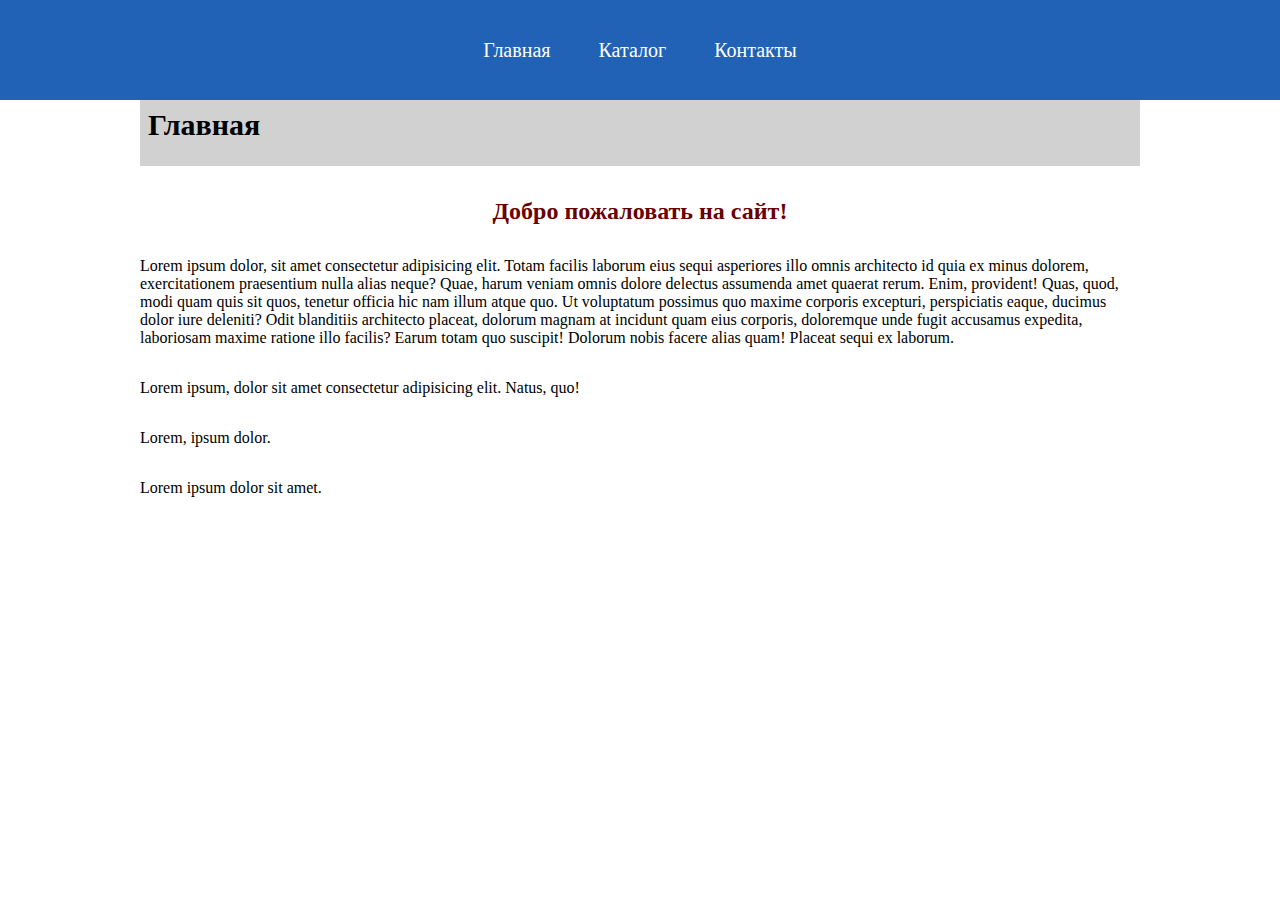
<file: Homework1/index.html>
<!DOCTYPE html>
<html lang="en">

<head>
    <meta charset="UTF-8">
    <meta name="viewport" content="width=device-width, initial-scale=1.0">
    <link rel="stylesheet" href="style.css">
    <title>Index</title>
</head>

<body>
    <ul class="menu">
        <li><a class="menu__head" href="index.html">Главная</a></li>
        <li><a class="menu__head" href="catalog/catalog.html">Каталог</a></li>
        <li><a class="menu__head" href="contacts.html">Контакты</a></li>
    </ul>
    <div class="content center">
        <h1 class="content__head">Главная</h1>
        <h2 class="content__heading">Добро пожаловать на сайт!</h2>
        <p class="content__text">Lorem ipsum dolor, sit amet consectetur adipisicing elit. Totam facilis laborum eius sequi
            asperiores illo omnis architecto id quia ex minus dolorem, exercitationem praesentium nulla alias neque?
            Quae, harum veniam omnis dolore delectus assumenda amet quaerat rerum. Enim, provident! Quas, quod, modi
            quam quis sit quos, tenetur officia hic nam illum atque quo. Ut voluptatum possimus quo maxime corporis
            excepturi, perspiciatis eaque, ducimus dolor iure deleniti? Odit blanditiis architecto placeat, dolorum
            magnam at incidunt quam eius corporis, doloremque unde fugit accusamus expedita, laboriosam maxime ratione
            illo facilis? Earum totam quo suscipit! Dolorum nobis facere alias quam! Placeat sequi ex laborum.</p>
        <p>Lorem ipsum, dolor sit amet consectetur adipisicing elit. Natus, quo!</p>
        <p>Lorem, ipsum dolor.</p>
        <p>Lorem ipsum dolor sit amet.</p>
    </div>
</body>

</html>
</file>
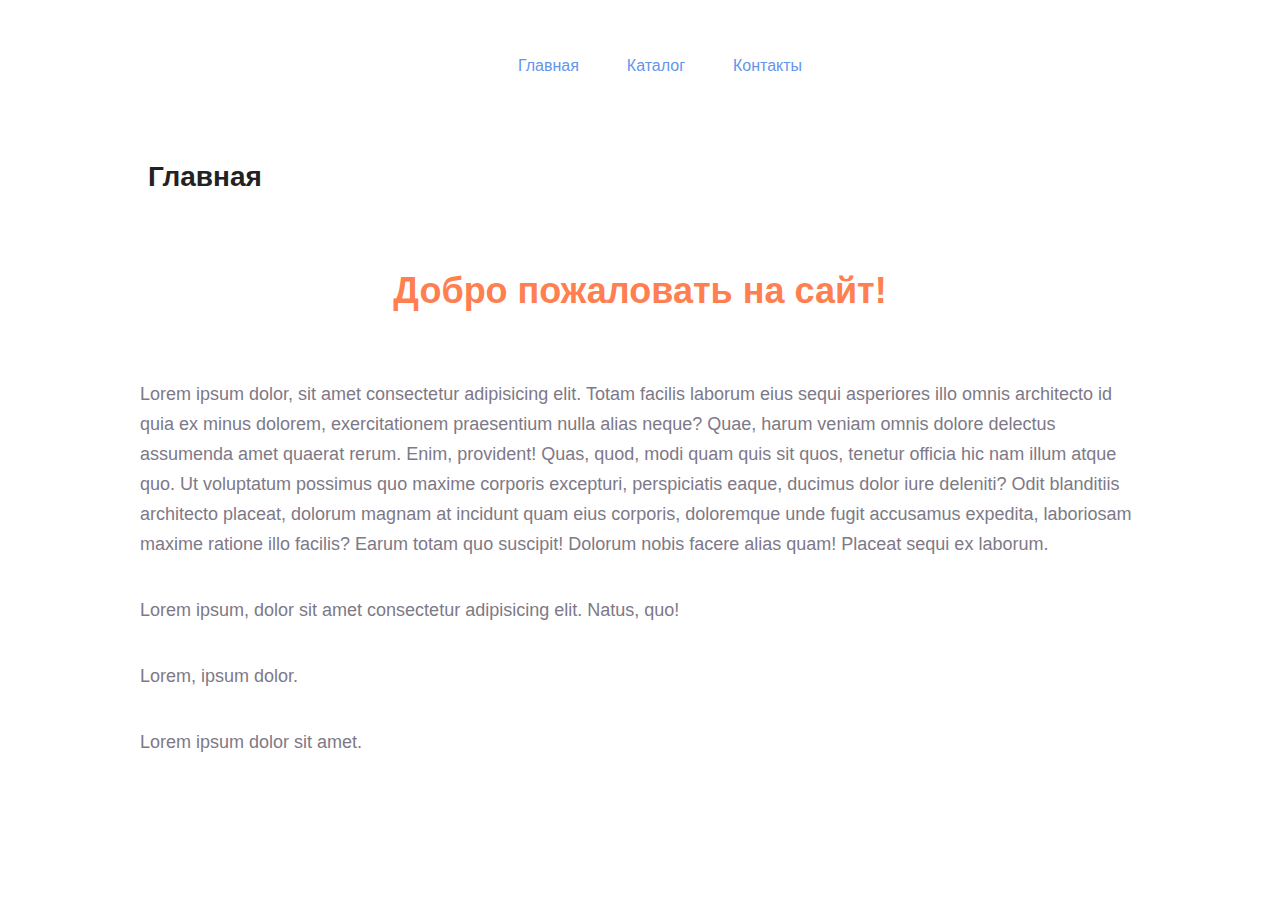
<file: Homework2/index.html>
<!DOCTYPE html>
<html lang="en">

<head>
    <meta charset="UTF-8">
    <meta name="viewport" content="width=device-width, initial-scale=1.0">
    <link rel="stylesheet" href="style.css">
    <title>Index</title>
</head>

<body>
    <ul class="menu">
        <li><a class="menu__head" href="index.html">Главная</a></li>
        <li><a class="menu__head" href="catalog/catalog.html">Каталог</a></li>
        <li><a class="menu__head" href="contacts.html">Контакты</a></li>
    </ul>
    <div class="content center">
        <h1 class="content__head">Главная</h1>
        <h2 class="content__heading">Добро пожаловать на сайт!</h2>
        <p class="content__text">Lorem ipsum dolor, sit amet consectetur adipisicing elit. Totam facilis laborum eius sequi
            asperiores illo omnis architecto id quia ex minus dolorem, exercitationem praesentium nulla alias neque?
            Quae, harum veniam omnis dolore delectus assumenda amet quaerat rerum. Enim, provident! Quas, quod, modi
            quam quis sit quos, tenetur officia hic nam illum atque quo. Ut voluptatum possimus quo maxime corporis
            excepturi, perspiciatis eaque, ducimus dolor iure deleniti? Odit blanditiis architecto placeat, dolorum
            magnam at incidunt quam eius corporis, doloremque unde fugit accusamus expedita, laboriosam maxime ratione
            illo facilis? Earum totam quo suscipit! Dolorum nobis facere alias quam! Placeat sequi ex laborum.</p>
        <p class="content__text">Lorem ipsum, dolor sit amet consectetur adipisicing elit. Natus, quo!</p>
        <p class="content__text">Lorem, ipsum dolor.</p>
        <p class="content__text">Lorem ipsum dolor sit amet.</p>
    </div>
</body>

</html>
</file>
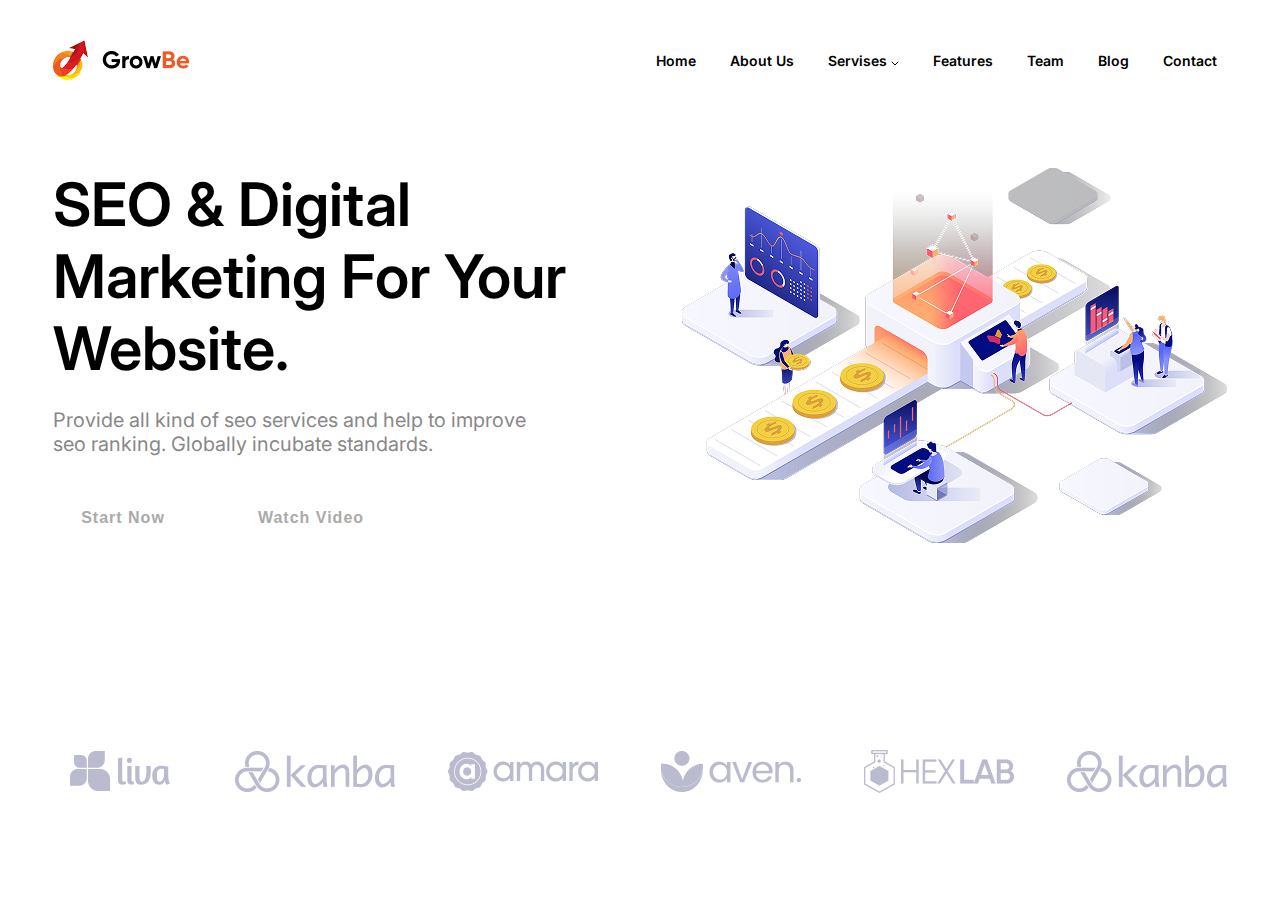
<file: Homework3/index.html>
<!DOCTYPE html>
<html lang="en">

<head>
    <meta charset="UTF-8">
    <meta name="viewport" content="width=device-width, initial-scale=1.0">
    <link rel="stylesheet" href="style.css">
    <link rel="preconnect" href="https://fonts.googleapis.com">
    <link rel="preconnect" href="https://fonts.gstatic.com" crossorigin>
    <link
        href="https://fonts.googleapis.com/css2?family=Inter:ital,opsz,wght@0,14..32,100..900;1,14..32,100..900&display=swap"
        rel="stylesheet">
    <title>Index</title>
</head>

<body>
    <header class="header center">
        <div class="header__menu">
            <a href="#" class="header__logo"><img src="img/Logo.png"></a>
            <ul class="header__box">
                <li><a class="header__text" href="#">Home</a></li>
                <li><a class="header__text" href="#">About Us</a></li>
                <li><a class="header__text" href="#">Servises
                        <svg width="8" height="5" viewBox="0 0 8 5" fill="none" xmlns="http://www.w3.org/2000/svg">
                            <path d="M1 1L4 4L7 1" stroke="black" stroke-linecap="round" stroke-linejoin="round" />
                        </svg>
                    </a>
                </li>
                <li><a class="header__text" href="#">Features</a></li>
                <li><a class="header__text" href="#">Team</a></li>
                <li><a class="header__text" href="#">Blog</a></li>
                <li><a class="header__text" href="#">Contact</a></li>
            </ul>
        </div>
    </header>
    <div class="content center">
        <div class="content__lean">
            <h1 class="content__head">SEO & Digital
                Marketing For Your
                Website.</h1>
            <p class="content__text">Provide all kind of seo services and help to improve
                <br>seo ranking. Globally incubate standards.
            </p>
            <div class="content__button">
                <button class="content__button_start">Start Now</button>
                <button class="content__button_watch">Watch Video</button>
            </div>
        </div>
        <div class="content_img">
            <img src="img/koncept.png">
        </div>
    </div>
    <footer class="footer center">
        <a href="#" class="footer_link"><svg  width="134" height="50" viewBox="0 0 134 50" fill="none"
                xmlns="http://www.w3.org/2000/svg" xmlns:xlink="http://www.w3.org/1999/xlink">
                <rect width="134" height="50" fill="url(#pattern0_16_3487)" />
                <defs>
                    <pattern id="pattern0_16_3487" patternContentUnits="objectBoundingBox" width="1" height="1">
                        <use xlink:href="#image0_16_3487" transform="matrix(0.00746269 0 0 0.02 -0.0970149 0)" />
                    </pattern>
                    <image id="image0_16_3487" width="160" height="50" preserveAspectRatio="none"
                        xlink:href="[data-uri]" />
                </defs>
            </svg>
        </a>
        <a href="#" class="footer_link"><svg width="160" height="50" viewBox="0 0 160 50" fill="none"
                xmlns="http://www.w3.org/2000/svg" xmlns:xlink="http://www.w3.org/1999/xlink">
                <rect width="160" height="50" fill="url(#pattern0_16_3492)" />
                <defs>
                    <pattern id="pattern0_16_3492" patternContentUnits="objectBoundingBox" width="1" height="1">
                        <use xlink:href="#image0_16_3492" transform="scale(0.00625 0.02)" />
                    </pattern>
                    <image id="image0_16_3492" width="160" height="50" preserveAspectRatio="none"
                        xlink:href="[data-uri]" />
                </defs>
            </svg>
        </a>
        <a href="#" class="footer_link"><svg width="160" height="50" viewBox="0 0 160 50" fill="none"
                xmlns="http://www.w3.org/2000/svg" xmlns:xlink="http://www.w3.org/1999/xlink">
                <rect width="160" height="50" fill="url(#pattern0_16_3489)" />
                <defs>
                    <pattern id="pattern0_16_3489" patternContentUnits="objectBoundingBox" width="1" height="1">
                        <use xlink:href="#image0_16_3489" transform="scale(0.00625 0.02)" />
                    </pattern>
                    <image id="image0_16_3489" width="160" height="50" preserveAspectRatio="none"
                        xlink:href="[data-uri]" />
                </defs>
            </svg>
        </a>
        <a href="#" class="footer_link">
            <svg width="160" height="50" viewBox="0 0 160 50" fill="none" xmlns="http://www.w3.org/2000/svg"
                xmlns:xlink="http://www.w3.org/1999/xlink">
                <rect width="160" height="50" fill="url(#pattern0_16_3490)" />
                <defs>
                    <pattern id="pattern0_16_3490" patternContentUnits="objectBoundingBox" width="1" height="1">
                        <use xlink:href="#image0_16_3490" transform="scale(0.00625 0.02)" />
                    </pattern>
                    <image id="image0_16_3490" width="160" height="50" preserveAspectRatio="none"
                        xlink:href="[data-uri]" />
                </defs>
            </svg>
        </a>
        <a href="#" class="footer_link"><svg width="160" height="50" viewBox="0 0 160 50" fill="none"
                xmlns="http://www.w3.org/2000/svg" xmlns:xlink="http://www.w3.org/1999/xlink">
                <rect width="160" height="50" fill="url(#pattern0_16_3491)" />
                <defs>
                    <pattern id="pattern0_16_3491" patternContentUnits="objectBoundingBox" width="1" height="1">
                        <use xlink:href="#image0_16_3491" transform="scale(0.00625 0.02)" />
                    </pattern>
                    <image id="image0_16_3491" width="160" height="50" preserveAspectRatio="none"
                        xlink:href="[data-uri]" />
                </defs>
            </svg>
        </a>
        <a href="#" class="footer_link"><svg width="160" height="50" viewBox="0 0 160 50" fill="none"
                xmlns="http://www.w3.org/2000/svg" xmlns:xlink="http://www.w3.org/1999/xlink">
                <rect width="160" height="50" fill="url(#pattern0_16_3492)" />
                <defs>
                    <pattern id="pattern0_16_3492" patternContentUnits="objectBoundingBox" width="1" height="1">
                        <use xlink:href="#image0_16_3492" transform="scale(0.00625 0.02)" />
                    </pattern>
                    <image id="image0_16_3492" width="160" height="50" preserveAspectRatio="none"
                        xlink:href="[data-uri]" />
                </defs>
            </svg>
        </a>
    </footer>
</body>

</html>
</file>
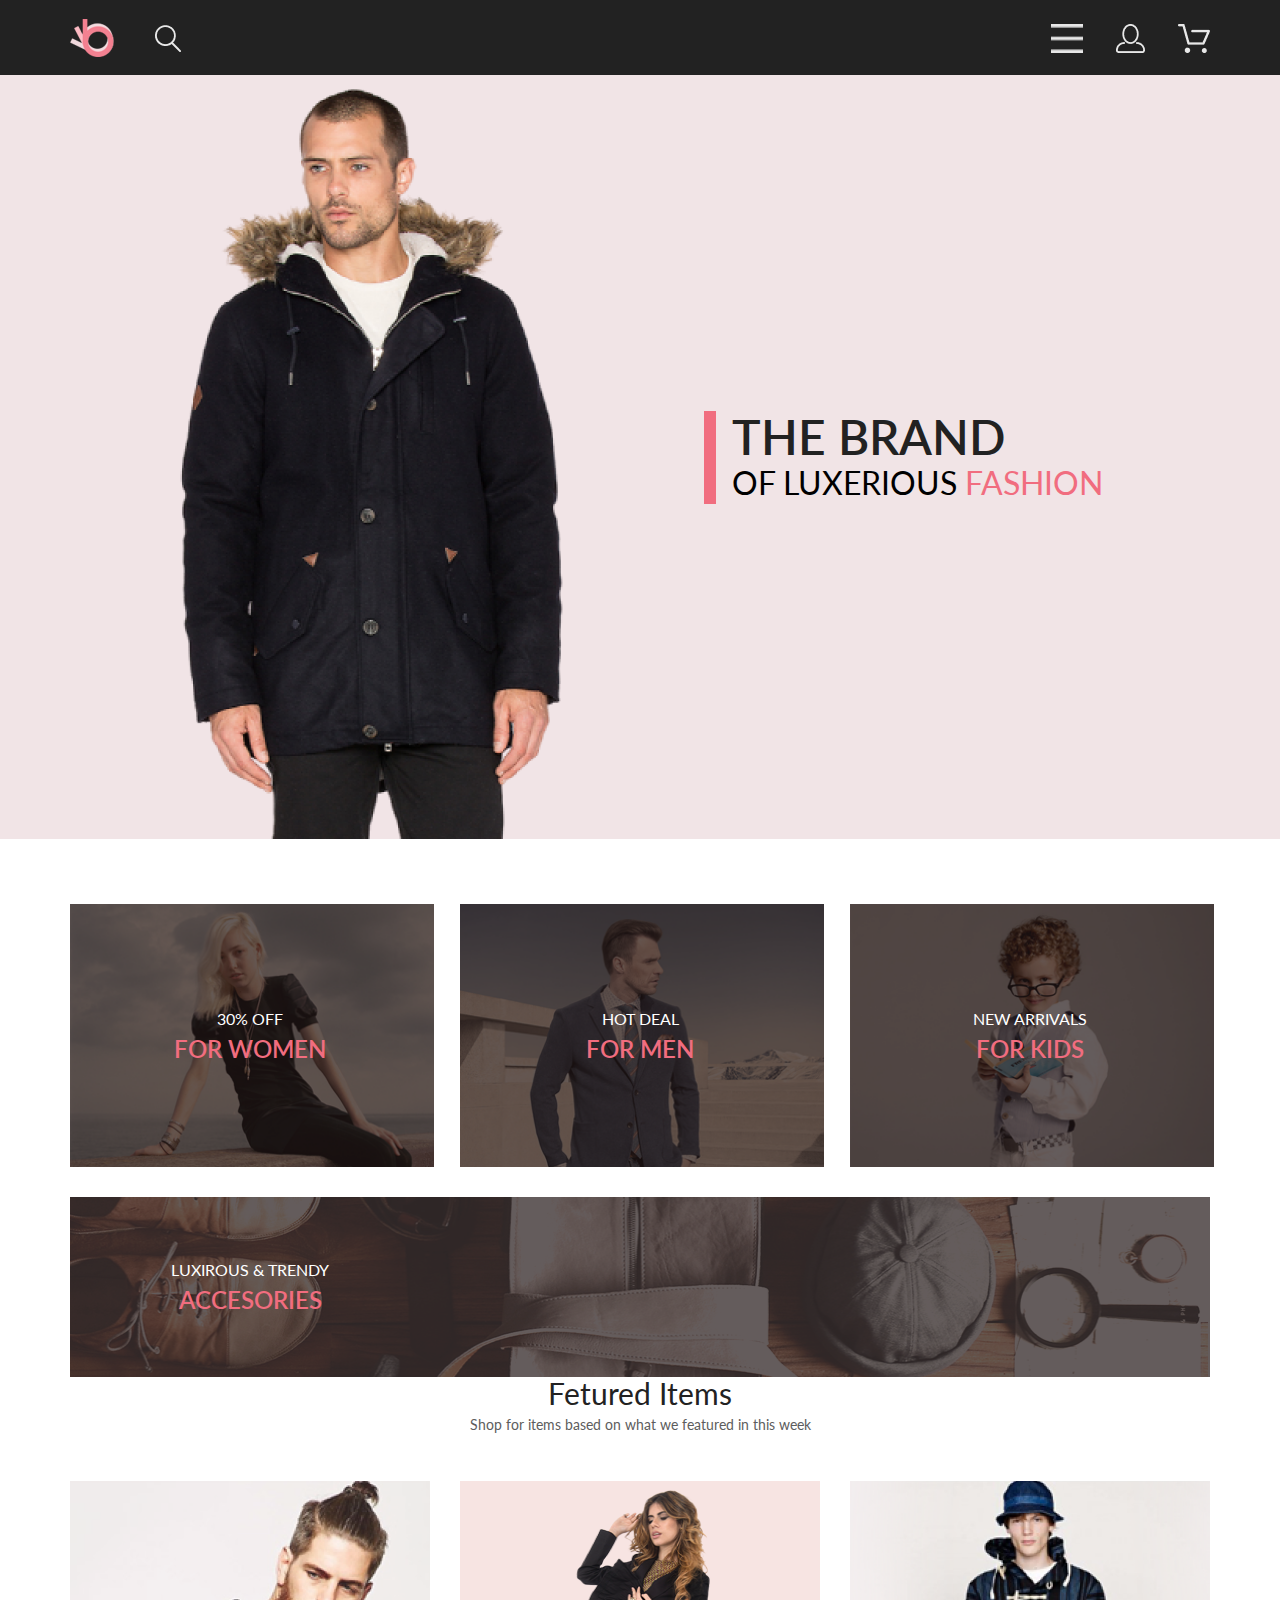
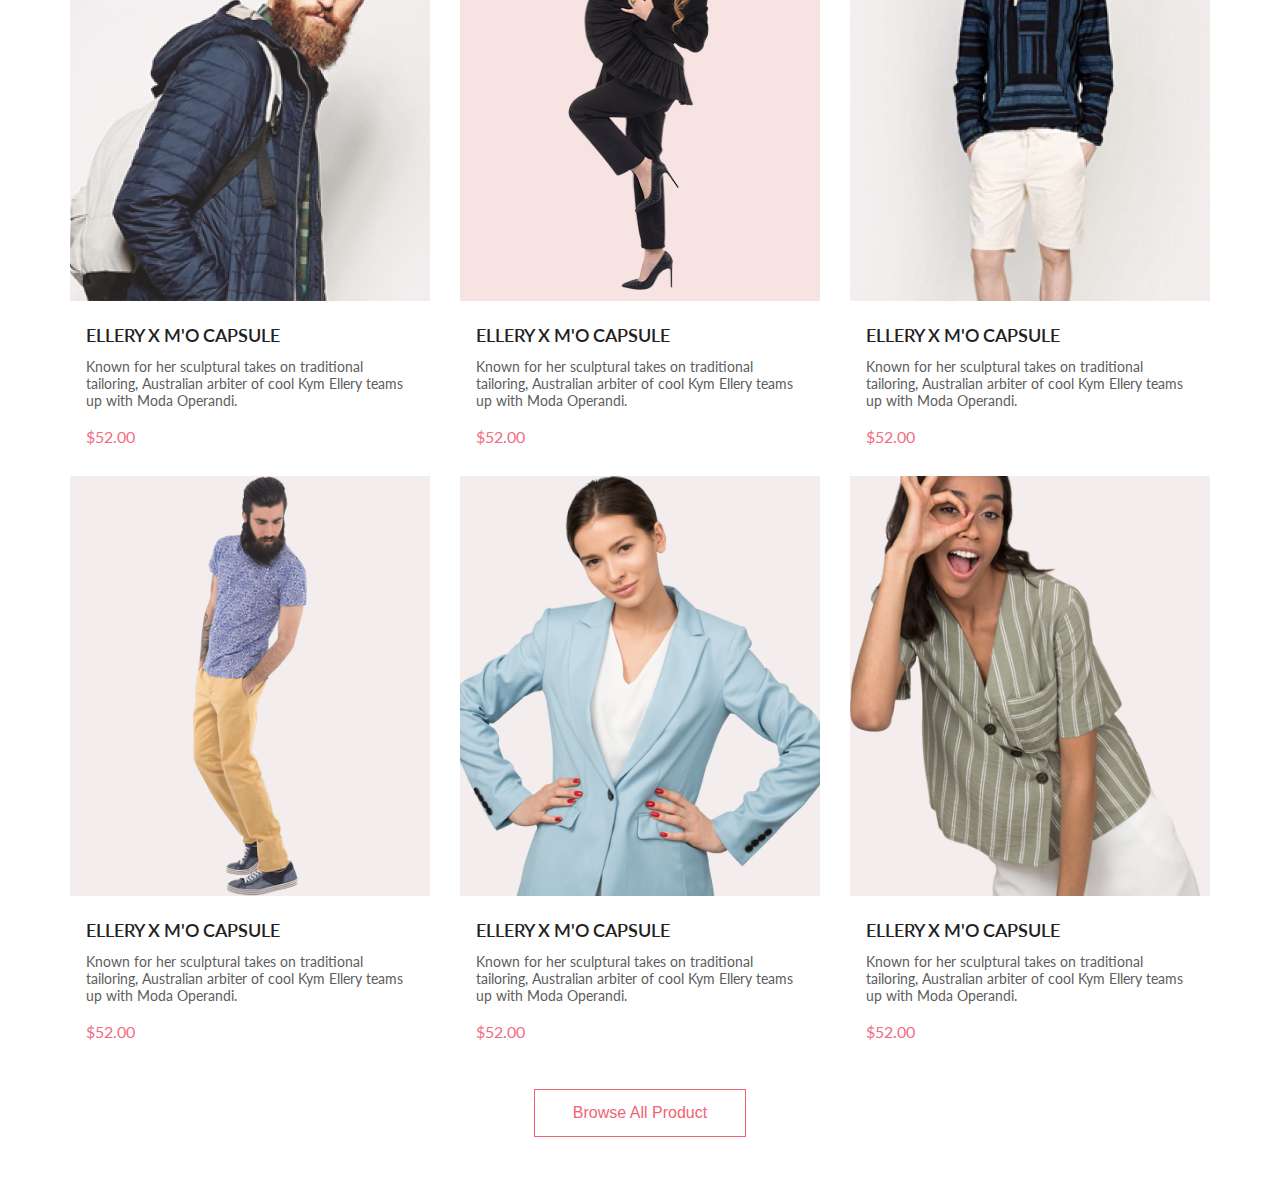
<file: Homework6/index.html>
<!DOCTYPE html>
<html lang="en">

<head>
    <meta charset="UTF-8">
    <meta name="viewport" content="width=device-width, initial-scale=1.0">
    <link rel="stylesheet" href="css/style.css">
    <link rel="preconnect" href="https://fonts.googleapis.com">
    <link rel="preconnect" href="https://fonts.gstatic.com" crossorigin>
    <link
        href="https://fonts.googleapis.com/css2?family=Lato:ital,wght@0,100;0,300;0,400;0,700;0,900;1,100;1,300;1,400;1,700;1,900&display=swap"
        rel="stylesheet">
    <title>Index</title>
</head>

<body>
    <div class="header">
        <div class="header__box center">
            <div class="header__logo">
                <img src="img/logo.svg" alt="logo">
                <img src="img/Forma 1.png" alt="">
            </div>
            <div class="header__menu">
                <img src="img/Forma 2.png" alt="">
                <img src="img/Forma 3.png" alt="">
                <img src="img/Forma 4.png" alt="">
            </div>
        </div>

    </div>
    <div class="brand">
        <div class="brand__head center">
            <img src="img/preview1.png" alt="">
            <div class="brand__box-head">
                <p class="brand__text">THE BRAND</p>
                <p class="brand__text_mini">OF LUXERIOUS <span class="brand__text_color">FASHION</span> </p>
            </div>
        </div>
    </div>
    <div class="menu center">
        <div class="menu__category">
            <div class="menu__box-content">
                <p class="menu__category_head">30% OFF</p>
                <c class="menu__category_text">FOR WOMEN</c>  
            </div>
            <img src="img/offer1.png" alt="">
        </div>
        <div class="menu__category">
            <div class="menu__box-content">
            <p class="menu__category_head">HOT DEAL</p>
            <a href="#" class="menu__category_text">FOR MEN</a>
            </div>
            <img src="img/offer2.png" alt="">

        </div>
        <div class="menu__category">
            <div class="menu__box-content">
            <p class="menu__category_head">NEW ARRIVALS</p>
            <a href="#" class="menu__category_text">FOR KIDS</a>
            </div>
            <img src="img/offer3.png" alt="">

        </div>
        <div class="menu__category menu__category_down">
            <div class="menu__box-content">
            <p class="menu__category_head">LUXIROUS & TRENDY</p>
            <a href="#" class="menu__category_text">ACCESORIES</a>
            </div>
            <img src="img/offer4.png" alt="">

        </div>
    </div>
    <h1 class="content__head center">Fetured Items</h1>
    <p class="content__text center">Shop for items based on what we featured in this week</p>
    <div class="content center">
        <div class="product">
            <img src="img/product/product1.png" alt="">
            <a href="#" class="product__head">ELLERY X M'O CAPSULE</a>
            <p class="product__text">Known for her sculptural takes on traditional tailoring, Australian arbiter of
                cool
                Kym Ellery teams up with Moda Operandi.</p>
            <p class="product__text_price">$52.00</p>
        </div>
        <div class="product">
            <img src="img/product/product10.png" alt="">
            <a href="#" class="product__head">ELLERY X M'O CAPSULE</a>
            <p class="product__text">Known for her sculptural takes on traditional tailoring, Australian arbiter of
                cool
                Kym Ellery teams up with Moda Operandi.</p>
            <p class="product__text_price">$52.00</p>
        </div>
        <div class="product">
            <img src="img/product/product3.png" alt="">
            <a href="#" class="product__head">ELLERY X M'O CAPSULE</a>
            <p class="product__text">Known for her sculptural takes on traditional tailoring, Australian arbiter of
                cool
                Kym Ellery teams up with Moda Operandi.</p>
            <p class="product__text_price">$52.00</p>
        </div>
        <div class="product">
            <img src="img/product/product4.png" alt="">
            <a href="#" class="product__head">ELLERY X M'O CAPSULE</a>
            <p class="product__text">Known for her sculptural takes on traditional tailoring, Australian arbiter of
                cool
                Kym Ellery teams up with Moda Operandi.</p>
            <p class="product__text_price">$52.00</p>
        </div>
        <div class="product">
            <img src="img/product/product11.png" alt="">
            <a href="#" class="product__head">ELLERY X M'O CAPSULE</a>
            <p class="product__text">Known for her sculptural takes on traditional tailoring, Australian arbiter of
                cool
                Kym Ellery teams up with Moda Operandi.</p>
            <p class="product__text_price">$52.00</p>
        </div>
        <div class="product">
            <img src="img/product/product12.png" alt="">
            <a href="#" class="product__head">ELLERY X M'O CAPSULE</a>
            <p class="product__text">Known for her sculptural takes on traditional tailoring, Australian arbiter of
                cool
                Kym Ellery teams up with Moda Operandi.</p>
            <p class="product__text_price">$52.00</p>
        </div>  
      <button class="content__btn">Browse All Product</button></div>
  
</body>

</html>
</file>
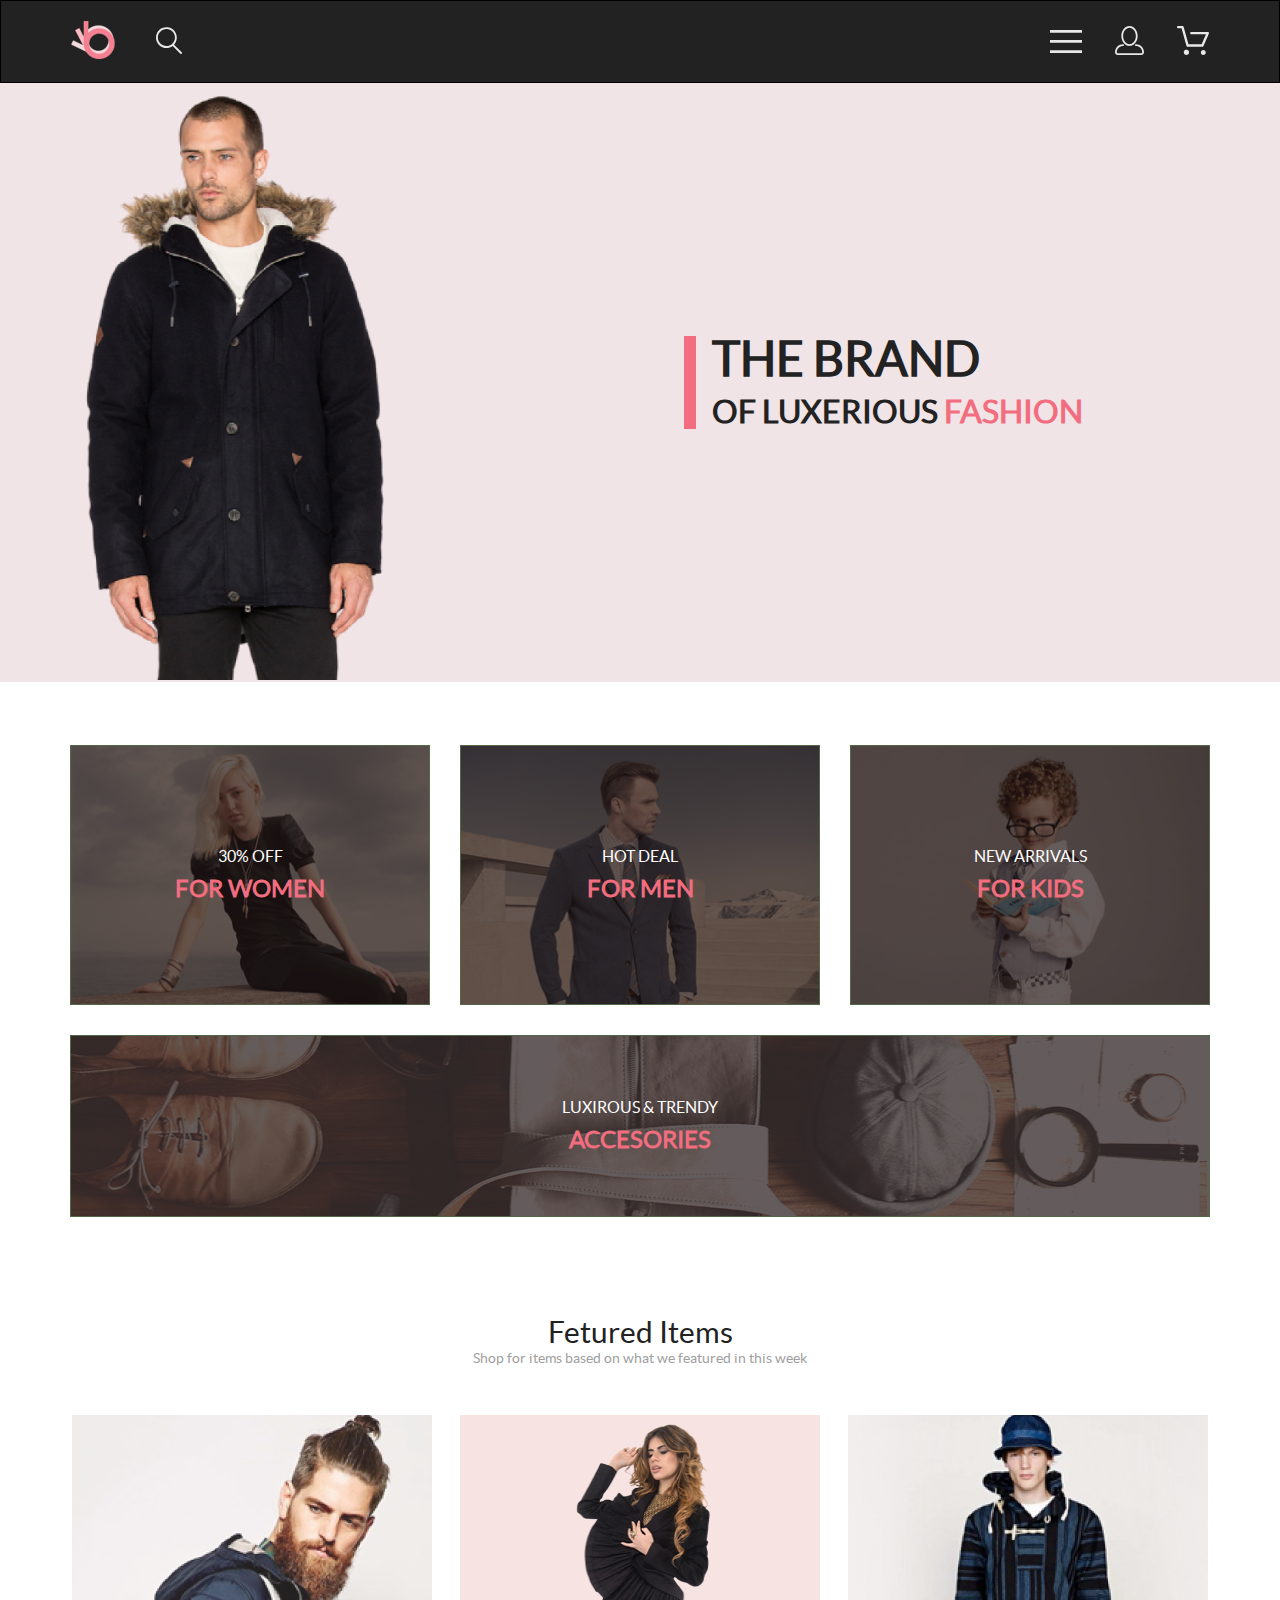
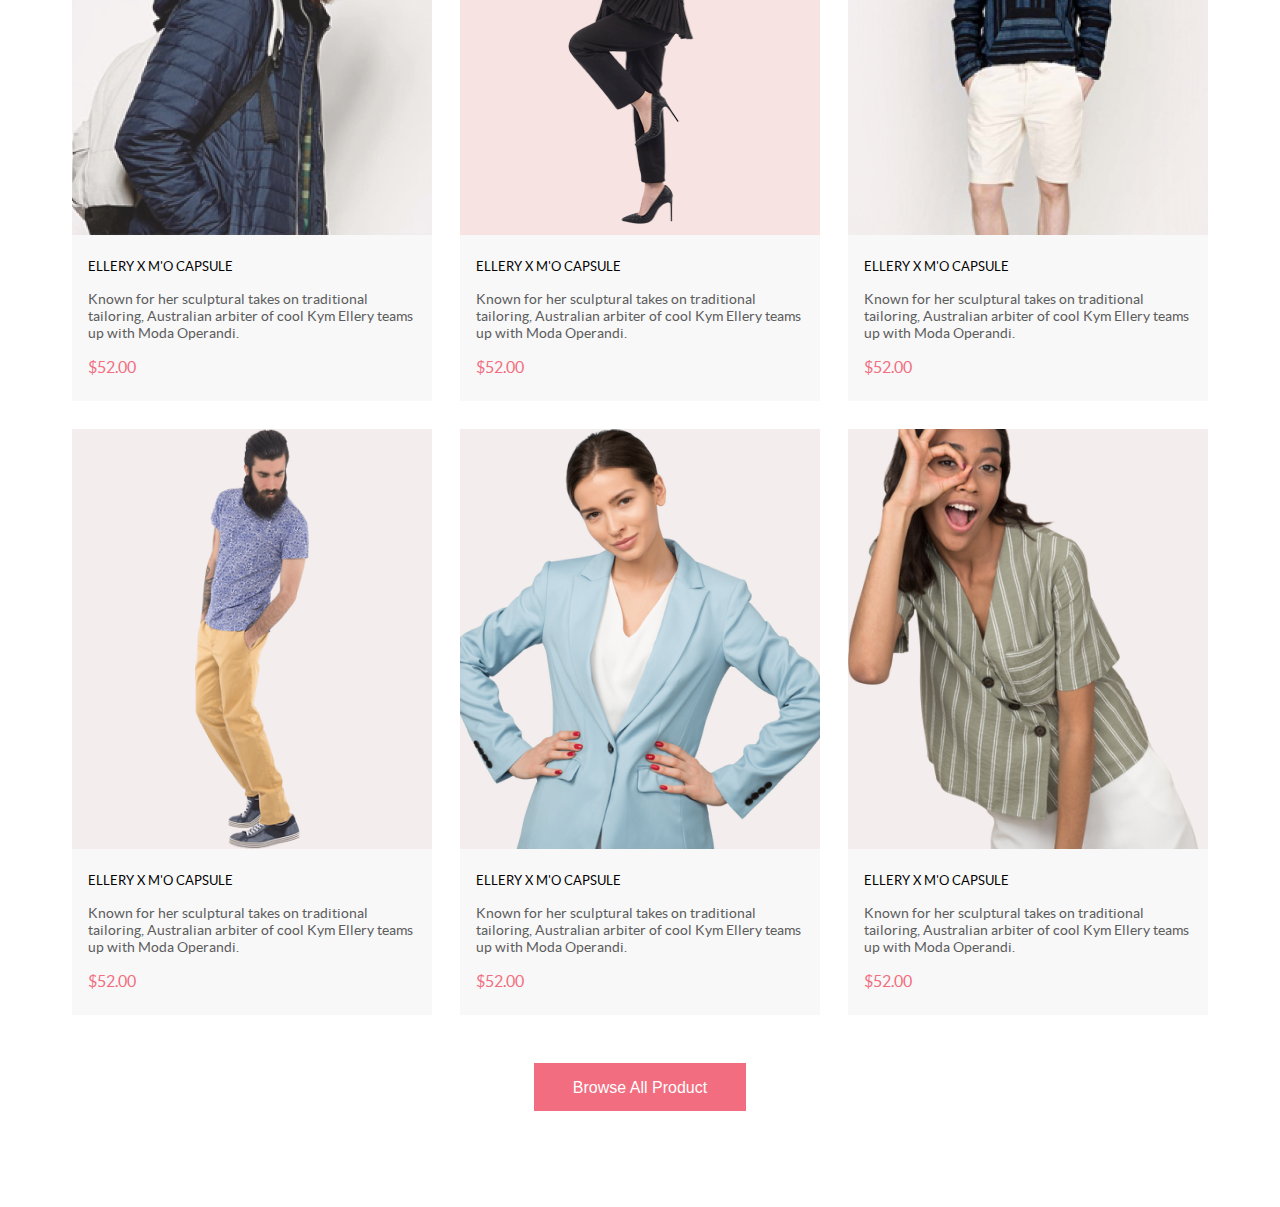
<file: Homework7/index.html>
<!DOCTYPE html>
<html lang="en">

<head>
    <meta charset="UTF-8">
    <meta name="viewport" content="width=device-width, initial-scale=1.0">
    <title>Index
    </title>
    <link rel="stylesheet" href="css/style.css">
    <link rel="preconnect" href="https://fonts.googleapis.com">
    <link rel="preconnect" href="https://fonts.gstatic.com" crossorigin>
    <link href="fonts/stylesheet.css" rel="stylesheet">
    <link href="https://fonts.googleapis.com/css2?family=Roboto:ital,wght@0,100..900;1,100..900&display=swap"
        rel="stylesheet">
</head>

<body>
    <div class="top">
        <header class="header center">
            <div class="header__left">
                <a href="index.html" class="logo"><img src="img/logo.svg" alt=""></a>
                <a href="#">
                    <svg width="26" height="27" viewBox="0 0 26 27" fill="none" xmlns="http://www.w3.org/2000/svg">
                        <path
                            d="M18.0589 17.6251C19.6705 15.865 20.6275 13.6039 20.769 11.2216C20.9106 8.83932 20.2281 6.48088 18.8362 4.54232C17.4443 2.60377 15.4278 1.20318 13.1252 0.575765C10.8227 -0.0516554 8.37437 0.132305 6.19143 1.09675C4.0085 2.0612 2.22389 3.74739 1.1373 5.87217C0.0507149 7.99695 -0.271678 10.4309 0.224264 12.7653C0.720206 15.0997 2.00428 17.1923 3.86085 18.6919C5.71741 20.1914 8.0334 21.0064 10.4199 21.0001C12.6723 21.0031 14.8638 20.2691 16.6599 18.9101L24.4079 26.7171C24.4934 26.8061 24.5958 26.8772 24.7091 26.9261C24.8225 26.9751 24.9444 27.0009 25.0679 27.0021C25.1916 27.0024 25.314 26.9773 25.4276 26.9283C25.5411 26.8793 25.6434 26.8074 25.7279 26.7171C25.9018 26.5362 25.999 26.295 25.999 26.0441C25.999 25.7931 25.9018 25.5519 25.7279 25.371L18.0589 17.6251ZM1.88589 10.5001C1.89873 8.81477 2.41021 7.17101 3.35586 5.776C4.30151 4.38098 5.63899 3.29715 7.1997 2.66114C8.76042 2.02513 10.4745 1.86542 12.1258 2.20213C13.7772 2.53884 15.2919 3.3569 16.479 4.55319C17.6661 5.74948 18.4725 7.27044 18.7965 8.92433C19.1204 10.5782 18.9475 12.291 18.2995 13.8468C17.6515 15.4026 16.5574 16.7316 15.1551 17.6665C13.7529 18.6014 12.1052 19.1002 10.4199 19.1C8.14843 19.0892 5.97409 18.1775 4.3741 16.5652C2.77412 14.9528 1.87924 12.7715 1.88589 10.5001Z"
                            fill="#E8E8E8" />
                    </svg>
                </a>
            </div>
            <div class="header__right">

                    <svg width="32" height="23" viewBox="0 0 32 23" fill="none" xmlns="http://www.w3.org/2000/svg">
                        <path d="M0 23V20.31H32V23H0ZM0 12.76V10.07H32V12.76H0ZM0 2.69V0H32V2.69H0Z" fill="#E8E8E8" />
                    </svg>
                <a class="header__right_registration" href="#">
                    <svg width="29" height="29" viewBox="0 0 29 29" fill="none" xmlns="http://www.w3.org/2000/svg">
                        <path
                            d="M14.5 19.937C19 19.937 22.656 15.464 22.656 9.968C22.656 4.472 19 0 14.5 0C13.3631 0.0217413 12.2463 0.303398 11.2351 0.823397C10.2239 1.34339 9.34507 2.08794 8.66602 3C7.12663 4.99573 6.30819 7.45381 6.34399 9.974C6.34399 15.465 10 19.937 14.5 19.937ZM14.5 1.813C18 1.813 20.844 5.472 20.844 9.969C20.844 14.466 17.998 18.125 14.5 18.125C11.002 18.125 8.15603 14.465 8.15503 9.969C8.15403 5.473 11 1.813 14.5 1.813ZM20.844 18.125C20.6036 18.125 20.373 18.2205 20.203 18.3905C20.033 18.5605 19.9375 18.7911 19.9375 19.0315C19.9375 19.2719 20.033 19.5025 20.203 19.6725C20.373 19.8425 20.6036 19.938 20.844 19.938C22.526 19.9399 24.1386 20.6088 25.3279 21.7982C26.5172 22.9875 27.1861 24.6 27.188 26.282C27.1875 26.5221 27.0918 26.7523 26.922 26.9221C26.7522 27.0918 26.5221 27.1875 26.282 27.188H2.71997C2.47985 27.1875 2.24975 27.0918 2.07996 26.9221C1.91016 26.7523 1.81449 26.5221 1.81396 26.282C1.81608 24.6001 2.48517 22.9877 3.67444 21.7985C4.86371 20.6092 6.47608 19.9401 8.15796 19.938C8.39824 19.938 8.62868 19.8425 8.79858 19.6726C8.96849 19.5027 9.06396 19.2723 9.06396 19.032C9.06396 18.7917 8.96849 18.5613 8.79858 18.3914C8.62868 18.2215 8.39824 18.126 8.15796 18.126C5.99541 18.1279 3.92201 18.9875 2.39258 20.5164C0.863144 22.0453 0.00264777 24.1185 0 26.281C0.000794067 27.0019 0.287502 27.693 0.797241 28.2027C1.30698 28.7125 1.99811 28.9992 2.71899 29H26.282C27.0027 28.9989 27.6936 28.7121 28.2031 28.2024C28.7126 27.6927 28.9992 27.0017 29 26.281C28.9974 24.1187 28.1372 22.0457 26.6083 20.5168C25.0793 18.9878 23.0063 18.1276 20.844 18.125Z"
                            fill="#E8E8E8" />
                    </svg>
                </a>
                <a class="header__right_shop" href="#">
                    <svg width="32" height="29" viewBox="0 0 32 29" fill="none" xmlns="http://www.w3.org/2000/svg">
                        <path
                            d="M26.1998 29C25.5521 28.9738 24.9404 28.6948 24.4961 28.2227C24.0518 27.7506 23.8103 27.1232 23.8234 26.475C23.8365 25.8269 24.1032 25.2097 24.5662 24.7559C25.0292 24.3022 25.6516 24.048 26.2999 24.048C26.9482 24.048 27.5706 24.3022 28.0336 24.7559C28.4966 25.2097 28.7633 25.8269 28.7764 26.475C28.7895 27.1232 28.5479 27.7506 28.1036 28.2227C27.6593 28.6948 27.0477 28.9738 26.3999 29H26.1998ZM6.75183 26.32C6.75183 25.79 6.90901 25.2718 7.20349 24.8311C7.49797 24.3904 7.91654 24.0469 8.40625 23.844C8.89596 23.6412 9.43484 23.5881 9.95471 23.6915C10.4746 23.7949 10.9521 24.0502 11.3269 24.425C11.7017 24.7998 11.957 25.2773 12.0604 25.7972C12.1638 26.317 12.1107 26.8559 11.9078 27.3456C11.705 27.8353 11.3615 28.2539 10.9208 28.5483C10.4801 28.8428 9.96194 29 9.43188 29C9.07977 29.0003 8.73102 28.9311 8.40564 28.7966C8.08026 28.662 7.7846 28.4646 7.53552 28.2158C7.28645 27.9669 7.08891 27.6713 6.9541 27.3461C6.81929 27.0208 6.74988 26.6721 6.74988 26.32H6.75183ZM10.5519 20.686C10.2924 20.6868 10.0398 20.6024 9.83301 20.4457C9.62617 20.2891 9.47648 20.0689 9.40686 19.819L4.57385 2.36401H1.18091C0.867422 2.36401 0.566761 2.23947 0.345093 2.01781C0.123425 1.79614 -0.00109863 1.49549 -0.00109863 1.18201C-0.00109863 0.868519 0.123425 0.567873 0.345093 0.346205C0.566761 0.124537 0.867422 5.81268e-06 1.18091 5.81268e-06H5.46191C5.7214 -0.00080736 5.97394 0.0837201 6.18066 0.240568C6.38739 0.397416 6.53674 0.617884 6.60583 0.868006L11.4388 18.323H24.6168L28.9999 8.27501H14.3999C14.2417 8.27961 14.0843 8.25242 13.9368 8.19507C13.7893 8.13771 13.6548 8.05134 13.5413 7.94108C13.4277 7.83082 13.3375 7.69891 13.2759 7.55315C13.2143 7.40739 13.1825 7.25075 13.1825 7.0925C13.1825 6.93426 13.2143 6.77762 13.2759 6.63186C13.3375 6.4861 13.4277 6.35419 13.5413 6.24393C13.6548 6.13367 13.7893 6.0473 13.9368 5.98994C14.0843 5.93259 14.2417 5.90541 14.3999 5.91001H30.8129C31.0086 5.90996 31.2011 5.95866 31.3733 6.05172C31.5454 6.14478 31.6917 6.27926 31.7988 6.44301C31.9067 6.60729 31.9723 6.79569 31.9897 6.99145C32.0072 7.18721 31.976 7.38424 31.8989 7.565L26.4939 19.977C26.4015 20.1876 26.2499 20.3668 26.0574 20.4927C25.8649 20.6186 25.6399 20.6858 25.4099 20.686H10.5519Z"
                            fill="#E8E8E8" />
                    </svg>
                </a>
            </div>
        </header>
        <div class="box">
            <div class="box__left">
                <div class="brand__preview"><img src="img/preview1.png"></div>
            </div>
            <div class="box__right">
                <div class="brand__head">
                    <a href="#" class="brand__link">THE BRAND<br>
                        <snap class="brand__link_black">OF LUXERIOUS
                            <snap class="brand__link_pink">FASHION</snap>
                        </snap>
                    </a>
                </div>
            </div>
        </div>
    </div>
    <div class="offer center">
        <div class="offer__box">
            <img src="img/offer1.png">
            <a href="#" class="offer__text">30% OFF
                <p class="offer__group">FOR WOMEN</p>
            </a>
        </div>
        <div class="offer__box">
            <img src="img/offer2.png">
            <a href="#" class="offer__text">HOT DEAL
                <p class="offer__group">FOR MEN</p>
            </a>
        </div>
        <div class="offer__box">
            <img src="img/offer3.png">
            <a href="#" class="offer__text">NEW ARRIVALS
                <p class="offer__group">FOR KIDS</p>
            </a>
        </div>
        <div class="offer__box offer__box_long">
            <img src="img/offer4.png">
            <a href="#" class="offer__text">LUXIROUS & TRENDY
                <p class="offer__group">ACCESORIES</p>
            </a>
        </div>
    </div>
    <div class="product-head center">
        <div>
            <p class="product-head__name">Fetured Items</p>
            <p class="product-head__text">Shop for items based on what we featured in this week</p>
        </div>

    </div>
    <div class="product-box center">
        <div class="product">
            <img src="img/product/product1.png" alt="product">
            <div class="product__content">
                <a href="#" class="product__name">ELLERY X M'O CAPSULE</a>
                <p class="product__text">
                    Known for her sculptural takes on traditional tailoring,
                    Australian arbiter of cool Kym Ellery teams up with Moda Operandi.
                </p>
                <p class="product__price">$52.00</p>
            </div>
        </div>
        <div class="product">
            <img src="img/product/product10.png" alt="product">
            <div class="product__content">
                <a href="#" class="product__name">ELLERY X M'O CAPSULE</a>
                <p class="product__text">
                    Known for her sculptural takes on traditional tailoring,
                    Australian arbiter of cool Kym Ellery teams up with Moda Operandi.
                </p>
                <p class="product__price">$52.00</p>
            </div>
        </div>
        <div class="product">
            <img src="img/product/product3.png" alt="product">
            <div class="product__content">

                <a href="#" class="product__name">ELLERY X M'O CAPSULE</a>
                <p class="product__text">
                    Known for her sculptural takes on traditional tailoring,
                    Australian arbiter of cool Kym Ellery teams up with Moda Operandi.
                </p>
                <p class="product__price">$52.00</p>
            </div>
        </div>
        <div class="product">
            <img src="img/product/product4.png" alt="product">
            <div class="product__content">
                <a href="#" class="product__name">ELLERY X M'O CAPSULE</a>
                <p class="product__text">
                    Known for her sculptural takes on traditional tailoring,
                    Australian arbiter of cool Kym Ellery teams up with Moda Operandi.
                </p>
                <p class="product__price">$52.00</p>
            </div>
        </div>
        <div class="product">
            <img src="img/product/product11.png" alt="product">
            <div class="product__content">
                <a href="#" class="product__name">ELLERY X M'O CAPSULE</a>
                <p class="product__text">
                    Known for her sculptural takes on traditional tailoring,
                    Australian arbiter of cool Kym Ellery teams up with Moda Operandi.
                </p>
                <p class="product__price">$52.00</p>
            </div>
        </div>
        <div class="product">
            <img src="img/product/product12.png" alt="product">
            <div class="product__content">
                <a href="#" class="product__name">ELLERY X M'O CAPSULE</a>
                <p class="product__text">
                    Known for her sculptural takes on traditional tailoring,
                    Australian arbiter of cool Kym Ellery teams up with Moda Operandi.
                </p>
                <p class="product__price">$52.00</p>
            </div>
        </div>
    </div>
    <div class="product-button">
        <button class="product-button__button">Browse All Product</button>
    </div>
    </div>
</body>

</html>
</file>
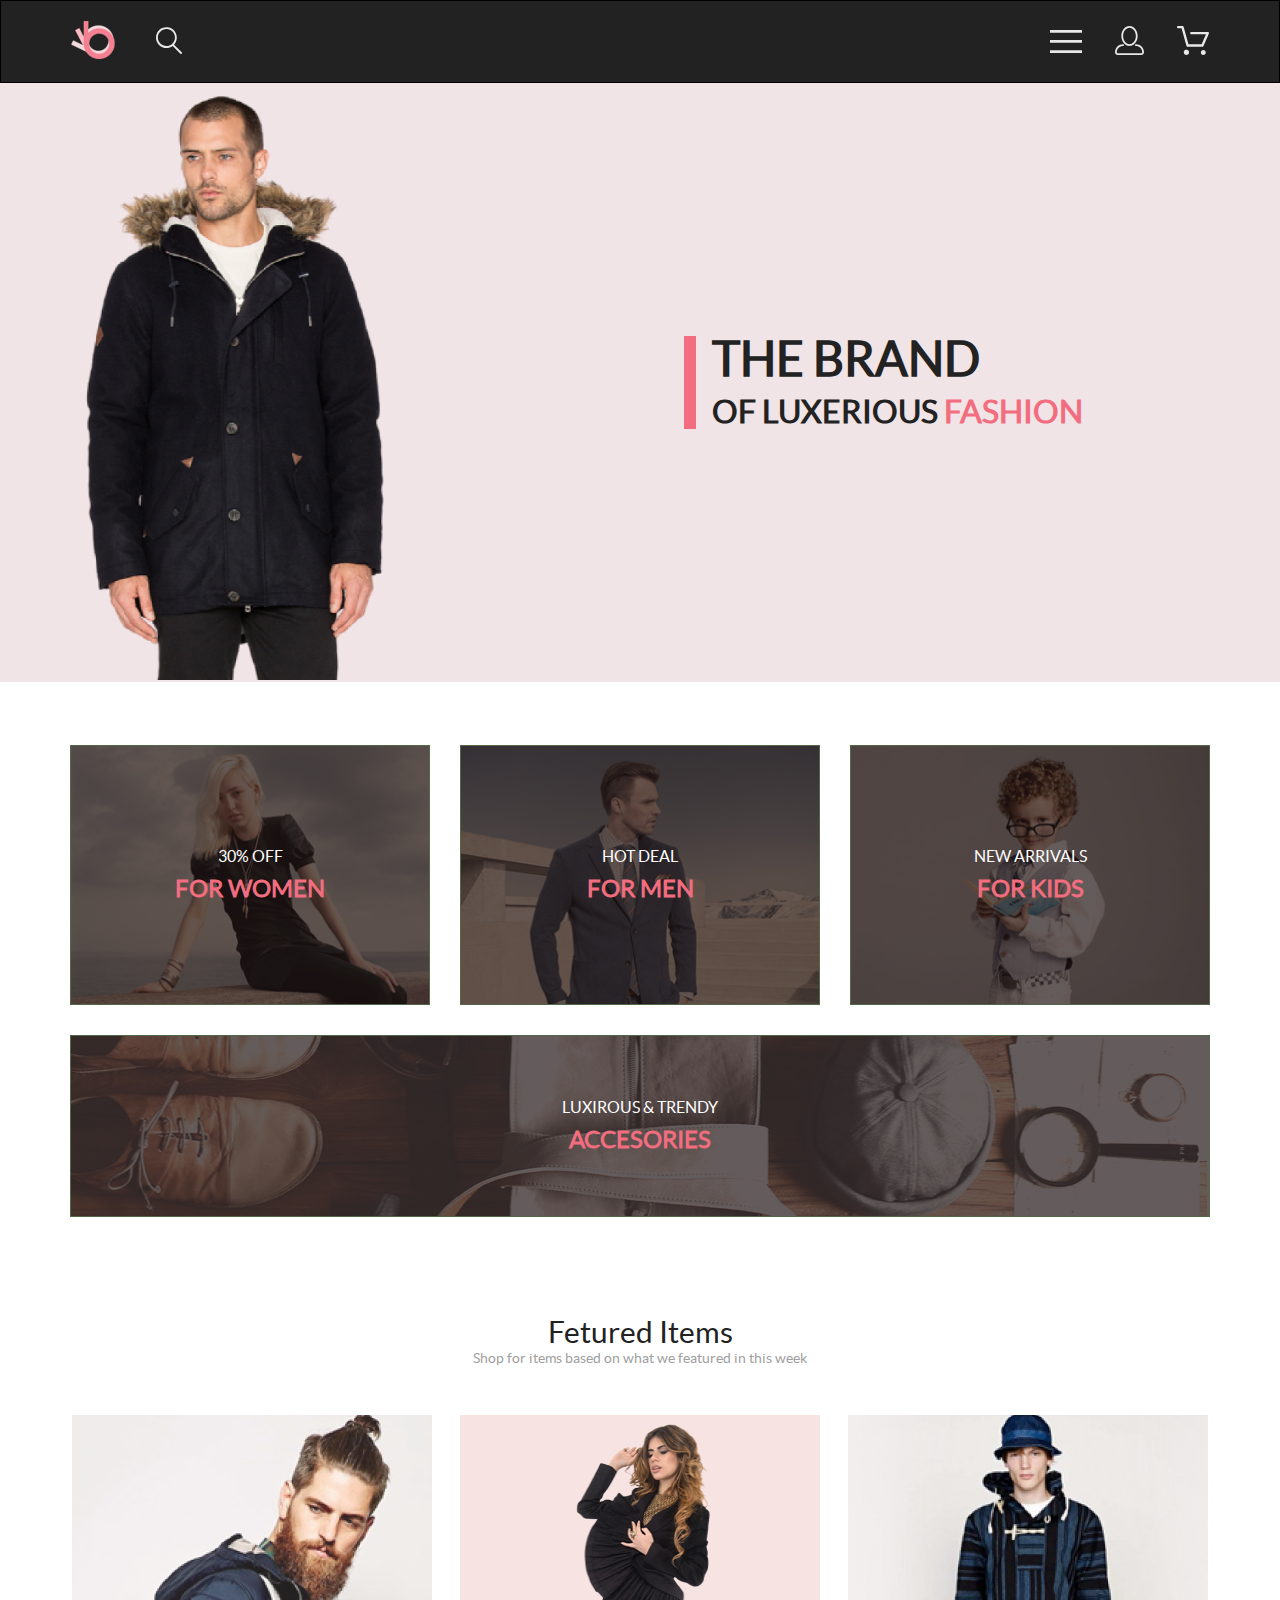
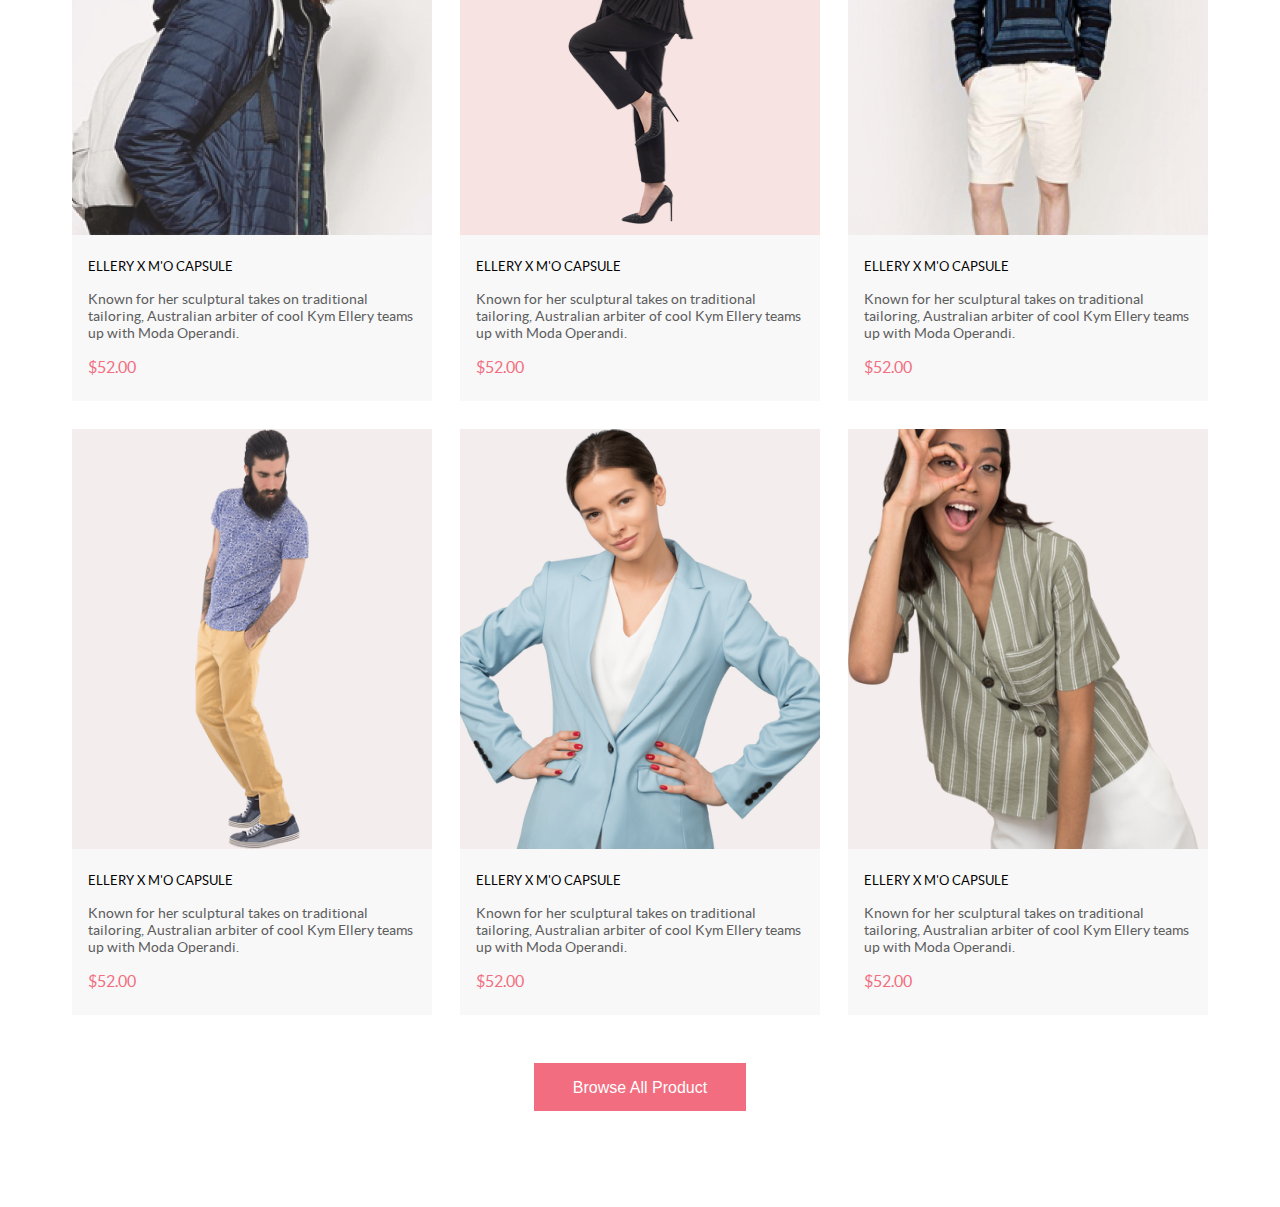
<file: Homework8/index.html>
<!DOCTYPE html>
<html lang="en">

<head>
    <meta charset="UTF-8">
    <meta name="viewport" content="width=device-width, initial-scale=1.0">
    <title>Index
    </title>
    <link rel="stylesheet" href="css/style.css">
    <link rel="preconnect" href="https://fonts.googleapis.com">
    <link rel="preconnect" href="https://fonts.gstatic.com" crossorigin>
    <link href="fonts/stylesheet.css" rel="stylesheet">
    <link href="https://fonts.googleapis.com/css2?family=Roboto:ital,wght@0,100..900;1,100..900&display=swap"
        rel="stylesheet">
</head>

<body>
    <div class="top">
        <header class="header center">
            <div class="header__left">
                <a href="index.html" class="logo"><img src="img/logo.svg" alt=""></a>
                <a href="#">
                    <svg width="26" height="27" viewBox="0 0 26 27" fill="none" xmlns="http://www.w3.org/2000/svg">
                        <path
                            d="M18.0589 17.6251C19.6705 15.865 20.6275 13.6039 20.769 11.2216C20.9106 8.83932 20.2281 6.48088 18.8362 4.54232C17.4443 2.60377 15.4278 1.20318 13.1252 0.575765C10.8227 -0.0516554 8.37437 0.132305 6.19143 1.09675C4.0085 2.0612 2.22389 3.74739 1.1373 5.87217C0.0507149 7.99695 -0.271678 10.4309 0.224264 12.7653C0.720206 15.0997 2.00428 17.1923 3.86085 18.6919C5.71741 20.1914 8.0334 21.0064 10.4199 21.0001C12.6723 21.0031 14.8638 20.2691 16.6599 18.9101L24.4079 26.7171C24.4934 26.8061 24.5958 26.8772 24.7091 26.9261C24.8225 26.9751 24.9444 27.0009 25.0679 27.0021C25.1916 27.0024 25.314 26.9773 25.4276 26.9283C25.5411 26.8793 25.6434 26.8074 25.7279 26.7171C25.9018 26.5362 25.999 26.295 25.999 26.0441C25.999 25.7931 25.9018 25.5519 25.7279 25.371L18.0589 17.6251ZM1.88589 10.5001C1.89873 8.81477 2.41021 7.17101 3.35586 5.776C4.30151 4.38098 5.63899 3.29715 7.1997 2.66114C8.76042 2.02513 10.4745 1.86542 12.1258 2.20213C13.7772 2.53884 15.2919 3.3569 16.479 4.55319C17.6661 5.74948 18.4725 7.27044 18.7965 8.92433C19.1204 10.5782 18.9475 12.291 18.2995 13.8468C17.6515 15.4026 16.5574 16.7316 15.1551 17.6665C13.7529 18.6014 12.1052 19.1002 10.4199 19.1C8.14843 19.0892 5.97409 18.1775 4.3741 16.5652C2.77412 14.9528 1.87924 12.7715 1.88589 10.5001Z"
                            fill="#E8E8E8" />
                    </svg>
                </a>
            </div>
            <div class="header__right">
                    <svg width="32" height="23" viewBox="0 0 32 23" fill="none" xmlns="http://www.w3.org/2000/svg">
                        <path d="M0 23V20.31H32V23H0ZM0 12.76V10.07H32V12.76H0ZM0 2.69V0H32V2.69H0Z" fill="#E8E8E8" />
                    </svg>
                <a class="header__right_registration" href="#">
                    <svg width="29" height="29" viewBox="0 0 29 29" fill="none" xmlns="http://www.w3.org/2000/svg">
                        <path
                            d="M14.5 19.937C19 19.937 22.656 15.464 22.656 9.968C22.656 4.472 19 0 14.5 0C13.3631 0.0217413 12.2463 0.303398 11.2351 0.823397C10.2239 1.34339 9.34507 2.08794 8.66602 3C7.12663 4.99573 6.30819 7.45381 6.34399 9.974C6.34399 15.465 10 19.937 14.5 19.937ZM14.5 1.813C18 1.813 20.844 5.472 20.844 9.969C20.844 14.466 17.998 18.125 14.5 18.125C11.002 18.125 8.15603 14.465 8.15503 9.969C8.15403 5.473 11 1.813 14.5 1.813ZM20.844 18.125C20.6036 18.125 20.373 18.2205 20.203 18.3905C20.033 18.5605 19.9375 18.7911 19.9375 19.0315C19.9375 19.2719 20.033 19.5025 20.203 19.6725C20.373 19.8425 20.6036 19.938 20.844 19.938C22.526 19.9399 24.1386 20.6088 25.3279 21.7982C26.5172 22.9875 27.1861 24.6 27.188 26.282C27.1875 26.5221 27.0918 26.7523 26.922 26.9221C26.7522 27.0918 26.5221 27.1875 26.282 27.188H2.71997C2.47985 27.1875 2.24975 27.0918 2.07996 26.9221C1.91016 26.7523 1.81449 26.5221 1.81396 26.282C1.81608 24.6001 2.48517 22.9877 3.67444 21.7985C4.86371 20.6092 6.47608 19.9401 8.15796 19.938C8.39824 19.938 8.62868 19.8425 8.79858 19.6726C8.96849 19.5027 9.06396 19.2723 9.06396 19.032C9.06396 18.7917 8.96849 18.5613 8.79858 18.3914C8.62868 18.2215 8.39824 18.126 8.15796 18.126C5.99541 18.1279 3.92201 18.9875 2.39258 20.5164C0.863144 22.0453 0.00264777 24.1185 0 26.281C0.000794067 27.0019 0.287502 27.693 0.797241 28.2027C1.30698 28.7125 1.99811 28.9992 2.71899 29H26.282C27.0027 28.9989 27.6936 28.7121 28.2031 28.2024C28.7126 27.6927 28.9992 27.0017 29 26.281C28.9974 24.1187 28.1372 22.0457 26.6083 20.5168C25.0793 18.9878 23.0063 18.1276 20.844 18.125Z"
                            fill="#E8E8E8" />
                    </svg>
                </a>
                <a class="header__right_shop" href="#">
                    <svg width="32" height="29" viewBox="0 0 32 29" fill="none" xmlns="http://www.w3.org/2000/svg">
                        <path
                            d="M26.1998 29C25.5521 28.9738 24.9404 28.6948 24.4961 28.2227C24.0518 27.7506 23.8103 27.1232 23.8234 26.475C23.8365 25.8269 24.1032 25.2097 24.5662 24.7559C25.0292 24.3022 25.6516 24.048 26.2999 24.048C26.9482 24.048 27.5706 24.3022 28.0336 24.7559C28.4966 25.2097 28.7633 25.8269 28.7764 26.475C28.7895 27.1232 28.5479 27.7506 28.1036 28.2227C27.6593 28.6948 27.0477 28.9738 26.3999 29H26.1998ZM6.75183 26.32C6.75183 25.79 6.90901 25.2718 7.20349 24.8311C7.49797 24.3904 7.91654 24.0469 8.40625 23.844C8.89596 23.6412 9.43484 23.5881 9.95471 23.6915C10.4746 23.7949 10.9521 24.0502 11.3269 24.425C11.7017 24.7998 11.957 25.2773 12.0604 25.7972C12.1638 26.317 12.1107 26.8559 11.9078 27.3456C11.705 27.8353 11.3615 28.2539 10.9208 28.5483C10.4801 28.8428 9.96194 29 9.43188 29C9.07977 29.0003 8.73102 28.9311 8.40564 28.7966C8.08026 28.662 7.7846 28.4646 7.53552 28.2158C7.28645 27.9669 7.08891 27.6713 6.9541 27.3461C6.81929 27.0208 6.74988 26.6721 6.74988 26.32H6.75183ZM10.5519 20.686C10.2924 20.6868 10.0398 20.6024 9.83301 20.4457C9.62617 20.2891 9.47648 20.0689 9.40686 19.819L4.57385 2.36401H1.18091C0.867422 2.36401 0.566761 2.23947 0.345093 2.01781C0.123425 1.79614 -0.00109863 1.49549 -0.00109863 1.18201C-0.00109863 0.868519 0.123425 0.567873 0.345093 0.346205C0.566761 0.124537 0.867422 5.81268e-06 1.18091 5.81268e-06H5.46191C5.7214 -0.00080736 5.97394 0.0837201 6.18066 0.240568C6.38739 0.397416 6.53674 0.617884 6.60583 0.868006L11.4388 18.323H24.6168L28.9999 8.27501H14.3999C14.2417 8.27961 14.0843 8.25242 13.9368 8.19507C13.7893 8.13771 13.6548 8.05134 13.5413 7.94108C13.4277 7.83082 13.3375 7.69891 13.2759 7.55315C13.2143 7.40739 13.1825 7.25075 13.1825 7.0925C13.1825 6.93426 13.2143 6.77762 13.2759 6.63186C13.3375 6.4861 13.4277 6.35419 13.5413 6.24393C13.6548 6.13367 13.7893 6.0473 13.9368 5.98994C14.0843 5.93259 14.2417 5.90541 14.3999 5.91001H30.8129C31.0086 5.90996 31.2011 5.95866 31.3733 6.05172C31.5454 6.14478 31.6917 6.27926 31.7988 6.44301C31.9067 6.60729 31.9723 6.79569 31.9897 6.99145C32.0072 7.18721 31.976 7.38424 31.8989 7.565L26.4939 19.977C26.4015 20.1876 26.2499 20.3668 26.0574 20.4927C25.8649 20.6186 25.6399 20.6858 25.4099 20.686H10.5519Z"
                            fill="#E8E8E8" />
                    </svg>
                </a>
            </div>
        </header>
        <div class="box">
            <div class="box__left">
                <div class="brand__preview"><img src="img/preview1.png"></div>
            </div>
            <div class="box__right">
                <div class="brand__head">
                    <a href="#" class="brand__link">THE BRAND<br>
                        <snap class="brand__link_black">OF LUXERIOUS
                            <snap class="brand__link_pink">FASHION</snap>
                        </snap>
                    </a>
                </div>
            </div>
        </div>
    </div>
    <div class="offer center">
        <div class="offer__box">
            <img src="img/offer1.png">
            <a href="#" class="offer__text">30% OFF
                <p class="offer__group">FOR WOMEN</p>
            </a>
        </div>
        <div class="offer__box">
            <img src="img/offer2.png">
            <a href="#" class="offer__text">HOT DEAL
                <p class="offer__group">FOR MEN</p>
            </a>
        </div>
        <div class="offer__box">
            <img src="img/offer3.png">
            <a href="#" class="offer__text">NEW ARRIVALS
                <p class="offer__group">FOR KIDS</p>
            </a>
        </div>
        <div class="offer__box offer__box_long">
            <img src="img/offer4.png">
            <a href="#" class="offer__text">LUXIROUS & TRENDY
                <p class="offer__group">ACCESORIES</p>
            </a>
        </div>
    </div>
    <div class="product-head center">
        <div>
            <p class="product-head__name">Fetured Items</p>
            <p class="product-head__text">Shop for items based on what we featured in this week</p>
        </div>

    </div>
    <div class="product-box center">
        <div class="product">
            <img src="img/product/product1.png" alt="product">
            <div class="product__content">
                <a href="#" class="product__name">ELLERY X M'O CAPSULE</a>
                <p class="product__text">
                    Known for her sculptural takes on traditional tailoring,
                    Australian arbiter of cool Kym Ellery teams up with Moda Operandi.
                </p>
                <p class="product__price">$52.00</p>
            </div>
        </div>
        <div class="product">
            <img src="img/product/product10.png" alt="product">
            <div class="product__content">
                <a href="#" class="product__name">ELLERY X M'O CAPSULE</a>
                <p class="product__text">
                    Known for her sculptural takes on traditional tailoring,
                    Australian arbiter of cool Kym Ellery teams up with Moda Operandi.
                </p>
                <p class="product__price">$52.00</p>
            </div>
        </div>
        <div class="product">
            <img src="img/product/product3.png" alt="product">
            <div class="product__content">

                <a href="#" class="product__name">ELLERY X M'O CAPSULE</a>
                <p class="product__text">
                    Known for her sculptural takes on traditional tailoring,
                    Australian arbiter of cool Kym Ellery teams up with Moda Operandi.
                </p>
                <p class="product__price">$52.00</p>
            </div>
        </div>
        <div class="product">
            <img src="img/product/product4.png" alt="product">
            <div class="product__content">
                <a href="#" class="product__name">ELLERY X M'O CAPSULE</a>
                <p class="product__text">
                    Known for her sculptural takes on traditional tailoring,
                    Australian arbiter of cool Kym Ellery teams up with Moda Operandi.
                </p>
                <p class="product__price">$52.00</p>
            </div>
        </div>
        <div class="product">
            <img src="img/product/product11.png" alt="product">
            <div class="product__content">
                <a href="#" class="product__name">ELLERY X M'O CAPSULE</a>
                <p class="product__text">
                    Known for her sculptural takes on traditional tailoring,
                    Australian arbiter of cool Kym Ellery teams up with Moda Operandi.
                </p>
                <p class="product__price">$52.00</p>
            </div>
        </div>
        <div class="product">
            <img src="img/product/product12.png" alt="product">
            <div class="product__content">
                <a href="#" class="product__name">ELLERY X M'O CAPSULE</a>
                <p class="product__text">
                    Known for her sculptural takes on traditional tailoring,
                    Australian arbiter of cool Kym Ellery teams up with Moda Operandi.
                </p>
                <p class="product__price">$52.00</p>
            </div>
        </div>
    </div>
    <div class="product-button">
        <button class="product-button__button">Browse All Product</button>
    </div>
    </div>
</body>

</html>
</file>
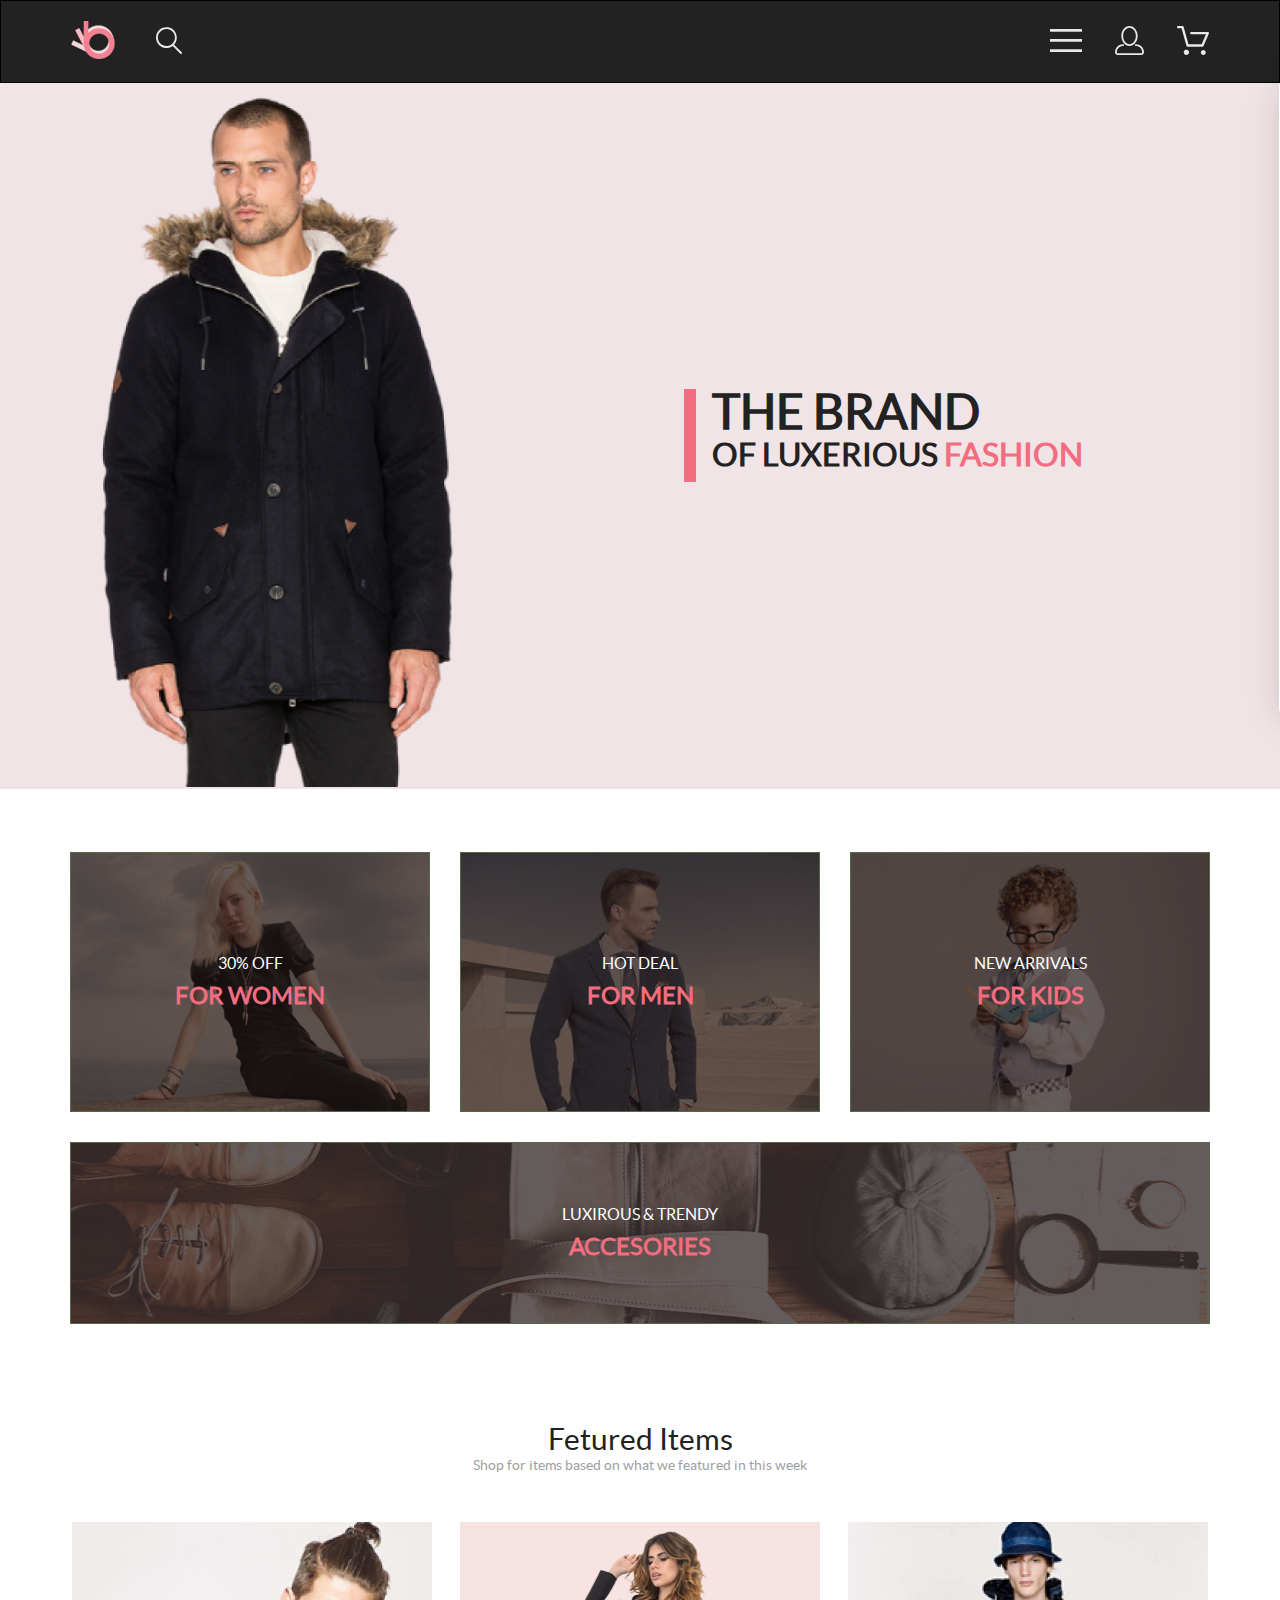
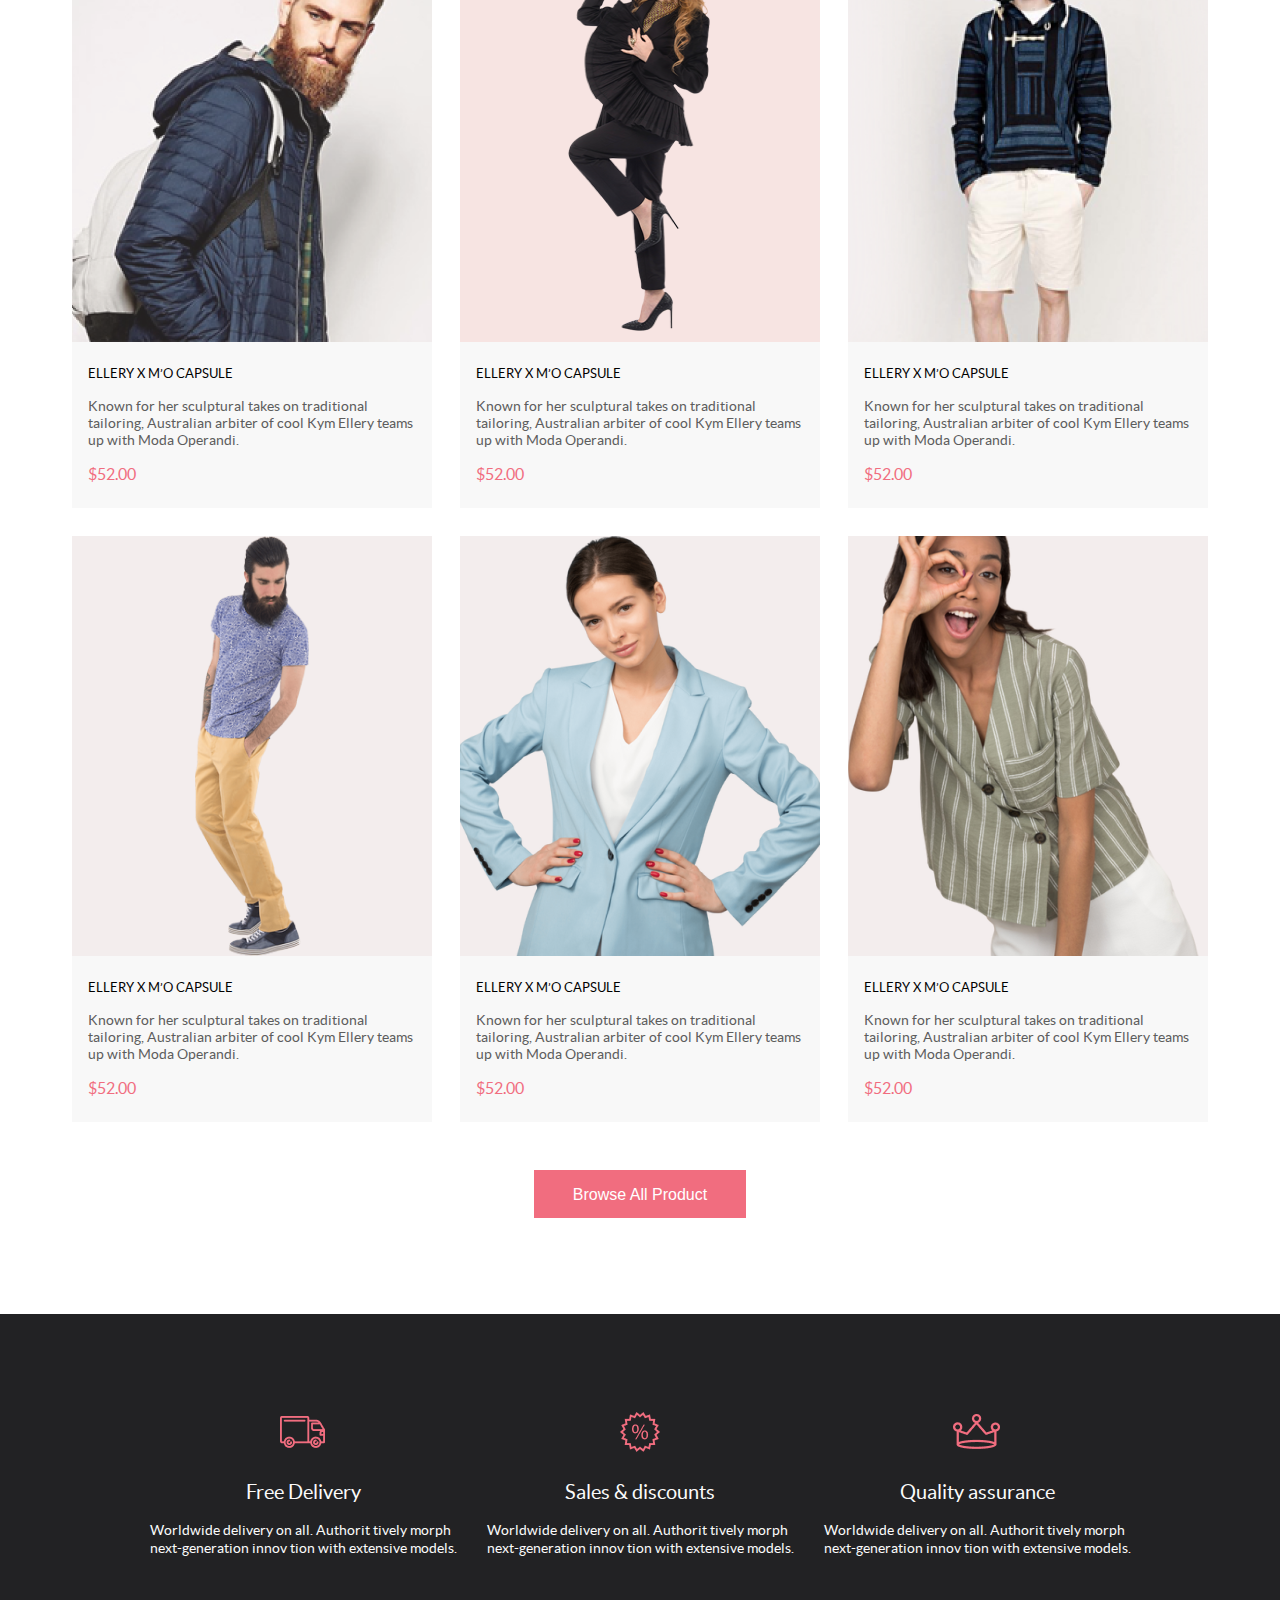
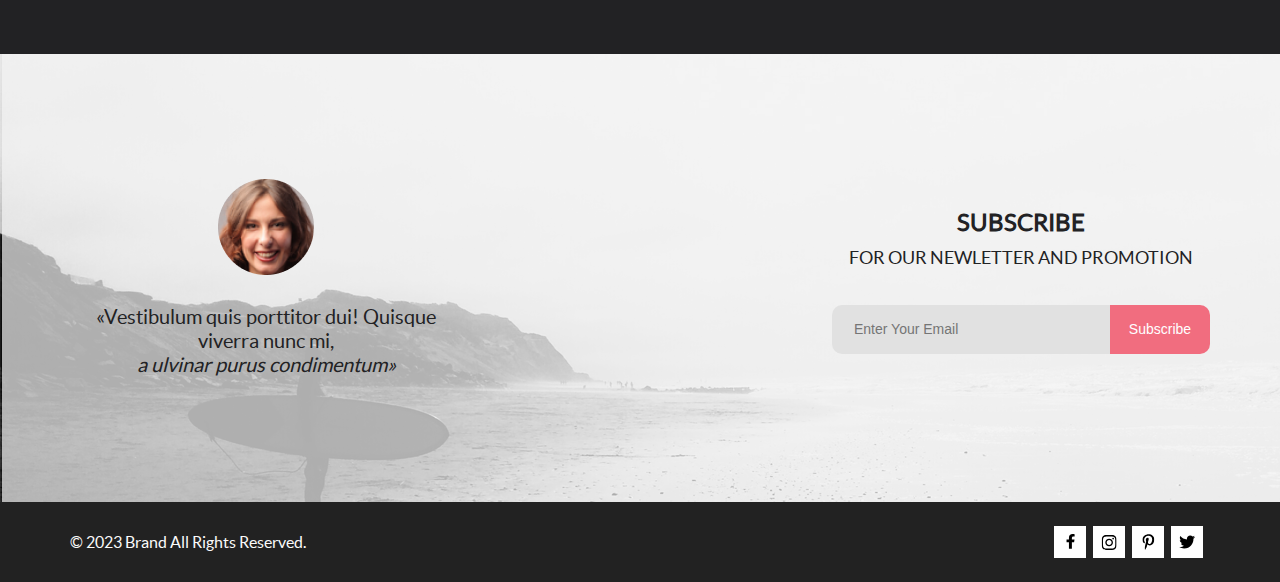
<file: Homework9/index.html>
<!DOCTYPE html>
<html lang="en">

<head>
    <meta charset="UTF-8">
    <meta name="viewport" content="width=device-width, initial-scale=1.0">
    <title>Index
    </title>
    <link rel="stylesheet" href="css/style.css">
    <link rel="preconnect" href="https://fonts.googleapis.com">
    <link rel="preconnect" href="https://fonts.gstatic.com" crossorigin>
    <link href="fonts/stylesheet.css" rel="stylesheet">
    <link href="https://fonts.googleapis.com/css2?family=Roboto:ital,wght@0,100..900;1,100..900&display=swap"
        rel="stylesheet">
</head>

<body>
    <div class="top">
        <header class="header center">
            <div class="header__left">
                <a href="index.html" class="logo"><img src="img/logo.svg" alt=""></a>
                <a href="#">
                    <svg width="26" height="27" viewBox="0 0 26 27" fill="none" xmlns="http://www.w3.org/2000/svg">
                        <path
                            d="M18.0589 17.6251C19.6705 15.865 20.6275 13.6039 20.769 11.2216C20.9106 8.83932 20.2281 6.48088 18.8362 4.54232C17.4443 2.60377 15.4278 1.20318 13.1252 0.575765C10.8227 -0.0516554 8.37437 0.132305 6.19143 1.09675C4.0085 2.0612 2.22389 3.74739 1.1373 5.87217C0.0507149 7.99695 -0.271678 10.4309 0.224264 12.7653C0.720206 15.0997 2.00428 17.1923 3.86085 18.6919C5.71741 20.1914 8.0334 21.0064 10.4199 21.0001C12.6723 21.0031 14.8638 20.2691 16.6599 18.9101L24.4079 26.7171C24.4934 26.8061 24.5958 26.8772 24.7091 26.9261C24.8225 26.9751 24.9444 27.0009 25.0679 27.0021C25.1916 27.0024 25.314 26.9773 25.4276 26.9283C25.5411 26.8793 25.6434 26.8074 25.7279 26.7171C25.9018 26.5362 25.999 26.295 25.999 26.0441C25.999 25.7931 25.9018 25.5519 25.7279 25.371L18.0589 17.6251ZM1.88589 10.5001C1.89873 8.81477 2.41021 7.17101 3.35586 5.776C4.30151 4.38098 5.63899 3.29715 7.1997 2.66114C8.76042 2.02513 10.4745 1.86542 12.1258 2.20213C13.7772 2.53884 15.2919 3.3569 16.479 4.55319C17.6661 5.74948 18.4725 7.27044 18.7965 8.92433C19.1204 10.5782 18.9475 12.291 18.2995 13.8468C17.6515 15.4026 16.5574 16.7316 15.1551 17.6665C13.7529 18.6014 12.1052 19.1002 10.4199 19.1C8.14843 19.0892 5.97409 18.1775 4.3741 16.5652C2.77412 14.9528 1.87924 12.7715 1.88589 10.5001Z"
                            fill="#E8E8E8" />
                    </svg>
                </a>
            </div>
            <div class="header__right">
                <input id="check" type="checkbox">
                <label for="check">
                    <svg width="32" height="23" viewBox="0 0 32 23" fill="none" xmlns="http://www.w3.org/2000/svg">
                        <path d="M0 23V20.31H32V23H0ZM0 12.76V10.07H32V12.76H0ZM0 2.69V0H32V2.69H0Z" fill="#E8E8E8" />
                    </svg>
                </label>
                <div class="menu">
                    <p class="menu__heading">MENU</p>
                    <p class="menu__subheading">MAN</p>

                    <ul class="menu__ul">
                        <li><a href="#" class="menu__link">Accessories</a></li>
                        <li><a href="#" class="menu__link">Bags</a></li>
                        <li><a href="#" class="menu__link">Denim</a></li>
                        <li><a href="#" class="menu__link">T-Shirts</a></li>
                    </ul>
                    <p class="menu__subheading">WOMAN</p>
                    <ul class="menu__ul">
                        <li><a href="#" class="menu__link">Accessories</a></li>
                        <li><a href="#" class="menu__link">Jackets &amp;&nbsp;Coats</a></li>
                        <li><a href="#" class="menu__link">Polos</a></li>
                        <li><a href="#" class="menu__link">T-Shirts</a></li>
                        <li><a href="#" class="menu__link">Shirts</a></li>
                    </ul>
                    <p class="menu__subheading">KIDS</p>
                    <ul class="menu__ul">
                        <li><a href="#" class="menu__link">Accessories</a></li>
                        <li><a href="#" class="menu__link">Jackets &amp;&nbsp;Coats</a></li>
                        <li><a href="#" class="menu__link">Polos</a></li>
                        <li><a href="#" class="menu__link">Shirts</a></li>
                        <li><a href="#" class="menu__link">Bags</a></li>
                    </ul>
                </div>
                <a class="header__right_registration" href="#">
                    <svg width="29" height="29" viewBox="0 0 29 29" fill="none" xmlns="http://www.w3.org/2000/svg">
                        <path
                            d="M14.5 19.937C19 19.937 22.656 15.464 22.656 9.968C22.656 4.472 19 0 14.5 0C13.3631 0.0217413 12.2463 0.303398 11.2351 0.823397C10.2239 1.34339 9.34507 2.08794 8.66602 3C7.12663 4.99573 6.30819 7.45381 6.34399 9.974C6.34399 15.465 10 19.937 14.5 19.937ZM14.5 1.813C18 1.813 20.844 5.472 20.844 9.969C20.844 14.466 17.998 18.125 14.5 18.125C11.002 18.125 8.15603 14.465 8.15503 9.969C8.15403 5.473 11 1.813 14.5 1.813ZM20.844 18.125C20.6036 18.125 20.373 18.2205 20.203 18.3905C20.033 18.5605 19.9375 18.7911 19.9375 19.0315C19.9375 19.2719 20.033 19.5025 20.203 19.6725C20.373 19.8425 20.6036 19.938 20.844 19.938C22.526 19.9399 24.1386 20.6088 25.3279 21.7982C26.5172 22.9875 27.1861 24.6 27.188 26.282C27.1875 26.5221 27.0918 26.7523 26.922 26.9221C26.7522 27.0918 26.5221 27.1875 26.282 27.188H2.71997C2.47985 27.1875 2.24975 27.0918 2.07996 26.9221C1.91016 26.7523 1.81449 26.5221 1.81396 26.282C1.81608 24.6001 2.48517 22.9877 3.67444 21.7985C4.86371 20.6092 6.47608 19.9401 8.15796 19.938C8.39824 19.938 8.62868 19.8425 8.79858 19.6726C8.96849 19.5027 9.06396 19.2723 9.06396 19.032C9.06396 18.7917 8.96849 18.5613 8.79858 18.3914C8.62868 18.2215 8.39824 18.126 8.15796 18.126C5.99541 18.1279 3.92201 18.9875 2.39258 20.5164C0.863144 22.0453 0.00264777 24.1185 0 26.281C0.000794067 27.0019 0.287502 27.693 0.797241 28.2027C1.30698 28.7125 1.99811 28.9992 2.71899 29H26.282C27.0027 28.9989 27.6936 28.7121 28.2031 28.2024C28.7126 27.6927 28.9992 27.0017 29 26.281C28.9974 24.1187 28.1372 22.0457 26.6083 20.5168C25.0793 18.9878 23.0063 18.1276 20.844 18.125Z"
                            fill="#E8E8E8" />
                    </svg>
                </a>
                <a class="header__right_shop" href="#">
                    <svg width="32" height="29" viewBox="0 0 32 29" fill="none" xmlns="http://www.w3.org/2000/svg">
                        <path
                            d="M26.1998 29C25.5521 28.9738 24.9404 28.6948 24.4961 28.2227C24.0518 27.7506 23.8103 27.1232 23.8234 26.475C23.8365 25.8269 24.1032 25.2097 24.5662 24.7559C25.0292 24.3022 25.6516 24.048 26.2999 24.048C26.9482 24.048 27.5706 24.3022 28.0336 24.7559C28.4966 25.2097 28.7633 25.8269 28.7764 26.475C28.7895 27.1232 28.5479 27.7506 28.1036 28.2227C27.6593 28.6948 27.0477 28.9738 26.3999 29H26.1998ZM6.75183 26.32C6.75183 25.79 6.90901 25.2718 7.20349 24.8311C7.49797 24.3904 7.91654 24.0469 8.40625 23.844C8.89596 23.6412 9.43484 23.5881 9.95471 23.6915C10.4746 23.7949 10.9521 24.0502 11.3269 24.425C11.7017 24.7998 11.957 25.2773 12.0604 25.7972C12.1638 26.317 12.1107 26.8559 11.9078 27.3456C11.705 27.8353 11.3615 28.2539 10.9208 28.5483C10.4801 28.8428 9.96194 29 9.43188 29C9.07977 29.0003 8.73102 28.9311 8.40564 28.7966C8.08026 28.662 7.7846 28.4646 7.53552 28.2158C7.28645 27.9669 7.08891 27.6713 6.9541 27.3461C6.81929 27.0208 6.74988 26.6721 6.74988 26.32H6.75183ZM10.5519 20.686C10.2924 20.6868 10.0398 20.6024 9.83301 20.4457C9.62617 20.2891 9.47648 20.0689 9.40686 19.819L4.57385 2.36401H1.18091C0.867422 2.36401 0.566761 2.23947 0.345093 2.01781C0.123425 1.79614 -0.00109863 1.49549 -0.00109863 1.18201C-0.00109863 0.868519 0.123425 0.567873 0.345093 0.346205C0.566761 0.124537 0.867422 5.81268e-06 1.18091 5.81268e-06H5.46191C5.7214 -0.00080736 5.97394 0.0837201 6.18066 0.240568C6.38739 0.397416 6.53674 0.617884 6.60583 0.868006L11.4388 18.323H24.6168L28.9999 8.27501H14.3999C14.2417 8.27961 14.0843 8.25242 13.9368 8.19507C13.7893 8.13771 13.6548 8.05134 13.5413 7.94108C13.4277 7.83082 13.3375 7.69891 13.2759 7.55315C13.2143 7.40739 13.1825 7.25075 13.1825 7.0925C13.1825 6.93426 13.2143 6.77762 13.2759 6.63186C13.3375 6.4861 13.4277 6.35419 13.5413 6.24393C13.6548 6.13367 13.7893 6.0473 13.9368 5.98994C14.0843 5.93259 14.2417 5.90541 14.3999 5.91001H30.8129C31.0086 5.90996 31.2011 5.95866 31.3733 6.05172C31.5454 6.14478 31.6917 6.27926 31.7988 6.44301C31.9067 6.60729 31.9723 6.79569 31.9897 6.99145C32.0072 7.18721 31.976 7.38424 31.8989 7.565L26.4939 19.977C26.4015 20.1876 26.2499 20.3668 26.0574 20.4927C25.8649 20.6186 25.6399 20.6858 25.4099 20.686H10.5519Z"
                            fill="#E8E8E8" />
                    </svg>
                </a>
            </div>
        </header>
        <div class="box">
            <div class="box__left">
                <div class="brand__preview"><img src="img/preview1.png" alt=""></div>
            </div>
            <div class="box__right">
                <div class="brand__head">
                    <a href="#" class="brand__link">THE BRAND
                        <p class="brand__link_black">OF&nbsp;LUXERIOUS
                            <span class="brand__link_pink">FASHION</span></p>
                    </a>
                </div>
            </div>
        </div>

        <div class="offer center">
            <div class="offer__box">
                <img src="img/offer1.png" alt="">
                <a href="#" class="offer__text">30% OFF
                    <p class="offer__group">FOR WOMEN</p>
                </a>
            </div>
            <div class="offer__box">
                <img src="img/offer2.png" alt="">
                <a href="#" class="offer__text">HOT DEAL
                    <p class="offer__group">FOR MEN</p>
                </a>
            </div>
            <div class="offer__box">
                <img src="img/offer3.png" alt="">
                <a href="#" class="offer__text">NEW ARRIVALS
                    <p class="offer__group">FOR KIDS</p>
                </a>
            </div>
            <div class="offer__box offer__box_long">
                <img src="img/offer4.png" alt="">
                <a href="#" class="offer__text">LUXIROUS &amp;&nbsp;TRENDY
                    <p class="offer__group">ACCESORIES</p>
                </a>
            </div>
        </div>
        <div class="product-head center">
            <div>
                <p class="product-head__name">Fetured Items</p>
                <p class="product-head__text">Shop for items based on&nbsp;what we&nbsp;featured in&nbsp;this week</p>
            </div>

        </div>
        <div class="product-box center">
            <div class="product">
                <img src="img/product/product1.png" alt="product">
                <div class="product__add">

                    <button class="product__button"> <svg width="27" height="25" viewBox="0 0 27 25" fill="none"
                            xmlns="http://www.w3.org/2000/svg">
                            <path
                                d="M21.9521 23.2662H21.8398C21.2307 23.2662 20.7189 22.7666 20.6747 22.1289C20.6302 21.4602 21.1187 20.8781 21.7638 20.8341C21.7892 20.8324 21.8157 20.8315 21.8417 20.8315C22.4587 20.8315 22.9755 21.3214 23.0214 21.9482C23.0331 22.1967 22.9926 22.5509 22.7372 22.8434L22.7313 22.8502L22.7255 22.8571C22.5287 23.0907 22.262 23.2316 21.9521 23.2662ZM8.22009 23.2599C7.56952 23.2599 7.04028 22.7169 7.04028 22.0496C7.04028 21.3827 7.56952 20.8401 8.22009 20.8401C8.87067 20.8401 9.3999 21.3827 9.3999 22.0496C9.3999 22.7169 8.87067 23.2599 8.22009 23.2599Z"
                                fill="white" />
                            <path
                                d="M21.8765 22.2662C21.9215 22.2549 21.9428 22.2339 21.9605 22.2129C21.9683 22.2037 21.9761 22.1946 21.9839 22.1855C22.0204 22.1438 22.0237 22.0553 22.0229 22.0105C22.0097 21.9044 21.9189 21.8315 21.8417 21.8315C21.838 21.8315 21.8341 21.8317 21.8317 21.8318C21.7536 21.8372 21.6658 21.9409 21.6724 22.0625C21.6818 22.1793 21.7679 22.2662 21.8397 22.2662H21.8765ZM8.22003 22.2599C8.31921 22.2599 8.39984 22.1655 8.39984 22.0496C8.39984 21.9341 8.31921 21.8401 8.22003 21.8401C8.12091 21.8401 8.04022 21.9341 8.04022 22.0496C8.04022 22.1655 8.12091 22.2599 8.22003 22.2599ZM21.9999 24.2662C21.9522 24.2662 21.8883 24.2662 21.8397 24.2662C20.7021 24.2662 19.7571 23.3545 19.677 22.198C19.5969 20.9929 20.4942 19.9183 21.6957 19.8364C21.7446 19.8331 21.7933 19.8315 21.8417 19.8315C22.9804 19.8315 23.9418 20.7324 24.0195 21.8884C24.051 22.4915 23.8746 23.0612 23.4903 23.5012C23.106 23.9575 22.5768 24.2177 21.9999 24.2662ZM8.22003 24.2599C7.01581 24.2599 6.04022 23.2709 6.04022 22.0496C6.04022 20.8291 7.01581 19.8401 8.22003 19.8401C9.42419 19.8401 10.3998 20.8291 10.3998 22.0496C10.3998 23.2709 9.42419 24.2599 8.22003 24.2599ZM21.1989 17.3938H9.13354C8.70062 17.3938 8.31635 17.1005 8.2038 16.6775L4.27802 2.24768H1.52222C0.993896 2.24768 0.561035 1.80859 0.561035 1.27039C0.561035 0.733032 0.993896 0.292969 1.52222 0.292969H4.99982C5.43182 0.292969 5.8161 0.586304 5.92859 1.01025L9.85443 15.4391H20.5581L24.1149 7.13379H12.2583C11.7291 7.13379 11.2962 6.69373 11.2962 6.15649C11.2962 5.61914 11.7291 5.17908 12.2583 5.17908H25.5891C25.9095 5.17908 26.2146 5.34192 26.3901 5.61914C26.5665 5.89539 26.5989 6.23743 26.4702 6.547L22.08 16.807C21.9198 17.1653 21.5832 17.3938 21.1989 17.3938Z"
                                fill="white" />
                            <path
                                d="M21.8765 22.2662C21.9215 22.2549 21.9428 22.2339 21.9605 22.2129C21.9683 22.2037 21.9761 22.1946 21.9839 22.1855C22.0204 22.1438 22.0237 22.0553 22.0229 22.0105C22.0097 21.9044 21.9189 21.8315 21.8417 21.8315C21.838 21.8315 21.8341 21.8317 21.8317 21.8318C21.7536 21.8372 21.6658 21.9409 21.6724 22.0625C21.6818 22.1793 21.7679 22.2662 21.8397 22.2662H21.8765ZM8.22003 22.2599C8.31921 22.2599 8.39984 22.1655 8.39984 22.0496C8.39984 21.9341 8.31921 21.8401 8.22003 21.8401C8.12091 21.8401 8.04022 21.9341 8.04022 22.0496C8.04022 22.1655 8.12091 22.2599 8.22003 22.2599ZM21.9999 24.2662C21.9522 24.2662 21.8883 24.2662 21.8397 24.2662C20.7021 24.2662 19.7571 23.3545 19.677 22.198C19.5969 20.9929 20.4942 19.9183 21.6957 19.8364C21.7446 19.8331 21.7933 19.8315 21.8417 19.8315C22.9804 19.8315 23.9418 20.7324 24.0195 21.8884C24.051 22.4915 23.8746 23.0612 23.4903 23.5012C23.106 23.9575 22.5768 24.2177 21.9999 24.2662ZM8.22003 24.2599C7.01581 24.2599 6.04022 23.2709 6.04022 22.0496C6.04022 20.8291 7.01581 19.8401 8.22003 19.8401C9.42419 19.8401 10.3998 20.8291 10.3998 22.0496C10.3998 23.2709 9.42419 24.2599 8.22003 24.2599ZM21.1989 17.3938H9.13354C8.70062 17.3938 8.31635 17.1005 8.2038 16.6775L4.27802 2.24768H1.52222C0.993896 2.24768 0.561035 1.80859 0.561035 1.27039C0.561035 0.733032 0.993896 0.292969 1.52222 0.292969H4.99982C5.43182 0.292969 5.8161 0.586304 5.92859 1.01025L9.85443 15.4391H20.5581L24.1149 7.13379H12.2583C11.7291 7.13379 11.2962 6.69373 11.2962 6.15649C11.2962 5.61914 11.7291 5.17908 12.2583 5.17908H25.5891C25.9095 5.17908 26.2146 5.34192 26.3901 5.61914C26.5665 5.89539 26.5989 6.23743 26.4702 6.547L22.08 16.807C21.9198 17.1653 21.5832 17.3938 21.1989 17.3938Z"
                                fill="white" />
                        </svg>
                        Add to&nbsp;Cart</button>
                </div>
                <div class="product__content">
                    <a href="#" class="product__name">ELLERY X&nbsp;M&rsquo;O CAPSULE</a>
                    <p class="product__text">
                        Known for her sculptural takes on&nbsp;traditional tailoring,
                        Australian arbiter of&nbsp;cool Kym Ellery teams up&nbsp;with Moda Operandi.
                    </p>
                    <p class="product__price">$52.00</p>
                </div>
            </div>
            <div class="product">
                <img src="img/product/product10.png" alt="product">
                <div class="product__add">
                    <button class="product__button"><svg width="27" height="25" viewBox="0 0 27 25" fill="none"
                            xmlns="http://www.w3.org/2000/svg">
                            <path
                                d="M21.9521 23.2662H21.8398C21.2307 23.2662 20.7189 22.7666 20.6747 22.1289C20.6302 21.4602 21.1187 20.8781 21.7638 20.8341C21.7892 20.8324 21.8157 20.8315 21.8417 20.8315C22.4587 20.8315 22.9755 21.3214 23.0214 21.9482C23.0331 22.1967 22.9926 22.5509 22.7372 22.8434L22.7313 22.8502L22.7255 22.8571C22.5287 23.0907 22.262 23.2316 21.9521 23.2662ZM8.22009 23.2599C7.56952 23.2599 7.04028 22.7169 7.04028 22.0496C7.04028 21.3827 7.56952 20.8401 8.22009 20.8401C8.87067 20.8401 9.3999 21.3827 9.3999 22.0496C9.3999 22.7169 8.87067 23.2599 8.22009 23.2599Z"
                                fill="white" />
                            <path
                                d="M21.8765 22.2662C21.9215 22.2549 21.9428 22.2339 21.9605 22.2129C21.9683 22.2037 21.9761 22.1946 21.9839 22.1855C22.0204 22.1438 22.0237 22.0553 22.0229 22.0105C22.0097 21.9044 21.9189 21.8315 21.8417 21.8315C21.838 21.8315 21.8341 21.8317 21.8317 21.8318C21.7536 21.8372 21.6658 21.9409 21.6724 22.0625C21.6818 22.1793 21.7679 22.2662 21.8397 22.2662H21.8765ZM8.22003 22.2599C8.31921 22.2599 8.39984 22.1655 8.39984 22.0496C8.39984 21.9341 8.31921 21.8401 8.22003 21.8401C8.12091 21.8401 8.04022 21.9341 8.04022 22.0496C8.04022 22.1655 8.12091 22.2599 8.22003 22.2599ZM21.9999 24.2662C21.9522 24.2662 21.8883 24.2662 21.8397 24.2662C20.7021 24.2662 19.7571 23.3545 19.677 22.198C19.5969 20.9929 20.4942 19.9183 21.6957 19.8364C21.7446 19.8331 21.7933 19.8315 21.8417 19.8315C22.9804 19.8315 23.9418 20.7324 24.0195 21.8884C24.051 22.4915 23.8746 23.0612 23.4903 23.5012C23.106 23.9575 22.5768 24.2177 21.9999 24.2662ZM8.22003 24.2599C7.01581 24.2599 6.04022 23.2709 6.04022 22.0496C6.04022 20.8291 7.01581 19.8401 8.22003 19.8401C9.42419 19.8401 10.3998 20.8291 10.3998 22.0496C10.3998 23.2709 9.42419 24.2599 8.22003 24.2599ZM21.1989 17.3938H9.13354C8.70062 17.3938 8.31635 17.1005 8.2038 16.6775L4.27802 2.24768H1.52222C0.993896 2.24768 0.561035 1.80859 0.561035 1.27039C0.561035 0.733032 0.993896 0.292969 1.52222 0.292969H4.99982C5.43182 0.292969 5.8161 0.586304 5.92859 1.01025L9.85443 15.4391H20.5581L24.1149 7.13379H12.2583C11.7291 7.13379 11.2962 6.69373 11.2962 6.15649C11.2962 5.61914 11.7291 5.17908 12.2583 5.17908H25.5891C25.9095 5.17908 26.2146 5.34192 26.3901 5.61914C26.5665 5.89539 26.5989 6.23743 26.4702 6.547L22.08 16.807C21.9198 17.1653 21.5832 17.3938 21.1989 17.3938Z"
                                fill="white" />
                            <path
                                d="M21.8765 22.2662C21.9215 22.2549 21.9428 22.2339 21.9605 22.2129C21.9683 22.2037 21.9761 22.1946 21.9839 22.1855C22.0204 22.1438 22.0237 22.0553 22.0229 22.0105C22.0097 21.9044 21.9189 21.8315 21.8417 21.8315C21.838 21.8315 21.8341 21.8317 21.8317 21.8318C21.7536 21.8372 21.6658 21.9409 21.6724 22.0625C21.6818 22.1793 21.7679 22.2662 21.8397 22.2662H21.8765ZM8.22003 22.2599C8.31921 22.2599 8.39984 22.1655 8.39984 22.0496C8.39984 21.9341 8.31921 21.8401 8.22003 21.8401C8.12091 21.8401 8.04022 21.9341 8.04022 22.0496C8.04022 22.1655 8.12091 22.2599 8.22003 22.2599ZM21.9999 24.2662C21.9522 24.2662 21.8883 24.2662 21.8397 24.2662C20.7021 24.2662 19.7571 23.3545 19.677 22.198C19.5969 20.9929 20.4942 19.9183 21.6957 19.8364C21.7446 19.8331 21.7933 19.8315 21.8417 19.8315C22.9804 19.8315 23.9418 20.7324 24.0195 21.8884C24.051 22.4915 23.8746 23.0612 23.4903 23.5012C23.106 23.9575 22.5768 24.2177 21.9999 24.2662ZM8.22003 24.2599C7.01581 24.2599 6.04022 23.2709 6.04022 22.0496C6.04022 20.8291 7.01581 19.8401 8.22003 19.8401C9.42419 19.8401 10.3998 20.8291 10.3998 22.0496C10.3998 23.2709 9.42419 24.2599 8.22003 24.2599ZM21.1989 17.3938H9.13354C8.70062 17.3938 8.31635 17.1005 8.2038 16.6775L4.27802 2.24768H1.52222C0.993896 2.24768 0.561035 1.80859 0.561035 1.27039C0.561035 0.733032 0.993896 0.292969 1.52222 0.292969H4.99982C5.43182 0.292969 5.8161 0.586304 5.92859 1.01025L9.85443 15.4391H20.5581L24.1149 7.13379H12.2583C11.7291 7.13379 11.2962 6.69373 11.2962 6.15649C11.2962 5.61914 11.7291 5.17908 12.2583 5.17908H25.5891C25.9095 5.17908 26.2146 5.34192 26.3901 5.61914C26.5665 5.89539 26.5989 6.23743 26.4702 6.547L22.08 16.807C21.9198 17.1653 21.5832 17.3938 21.1989 17.3938Z"
                                fill="white" />
                        </svg>
                        Add to&nbsp;Cart</button>
                </div>
                <div class="product__content">
                    <a href="#" class="product__name">ELLERY X&nbsp;M&rsquo;O CAPSULE</a>
                    <p class="product__text">
                        Known for her sculptural takes on&nbsp;traditional tailoring,
                        Australian arbiter of&nbsp;cool Kym Ellery teams up&nbsp;with Moda Operandi.
                    </p>
                    <p class="product__price">$52.00</p>
                </div>
            </div>
            <div class="product">
                <img src="img/product/product3.png" alt="product">
                <div class="product__add">
                    <button class="product__button">
                        <svg width="27" height="25" viewBox="0 0 27 25" fill="none" xmlns="http://www.w3.org/2000/svg">
                            <path
                                d="M21.9521 23.2662H21.8398C21.2307 23.2662 20.7189 22.7666 20.6747 22.1289C20.6302 21.4602 21.1187 20.8781 21.7638 20.8341C21.7892 20.8324 21.8157 20.8315 21.8417 20.8315C22.4587 20.8315 22.9755 21.3214 23.0214 21.9482C23.0331 22.1967 22.9926 22.5509 22.7372 22.8434L22.7313 22.8502L22.7255 22.8571C22.5287 23.0907 22.262 23.2316 21.9521 23.2662ZM8.22009 23.2599C7.56952 23.2599 7.04028 22.7169 7.04028 22.0496C7.04028 21.3827 7.56952 20.8401 8.22009 20.8401C8.87067 20.8401 9.3999 21.3827 9.3999 22.0496C9.3999 22.7169 8.87067 23.2599 8.22009 23.2599Z"
                                fill="white" />
                            <path
                                d="M21.8765 22.2662C21.9215 22.2549 21.9428 22.2339 21.9605 22.2129C21.9683 22.2037 21.9761 22.1946 21.9839 22.1855C22.0204 22.1438 22.0237 22.0553 22.0229 22.0105C22.0097 21.9044 21.9189 21.8315 21.8417 21.8315C21.838 21.8315 21.8341 21.8317 21.8317 21.8318C21.7536 21.8372 21.6658 21.9409 21.6724 22.0625C21.6818 22.1793 21.7679 22.2662 21.8397 22.2662H21.8765ZM8.22003 22.2599C8.31921 22.2599 8.39984 22.1655 8.39984 22.0496C8.39984 21.9341 8.31921 21.8401 8.22003 21.8401C8.12091 21.8401 8.04022 21.9341 8.04022 22.0496C8.04022 22.1655 8.12091 22.2599 8.22003 22.2599ZM21.9999 24.2662C21.9522 24.2662 21.8883 24.2662 21.8397 24.2662C20.7021 24.2662 19.7571 23.3545 19.677 22.198C19.5969 20.9929 20.4942 19.9183 21.6957 19.8364C21.7446 19.8331 21.7933 19.8315 21.8417 19.8315C22.9804 19.8315 23.9418 20.7324 24.0195 21.8884C24.051 22.4915 23.8746 23.0612 23.4903 23.5012C23.106 23.9575 22.5768 24.2177 21.9999 24.2662ZM8.22003 24.2599C7.01581 24.2599 6.04022 23.2709 6.04022 22.0496C6.04022 20.8291 7.01581 19.8401 8.22003 19.8401C9.42419 19.8401 10.3998 20.8291 10.3998 22.0496C10.3998 23.2709 9.42419 24.2599 8.22003 24.2599ZM21.1989 17.3938H9.13354C8.70062 17.3938 8.31635 17.1005 8.2038 16.6775L4.27802 2.24768H1.52222C0.993896 2.24768 0.561035 1.80859 0.561035 1.27039C0.561035 0.733032 0.993896 0.292969 1.52222 0.292969H4.99982C5.43182 0.292969 5.8161 0.586304 5.92859 1.01025L9.85443 15.4391H20.5581L24.1149 7.13379H12.2583C11.7291 7.13379 11.2962 6.69373 11.2962 6.15649C11.2962 5.61914 11.7291 5.17908 12.2583 5.17908H25.5891C25.9095 5.17908 26.2146 5.34192 26.3901 5.61914C26.5665 5.89539 26.5989 6.23743 26.4702 6.547L22.08 16.807C21.9198 17.1653 21.5832 17.3938 21.1989 17.3938Z"
                                fill="white" />
                            <path
                                d="M21.8765 22.2662C21.9215 22.2549 21.9428 22.2339 21.9605 22.2129C21.9683 22.2037 21.9761 22.1946 21.9839 22.1855C22.0204 22.1438 22.0237 22.0553 22.0229 22.0105C22.0097 21.9044 21.9189 21.8315 21.8417 21.8315C21.838 21.8315 21.8341 21.8317 21.8317 21.8318C21.7536 21.8372 21.6658 21.9409 21.6724 22.0625C21.6818 22.1793 21.7679 22.2662 21.8397 22.2662H21.8765ZM8.22003 22.2599C8.31921 22.2599 8.39984 22.1655 8.39984 22.0496C8.39984 21.9341 8.31921 21.8401 8.22003 21.8401C8.12091 21.8401 8.04022 21.9341 8.04022 22.0496C8.04022 22.1655 8.12091 22.2599 8.22003 22.2599ZM21.9999 24.2662C21.9522 24.2662 21.8883 24.2662 21.8397 24.2662C20.7021 24.2662 19.7571 23.3545 19.677 22.198C19.5969 20.9929 20.4942 19.9183 21.6957 19.8364C21.7446 19.8331 21.7933 19.8315 21.8417 19.8315C22.9804 19.8315 23.9418 20.7324 24.0195 21.8884C24.051 22.4915 23.8746 23.0612 23.4903 23.5012C23.106 23.9575 22.5768 24.2177 21.9999 24.2662ZM8.22003 24.2599C7.01581 24.2599 6.04022 23.2709 6.04022 22.0496C6.04022 20.8291 7.01581 19.8401 8.22003 19.8401C9.42419 19.8401 10.3998 20.8291 10.3998 22.0496C10.3998 23.2709 9.42419 24.2599 8.22003 24.2599ZM21.1989 17.3938H9.13354C8.70062 17.3938 8.31635 17.1005 8.2038 16.6775L4.27802 2.24768H1.52222C0.993896 2.24768 0.561035 1.80859 0.561035 1.27039C0.561035 0.733032 0.993896 0.292969 1.52222 0.292969H4.99982C5.43182 0.292969 5.8161 0.586304 5.92859 1.01025L9.85443 15.4391H20.5581L24.1149 7.13379H12.2583C11.7291 7.13379 11.2962 6.69373 11.2962 6.15649C11.2962 5.61914 11.7291 5.17908 12.2583 5.17908H25.5891C25.9095 5.17908 26.2146 5.34192 26.3901 5.61914C26.5665 5.89539 26.5989 6.23743 26.4702 6.547L22.08 16.807C21.9198 17.1653 21.5832 17.3938 21.1989 17.3938Z"
                                fill="white" />
                        </svg>
                        Add to&nbsp;Cart</button>
                </div>
                <div class="product__content">

                    <a href="#" class="product__name">ELLERY X&nbsp;M&rsquo;O CAPSULE</a>
                    <p class="product__text">
                        Known for her sculptural takes on&nbsp;traditional tailoring,
                        Australian arbiter of&nbsp;cool Kym Ellery teams up&nbsp;with Moda Operandi.
                    </p>
                    <p class="product__price">$52.00</p>
                </div>
            </div>
            <div class="product">
                <img src="img/product/product4.png" alt="product">
                <div class="product__add">
                    <button class="product__button">
                        <svg width="27" height="25" viewBox="0 0 27 25" fill="none" xmlns="http://www.w3.org/2000/svg">
                            <path
                                d="M21.9521 23.2662H21.8398C21.2307 23.2662 20.7189 22.7666 20.6747 22.1289C20.6302 21.4602 21.1187 20.8781 21.7638 20.8341C21.7892 20.8324 21.8157 20.8315 21.8417 20.8315C22.4587 20.8315 22.9755 21.3214 23.0214 21.9482C23.0331 22.1967 22.9926 22.5509 22.7372 22.8434L22.7313 22.8502L22.7255 22.8571C22.5287 23.0907 22.262 23.2316 21.9521 23.2662ZM8.22009 23.2599C7.56952 23.2599 7.04028 22.7169 7.04028 22.0496C7.04028 21.3827 7.56952 20.8401 8.22009 20.8401C8.87067 20.8401 9.3999 21.3827 9.3999 22.0496C9.3999 22.7169 8.87067 23.2599 8.22009 23.2599Z"
                                fill="white" />
                            <path
                                d="M21.8765 22.2662C21.9215 22.2549 21.9428 22.2339 21.9605 22.2129C21.9683 22.2037 21.9761 22.1946 21.9839 22.1855C22.0204 22.1438 22.0237 22.0553 22.0229 22.0105C22.0097 21.9044 21.9189 21.8315 21.8417 21.8315C21.838 21.8315 21.8341 21.8317 21.8317 21.8318C21.7536 21.8372 21.6658 21.9409 21.6724 22.0625C21.6818 22.1793 21.7679 22.2662 21.8397 22.2662H21.8765ZM8.22003 22.2599C8.31921 22.2599 8.39984 22.1655 8.39984 22.0496C8.39984 21.9341 8.31921 21.8401 8.22003 21.8401C8.12091 21.8401 8.04022 21.9341 8.04022 22.0496C8.04022 22.1655 8.12091 22.2599 8.22003 22.2599ZM21.9999 24.2662C21.9522 24.2662 21.8883 24.2662 21.8397 24.2662C20.7021 24.2662 19.7571 23.3545 19.677 22.198C19.5969 20.9929 20.4942 19.9183 21.6957 19.8364C21.7446 19.8331 21.7933 19.8315 21.8417 19.8315C22.9804 19.8315 23.9418 20.7324 24.0195 21.8884C24.051 22.4915 23.8746 23.0612 23.4903 23.5012C23.106 23.9575 22.5768 24.2177 21.9999 24.2662ZM8.22003 24.2599C7.01581 24.2599 6.04022 23.2709 6.04022 22.0496C6.04022 20.8291 7.01581 19.8401 8.22003 19.8401C9.42419 19.8401 10.3998 20.8291 10.3998 22.0496C10.3998 23.2709 9.42419 24.2599 8.22003 24.2599ZM21.1989 17.3938H9.13354C8.70062 17.3938 8.31635 17.1005 8.2038 16.6775L4.27802 2.24768H1.52222C0.993896 2.24768 0.561035 1.80859 0.561035 1.27039C0.561035 0.733032 0.993896 0.292969 1.52222 0.292969H4.99982C5.43182 0.292969 5.8161 0.586304 5.92859 1.01025L9.85443 15.4391H20.5581L24.1149 7.13379H12.2583C11.7291 7.13379 11.2962 6.69373 11.2962 6.15649C11.2962 5.61914 11.7291 5.17908 12.2583 5.17908H25.5891C25.9095 5.17908 26.2146 5.34192 26.3901 5.61914C26.5665 5.89539 26.5989 6.23743 26.4702 6.547L22.08 16.807C21.9198 17.1653 21.5832 17.3938 21.1989 17.3938Z"
                                fill="white" />
                            <path
                                d="M21.8765 22.2662C21.9215 22.2549 21.9428 22.2339 21.9605 22.2129C21.9683 22.2037 21.9761 22.1946 21.9839 22.1855C22.0204 22.1438 22.0237 22.0553 22.0229 22.0105C22.0097 21.9044 21.9189 21.8315 21.8417 21.8315C21.838 21.8315 21.8341 21.8317 21.8317 21.8318C21.7536 21.8372 21.6658 21.9409 21.6724 22.0625C21.6818 22.1793 21.7679 22.2662 21.8397 22.2662H21.8765ZM8.22003 22.2599C8.31921 22.2599 8.39984 22.1655 8.39984 22.0496C8.39984 21.9341 8.31921 21.8401 8.22003 21.8401C8.12091 21.8401 8.04022 21.9341 8.04022 22.0496C8.04022 22.1655 8.12091 22.2599 8.22003 22.2599ZM21.9999 24.2662C21.9522 24.2662 21.8883 24.2662 21.8397 24.2662C20.7021 24.2662 19.7571 23.3545 19.677 22.198C19.5969 20.9929 20.4942 19.9183 21.6957 19.8364C21.7446 19.8331 21.7933 19.8315 21.8417 19.8315C22.9804 19.8315 23.9418 20.7324 24.0195 21.8884C24.051 22.4915 23.8746 23.0612 23.4903 23.5012C23.106 23.9575 22.5768 24.2177 21.9999 24.2662ZM8.22003 24.2599C7.01581 24.2599 6.04022 23.2709 6.04022 22.0496C6.04022 20.8291 7.01581 19.8401 8.22003 19.8401C9.42419 19.8401 10.3998 20.8291 10.3998 22.0496C10.3998 23.2709 9.42419 24.2599 8.22003 24.2599ZM21.1989 17.3938H9.13354C8.70062 17.3938 8.31635 17.1005 8.2038 16.6775L4.27802 2.24768H1.52222C0.993896 2.24768 0.561035 1.80859 0.561035 1.27039C0.561035 0.733032 0.993896 0.292969 1.52222 0.292969H4.99982C5.43182 0.292969 5.8161 0.586304 5.92859 1.01025L9.85443 15.4391H20.5581L24.1149 7.13379H12.2583C11.7291 7.13379 11.2962 6.69373 11.2962 6.15649C11.2962 5.61914 11.7291 5.17908 12.2583 5.17908H25.5891C25.9095 5.17908 26.2146 5.34192 26.3901 5.61914C26.5665 5.89539 26.5989 6.23743 26.4702 6.547L22.08 16.807C21.9198 17.1653 21.5832 17.3938 21.1989 17.3938Z"
                                fill="white" />
                        </svg>
                        Add to&nbsp;Cart</button>
                </div>
                <div class="product__content">
                    <a href="#" class="product__name">ELLERY X&nbsp;M&rsquo;O CAPSULE</a>
                    <p class="product__text">
                        Known for her sculptural takes on&nbsp;traditional tailoring,
                        Australian arbiter of&nbsp;cool Kym Ellery teams up&nbsp;with Moda Operandi.
                    </p>
                    <p class="product__price">$52.00</p>
                </div>
            </div>
            <div class="product">
                <img src="img/product/product11.png" alt="product">
                <div class="product__add">
                    <button class="product__button">
                        <svg width="27" height="25" viewBox="0 0 27 25" fill="none" xmlns="http://www.w3.org/2000/svg">
                            <path
                                d="M21.9521 23.2662H21.8398C21.2307 23.2662 20.7189 22.7666 20.6747 22.1289C20.6302 21.4602 21.1187 20.8781 21.7638 20.8341C21.7892 20.8324 21.8157 20.8315 21.8417 20.8315C22.4587 20.8315 22.9755 21.3214 23.0214 21.9482C23.0331 22.1967 22.9926 22.5509 22.7372 22.8434L22.7313 22.8502L22.7255 22.8571C22.5287 23.0907 22.262 23.2316 21.9521 23.2662ZM8.22009 23.2599C7.56952 23.2599 7.04028 22.7169 7.04028 22.0496C7.04028 21.3827 7.56952 20.8401 8.22009 20.8401C8.87067 20.8401 9.3999 21.3827 9.3999 22.0496C9.3999 22.7169 8.87067 23.2599 8.22009 23.2599Z"
                                fill="white" />
                            <path
                                d="M21.8765 22.2662C21.9215 22.2549 21.9428 22.2339 21.9605 22.2129C21.9683 22.2037 21.9761 22.1946 21.9839 22.1855C22.0204 22.1438 22.0237 22.0553 22.0229 22.0105C22.0097 21.9044 21.9189 21.8315 21.8417 21.8315C21.838 21.8315 21.8341 21.8317 21.8317 21.8318C21.7536 21.8372 21.6658 21.9409 21.6724 22.0625C21.6818 22.1793 21.7679 22.2662 21.8397 22.2662H21.8765ZM8.22003 22.2599C8.31921 22.2599 8.39984 22.1655 8.39984 22.0496C8.39984 21.9341 8.31921 21.8401 8.22003 21.8401C8.12091 21.8401 8.04022 21.9341 8.04022 22.0496C8.04022 22.1655 8.12091 22.2599 8.22003 22.2599ZM21.9999 24.2662C21.9522 24.2662 21.8883 24.2662 21.8397 24.2662C20.7021 24.2662 19.7571 23.3545 19.677 22.198C19.5969 20.9929 20.4942 19.9183 21.6957 19.8364C21.7446 19.8331 21.7933 19.8315 21.8417 19.8315C22.9804 19.8315 23.9418 20.7324 24.0195 21.8884C24.051 22.4915 23.8746 23.0612 23.4903 23.5012C23.106 23.9575 22.5768 24.2177 21.9999 24.2662ZM8.22003 24.2599C7.01581 24.2599 6.04022 23.2709 6.04022 22.0496C6.04022 20.8291 7.01581 19.8401 8.22003 19.8401C9.42419 19.8401 10.3998 20.8291 10.3998 22.0496C10.3998 23.2709 9.42419 24.2599 8.22003 24.2599ZM21.1989 17.3938H9.13354C8.70062 17.3938 8.31635 17.1005 8.2038 16.6775L4.27802 2.24768H1.52222C0.993896 2.24768 0.561035 1.80859 0.561035 1.27039C0.561035 0.733032 0.993896 0.292969 1.52222 0.292969H4.99982C5.43182 0.292969 5.8161 0.586304 5.92859 1.01025L9.85443 15.4391H20.5581L24.1149 7.13379H12.2583C11.7291 7.13379 11.2962 6.69373 11.2962 6.15649C11.2962 5.61914 11.7291 5.17908 12.2583 5.17908H25.5891C25.9095 5.17908 26.2146 5.34192 26.3901 5.61914C26.5665 5.89539 26.5989 6.23743 26.4702 6.547L22.08 16.807C21.9198 17.1653 21.5832 17.3938 21.1989 17.3938Z"
                                fill="white" />
                            <path
                                d="M21.8765 22.2662C21.9215 22.2549 21.9428 22.2339 21.9605 22.2129C21.9683 22.2037 21.9761 22.1946 21.9839 22.1855C22.0204 22.1438 22.0237 22.0553 22.0229 22.0105C22.0097 21.9044 21.9189 21.8315 21.8417 21.8315C21.838 21.8315 21.8341 21.8317 21.8317 21.8318C21.7536 21.8372 21.6658 21.9409 21.6724 22.0625C21.6818 22.1793 21.7679 22.2662 21.8397 22.2662H21.8765ZM8.22003 22.2599C8.31921 22.2599 8.39984 22.1655 8.39984 22.0496C8.39984 21.9341 8.31921 21.8401 8.22003 21.8401C8.12091 21.8401 8.04022 21.9341 8.04022 22.0496C8.04022 22.1655 8.12091 22.2599 8.22003 22.2599ZM21.9999 24.2662C21.9522 24.2662 21.8883 24.2662 21.8397 24.2662C20.7021 24.2662 19.7571 23.3545 19.677 22.198C19.5969 20.9929 20.4942 19.9183 21.6957 19.8364C21.7446 19.8331 21.7933 19.8315 21.8417 19.8315C22.9804 19.8315 23.9418 20.7324 24.0195 21.8884C24.051 22.4915 23.8746 23.0612 23.4903 23.5012C23.106 23.9575 22.5768 24.2177 21.9999 24.2662ZM8.22003 24.2599C7.01581 24.2599 6.04022 23.2709 6.04022 22.0496C6.04022 20.8291 7.01581 19.8401 8.22003 19.8401C9.42419 19.8401 10.3998 20.8291 10.3998 22.0496C10.3998 23.2709 9.42419 24.2599 8.22003 24.2599ZM21.1989 17.3938H9.13354C8.70062 17.3938 8.31635 17.1005 8.2038 16.6775L4.27802 2.24768H1.52222C0.993896 2.24768 0.561035 1.80859 0.561035 1.27039C0.561035 0.733032 0.993896 0.292969 1.52222 0.292969H4.99982C5.43182 0.292969 5.8161 0.586304 5.92859 1.01025L9.85443 15.4391H20.5581L24.1149 7.13379H12.2583C11.7291 7.13379 11.2962 6.69373 11.2962 6.15649C11.2962 5.61914 11.7291 5.17908 12.2583 5.17908H25.5891C25.9095 5.17908 26.2146 5.34192 26.3901 5.61914C26.5665 5.89539 26.5989 6.23743 26.4702 6.547L22.08 16.807C21.9198 17.1653 21.5832 17.3938 21.1989 17.3938Z"
                                fill="white" />
                        </svg>
                        Add to&nbsp;Cart</button>
                </div>
                <div class="product__content">
                    <a href="#" class="product__name">ELLERY X&nbsp;M&rsquo;O CAPSULE</a>
                    <p class="product__text">
                        Known for her sculptural takes on&nbsp;traditional tailoring,
                        Australian arbiter of&nbsp;cool Kym Ellery teams up&nbsp;with Moda Operandi.
                    </p>
                    <p class="product__price">$52.00</p>
                </div>
            </div>
            <div class="product">
                <img src="img/product/product12.png" alt="product">
                <div class="product__add">
                    <button class="product__button">
                        <svg width="27" height="25" viewBox="0 0 27 25" fill="none" xmlns="http://www.w3.org/2000/svg">
                            <path
                                d="M21.9521 23.2662H21.8398C21.2307 23.2662 20.7189 22.7666 20.6747 22.1289C20.6302 21.4602 21.1187 20.8781 21.7638 20.8341C21.7892 20.8324 21.8157 20.8315 21.8417 20.8315C22.4587 20.8315 22.9755 21.3214 23.0214 21.9482C23.0331 22.1967 22.9926 22.5509 22.7372 22.8434L22.7313 22.8502L22.7255 22.8571C22.5287 23.0907 22.262 23.2316 21.9521 23.2662ZM8.22009 23.2599C7.56952 23.2599 7.04028 22.7169 7.04028 22.0496C7.04028 21.3827 7.56952 20.8401 8.22009 20.8401C8.87067 20.8401 9.3999 21.3827 9.3999 22.0496C9.3999 22.7169 8.87067 23.2599 8.22009 23.2599Z"
                                fill="white" />
                            <path
                                d="M21.8765 22.2662C21.9215 22.2549 21.9428 22.2339 21.9605 22.2129C21.9683 22.2037 21.9761 22.1946 21.9839 22.1855C22.0204 22.1438 22.0237 22.0553 22.0229 22.0105C22.0097 21.9044 21.9189 21.8315 21.8417 21.8315C21.838 21.8315 21.8341 21.8317 21.8317 21.8318C21.7536 21.8372 21.6658 21.9409 21.6724 22.0625C21.6818 22.1793 21.7679 22.2662 21.8397 22.2662H21.8765ZM8.22003 22.2599C8.31921 22.2599 8.39984 22.1655 8.39984 22.0496C8.39984 21.9341 8.31921 21.8401 8.22003 21.8401C8.12091 21.8401 8.04022 21.9341 8.04022 22.0496C8.04022 22.1655 8.12091 22.2599 8.22003 22.2599ZM21.9999 24.2662C21.9522 24.2662 21.8883 24.2662 21.8397 24.2662C20.7021 24.2662 19.7571 23.3545 19.677 22.198C19.5969 20.9929 20.4942 19.9183 21.6957 19.8364C21.7446 19.8331 21.7933 19.8315 21.8417 19.8315C22.9804 19.8315 23.9418 20.7324 24.0195 21.8884C24.051 22.4915 23.8746 23.0612 23.4903 23.5012C23.106 23.9575 22.5768 24.2177 21.9999 24.2662ZM8.22003 24.2599C7.01581 24.2599 6.04022 23.2709 6.04022 22.0496C6.04022 20.8291 7.01581 19.8401 8.22003 19.8401C9.42419 19.8401 10.3998 20.8291 10.3998 22.0496C10.3998 23.2709 9.42419 24.2599 8.22003 24.2599ZM21.1989 17.3938H9.13354C8.70062 17.3938 8.31635 17.1005 8.2038 16.6775L4.27802 2.24768H1.52222C0.993896 2.24768 0.561035 1.80859 0.561035 1.27039C0.561035 0.733032 0.993896 0.292969 1.52222 0.292969H4.99982C5.43182 0.292969 5.8161 0.586304 5.92859 1.01025L9.85443 15.4391H20.5581L24.1149 7.13379H12.2583C11.7291 7.13379 11.2962 6.69373 11.2962 6.15649C11.2962 5.61914 11.7291 5.17908 12.2583 5.17908H25.5891C25.9095 5.17908 26.2146 5.34192 26.3901 5.61914C26.5665 5.89539 26.5989 6.23743 26.4702 6.547L22.08 16.807C21.9198 17.1653 21.5832 17.3938 21.1989 17.3938Z"
                                fill="white" />
                            <path
                                d="M21.8765 22.2662C21.9215 22.2549 21.9428 22.2339 21.9605 22.2129C21.9683 22.2037 21.9761 22.1946 21.9839 22.1855C22.0204 22.1438 22.0237 22.0553 22.0229 22.0105C22.0097 21.9044 21.9189 21.8315 21.8417 21.8315C21.838 21.8315 21.8341 21.8317 21.8317 21.8318C21.7536 21.8372 21.6658 21.9409 21.6724 22.0625C21.6818 22.1793 21.7679 22.2662 21.8397 22.2662H21.8765ZM8.22003 22.2599C8.31921 22.2599 8.39984 22.1655 8.39984 22.0496C8.39984 21.9341 8.31921 21.8401 8.22003 21.8401C8.12091 21.8401 8.04022 21.9341 8.04022 22.0496C8.04022 22.1655 8.12091 22.2599 8.22003 22.2599ZM21.9999 24.2662C21.9522 24.2662 21.8883 24.2662 21.8397 24.2662C20.7021 24.2662 19.7571 23.3545 19.677 22.198C19.5969 20.9929 20.4942 19.9183 21.6957 19.8364C21.7446 19.8331 21.7933 19.8315 21.8417 19.8315C22.9804 19.8315 23.9418 20.7324 24.0195 21.8884C24.051 22.4915 23.8746 23.0612 23.4903 23.5012C23.106 23.9575 22.5768 24.2177 21.9999 24.2662ZM8.22003 24.2599C7.01581 24.2599 6.04022 23.2709 6.04022 22.0496C6.04022 20.8291 7.01581 19.8401 8.22003 19.8401C9.42419 19.8401 10.3998 20.8291 10.3998 22.0496C10.3998 23.2709 9.42419 24.2599 8.22003 24.2599ZM21.1989 17.3938H9.13354C8.70062 17.3938 8.31635 17.1005 8.2038 16.6775L4.27802 2.24768H1.52222C0.993896 2.24768 0.561035 1.80859 0.561035 1.27039C0.561035 0.733032 0.993896 0.292969 1.52222 0.292969H4.99982C5.43182 0.292969 5.8161 0.586304 5.92859 1.01025L9.85443 15.4391H20.5581L24.1149 7.13379H12.2583C11.7291 7.13379 11.2962 6.69373 11.2962 6.15649C11.2962 5.61914 11.7291 5.17908 12.2583 5.17908H25.5891C25.9095 5.17908 26.2146 5.34192 26.3901 5.61914C26.5665 5.89539 26.5989 6.23743 26.4702 6.547L22.08 16.807C21.9198 17.1653 21.5832 17.3938 21.1989 17.3938Z"
                                fill="white" />
                        </svg>
                        Add to&nbsp;Cart</button>
                </div>
                <div class="product__content">
                    <a href="#" class="product__name">ELLERY X&nbsp;M&rsquo;O CAPSULE</a>
                    <p class="product__text">
                        Known for her sculptural takes on&nbsp;traditional tailoring,
                        Australian arbiter of&nbsp;cool Kym Ellery teams up&nbsp;with Moda Operandi.
                    </p>
                    <p class="product__price">$52.00</p>
                </div>
            </div>
        </div>
        <div class="product-button">
            <button class="product-button__button">Browse All Product</button>
        </div>
        <div class="services center">
            <div class="services__box">
                <a href="#" class="services__text">
                </a><img src="img/services1.png" alt="services">
                <div class="services__content">
                    <p class="services__name">Free Delivery</p>
                    <a href="#" class="services__text">
                        Worldwide delivery on&nbsp;all. Authorit tively
                        morph<br> next-generation innov tion with extensive models.
                    </a>
                </div>
            </div>
            <div class="services__box">
                <img src="img/services2.png" alt="services">
                <div class="services__content">
                    <p class="services__name">Sales &amp;&nbsp;discounts</p>
                    <a href="#" class="services__text">Worldwide delivery on&nbsp;all. Authorit tively
                        morph<br> next-generation innov tion with extensive models.
                    </a>
                </div>
            </div>
            <div class="services__box">
                <img src="img/services3.png" alt="services">
                <div class="services__content">
                    <p class="services__name">Quality assurance</p>
                    <a href="#" class="services__text">
                        Worldwide delivery on&nbsp;all. Authorit tively
                        morph<br> next-generation innov tion with extensive models.
                    </a>
                </div>
            </div>
        </div>
        <div class="subscribe center">
            <div class="subscribe__intersect">
                <img src="img/Intersect.png" alt="subscribe">
                <p class="subscribe__text">
                    &laquo;Vestibulum quis porttitor dui! Quisque viverra nunc&nbsp;mi,<br>
                    <span class="subscribe__text subscribe__text_select">a&nbsp;ulvinar purus condimentum&raquo;</span>
                </p>
            </div>
            <div class="subscribe__form">
                <p class="subscribe__form_name">SUBSCRIBE</p>
                <p class="subscribe__form_text"> FOR OUR NEWLETTER AND PROMOTION</p>
                <div class="subscribe__adress">
                    <form class="center">
                        <input class="subscribe__adress_form" type="text" id="name" placeholder="Enter Your Email">
                    </form>
                    <button class="subscribe__adress_button">Subscribe</button>
                </div>
            </div>
        </div>
    </div>
    <footer class="footer center">
        <div class="footer__info">
            <p class="footer__copyright">&copy;&nbsp;2023 Brand All Rights Reserved.</p>
        </div>
        <div class="footer__connection">
            <a href="#" class="footer__connection footer__connection_box">
                <svg width="11" height="16" viewBox="0 0 11 16" fill="none" xmlns="http://www.w3.org/2000/svg">
                    <path
                        d="M9.08827 8.28L9.50677 5.61602H6.89013V3.88729C6.89013 3.15847 7.25565 2.44806 8.42756 2.44806H9.61713V0.179975C9.61713 0.179975 8.53763 0 7.50551 0C5.35064 0 3.94211 1.27593 3.94211 3.5857V5.61602H1.54678V8.28H3.94211V14.72H6.89013V8.28H9.08827Z"
                        fill="black" />
                </svg>
            </a>
            <a href="#" class="footer__connection footer__connection_box">
                <svg width="16" height="17" viewBox="0 0 16 17" fill="none" xmlns="http://www.w3.org/2000/svg">
                    <g clip-path="url(#clip0_190_1382)">
                        <path
                            d="M8.1368 4.68162C6.02166 4.68162 4.31558 6.38494 4.31558 8.49666C4.31558 10.6084 6.02166 12.3117 8.1368 12.3117C10.2519 12.3117 11.958 10.6084 11.958 8.49666C11.958 6.38494 10.2519 4.68162 8.1368 4.68162ZM8.1368 10.9769C6.76994 10.9769 5.65251 9.86463 5.65251 8.49666C5.65251 7.12869 6.76661 6.01639 8.1368 6.01639C9.50698 6.01639 10.6211 7.12869 10.6211 8.49666C10.6211 9.86463 9.50366 10.9769 8.1368 10.9769ZM13.0056 4.52557C13.0056 5.02029 12.6065 5.41541 12.1143 5.41541C11.6188 5.41541 11.223 5.01697 11.223 4.52557C11.223 4.03416 11.6221 3.63572 12.1143 3.63572C12.6065 3.63572 13.0056 4.03416 13.0056 4.52557ZM15.5365 5.42869C15.4799 4.2367 15.2072 3.18084 14.3326 2.31092C13.4612 1.441 12.4037 1.16873 11.2097 1.10897C9.97923 1.03924 6.29104 1.03924 5.06053 1.10897C3.86994 1.16541 2.81236 1.43768 1.93771 2.3076C1.06305 3.17752 0.793669 4.23338 0.733807 5.42537C0.663967 6.65389 0.663967 10.3361 0.733807 11.5646C0.790343 12.7566 1.06305 13.8125 1.93771 14.6824C2.81236 15.5523 3.86661 15.8246 5.06053 15.8844C6.29104 15.9541 9.97923 15.9541 11.2097 15.8844C12.4037 15.8279 13.4612 15.5556 14.3326 14.6824C15.2039 13.8125 15.4766 12.7566 15.5365 11.5646C15.6063 10.3361 15.6063 6.65721 15.5365 5.42869ZM13.9468 12.8828C13.6874 13.5336 13.1852 14.0349 12.53 14.2972C11.549 14.6857 9.22097 14.5961 8.1368 14.5961C7.05262 14.5961 4.72131 14.6824 3.74356 14.2972C3.09172 14.0383 2.58954 13.5369 2.32681 12.8828C1.93771 11.9033 2.0275 9.57908 2.0275 8.49666C2.0275 7.41424 1.94103 5.0867 2.32681 4.11053C2.58622 3.45975 3.0884 2.95838 3.74356 2.69608C4.72464 2.3076 7.05262 2.39725 8.1368 2.39725C9.22097 2.39725 11.5523 2.31092 12.53 2.69608C13.1819 2.95506 13.6841 3.45643 13.9468 4.11053C14.3359 5.09002 14.2461 7.41424 14.2461 8.49666C14.2461 9.57908 14.3359 11.9066 13.9468 12.8828Z"
                            fill="black" />
                    </g>
                    <defs>
                        <clipPath id="clip0_190_1382">
                            <rect width="14.8991" height="17" fill="black" transform="translate(0.68396)" />
                        </clipPath>
                    </defs>
                </svg>

            </a>
            <a href="#" class="footer__connection footer__connection_box">
                <svg width="13" height="16" viewBox="0 0 13 16" fill="none" xmlns="http://www.w3.org/2000/svg">
                    <g clip-path="url(#clip0_69_376)">
                        <path
                            d="M6.74032 0.203125C3.55564 0.203125 0.408203 2.34063 0.408203 5.8C0.408203 8 1.63738 9.25 2.38233 9.25C2.68963 9.25 2.86655 8.3875 2.86655 8.14375C2.86655 7.85313 2.13091 7.23438 2.13091 6.025C2.13091 3.5125 4.03055 1.73125 6.4889 1.73125C8.60271 1.73125 10.1671 2.94062 10.1671 5.1625C10.1671 6.82187 9.50597 9.93437 7.36422 9.93437C6.59133 9.93437 5.93018 9.37187 5.93018 8.56563C5.93018 7.38438 6.74963 6.24062 6.74963 5.02187C6.74963 2.95312 3.835 3.32812 3.835 5.82812C3.835 6.35313 3.90018 6.93437 4.13298 7.4125C3.70463 9.26875 2.82931 12.0344 2.82931 13.9469C2.82931 14.5375 2.91311 15.1188 2.96899 15.7094C3.07452 15.8281 3.02175 15.8156 3.18316 15.7563C4.74757 13.6 4.69169 13.1781 5.3994 10.3562C5.78119 11.0875 6.76826 11.4812 7.55046 11.4812C10.8469 11.4812 12.3275 8.24688 12.3275 5.33125C12.3275 2.22813 9.66427 0.203125 6.74032 0.203125Z"
                            fill="black" />
                    </g>
                    <defs>
                        <clipPath id="clip0_69_376">
                            <rect width="11.9193" height="16" fill="black" transform="translate(0.408203)" />
                        </clipPath>
                    </defs>
                </svg>
            </a>
            <a href="#" class="footer__connection footer__connection_box">
                <svg width="17" height="16" viewBox="0 0 17 16" fill="none" xmlns="http://www.w3.org/2000/svg">
                    <g clip-path="url(#clip0_69_372)">
                        <path
                            d="M14.4184 4.74113C14.4285 4.88325 14.4285 5.02541 14.4285 5.16753C14.4285 9.50253 11.1512 14.4975 5.16133 14.4975C3.31595 14.4975 1.60168 13.9594 0.159668 13.0254C0.421861 13.0558 0.673935 13.066 0.946216 13.066C2.46887 13.066 3.87057 12.5483 4.98989 11.665C3.55797 11.6345 2.35797 10.6904 1.94452 9.39088C2.14621 9.42131 2.34788 9.44163 2.55966 9.44163C2.85209 9.44163 3.14455 9.401 3.4168 9.32997C1.92437 9.02538 0.805016 7.7056 0.805016 6.11169V6.07109C1.23861 6.31475 1.74285 6.46703 2.27726 6.48731C1.39996 5.89847 0.825192 4.89341 0.825192 3.75634C0.825192 3.14722 0.986506 2.58884 1.26888 2.10153C2.87224 4.09138 5.28232 5.39084 7.9848 5.533C7.93439 5.28934 7.90413 5.03556 7.90413 4.78175C7.90413 2.97463 9.35623 1.50256 11.1613 1.50256C12.0991 1.50256 12.9461 1.8985 13.5411 2.53809C14.2772 2.39597 14.9831 2.12184 15.6083 1.74622C15.3662 2.50766 14.852 3.14725 14.1764 3.55331C14.8318 3.48228 15.4671 3.2995 16.052 3.04572C15.6084 3.69544 15.0537 4.27409 14.4184 4.74113Z"
                            fill="black" />
                    </g>
                    <defs>
                        <clipPath id="clip0_69_372">
                            <rect width="15.8924" height="16" fill="black" transform="translate(0.159668)" />
                        </clipPath>
                    </defs>
                </svg>
            </a>
        </div>
    </footer>
</body>

</html>
</file>
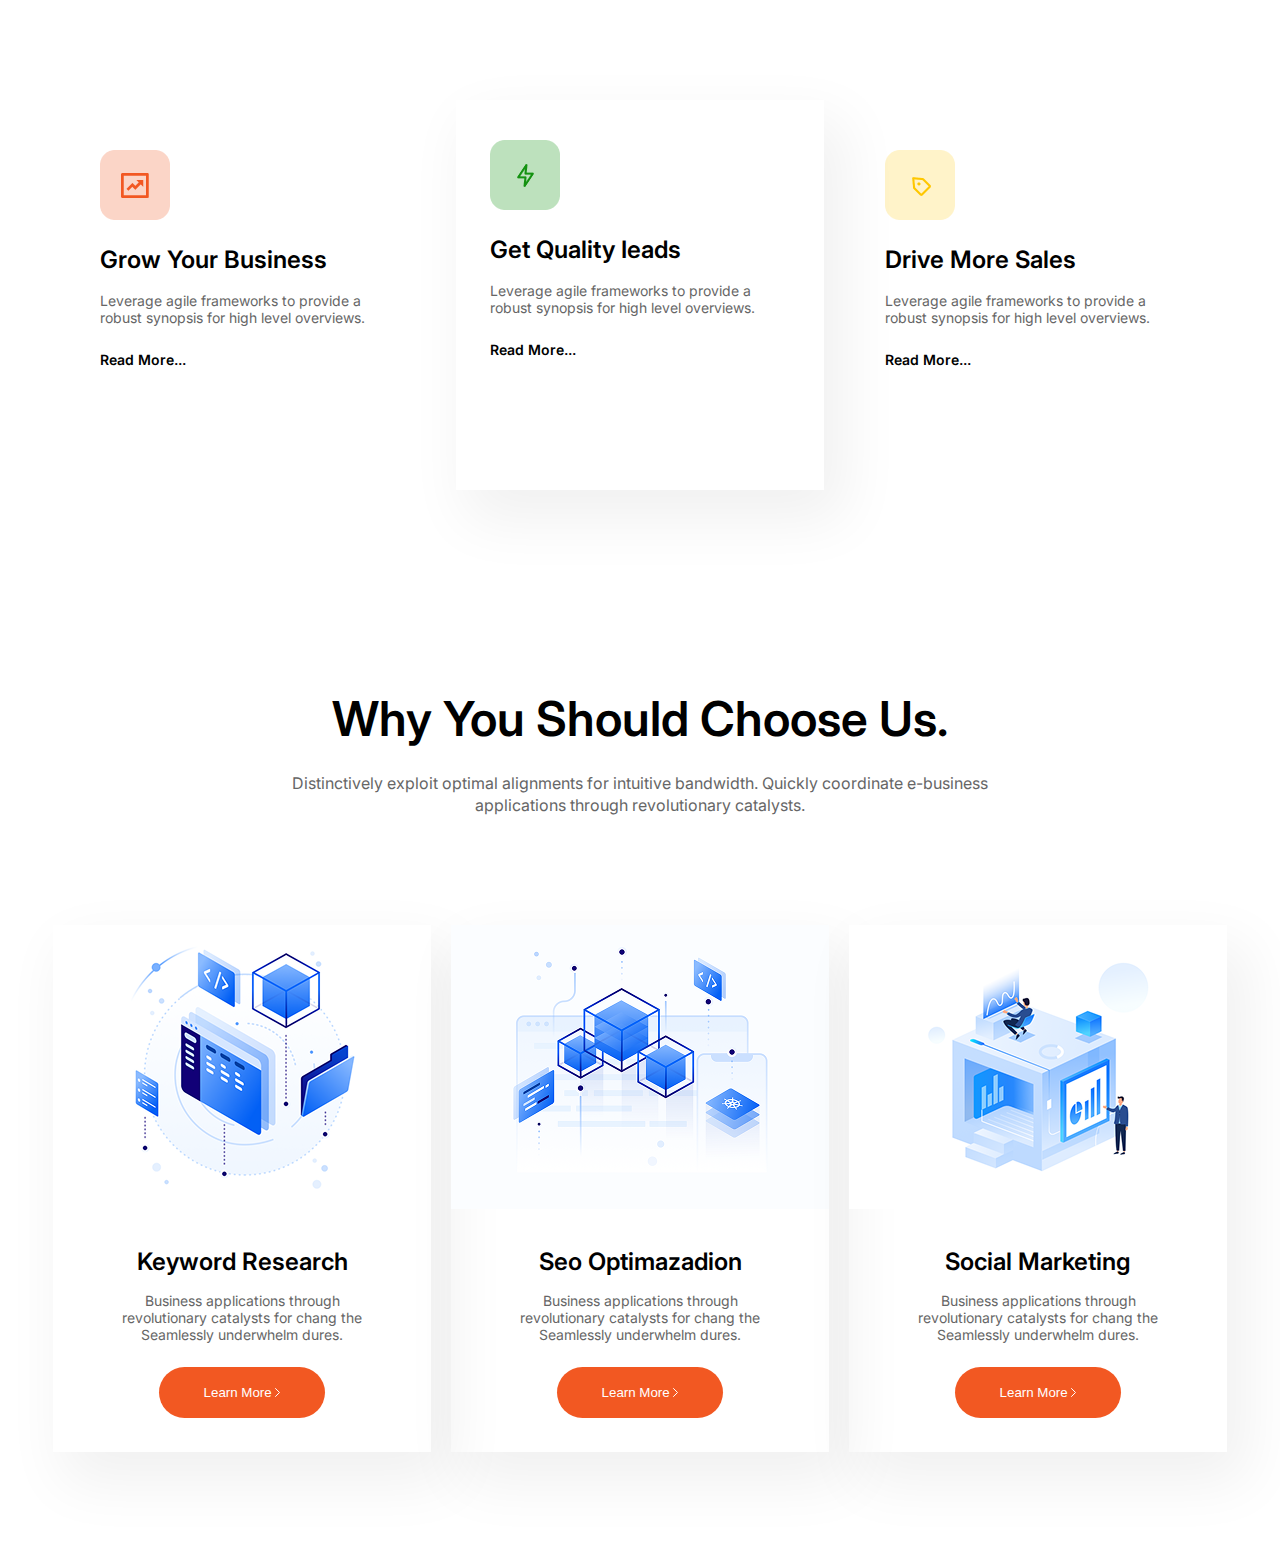
<file: Homework5/Features.html>
<!DOCTYPE html>
<html lang="en">

<head>
    <meta charset="UTF-8">
    <meta name="viewport" content="width=device-width, initial-scale=1.0">
    <link rel="stylesheet" href="style.css">
    <link rel="preconnect" href="https://fonts.googleapis.com">
    <link rel="preconnect" href="https://fonts.gstatic.com" crossorigin>
    <link
        href="https://fonts.googleapis.com/css2?family=Inter:ital,opsz,wght@0,14..32,100..900;1,14..32,100..900&display=swap"
        rel="stylesheet">
    <title>Features & Services</title>
</head>
<div class="box">
    <div class="box__up">
        <div class="content">
            <img class="content__logo" src="img/busniess.png">
            <h1 class="content__head">Grow Your Business</h1>
            <p class="content__text">Leverage agile frameworks to provide a robust synopsis for high level overviews.
            </p>
            <a href="#" class="href content__link">Read More...</a>
        </div>
        <div class="content content__center">
            <img class="content__logo" src="img/leads.png">
            <h1 class="content__head">Get Quality Ieads</h1>
            <p class="content__text">Leverage agile frameworks to provide a robust synopsis for high level overviews.
            </p>
            <a href="#" class="href content__link">Read More...</a>
        </div>
        <div class="content">
            <img class="content__logo" src="img/sales.png">
            <h1 class="content__head">Drive More Sales</h1>
            <p class="content__text">Leverage agile frameworks to provide a robust synopsis for high level overviews.
            </p>
            <a href="#" class="href content__link">Read More...</a>
        </div>
    </div>
    <div class="box__down">
        <div class="product__first">
            <h1 class="product__head">Why You Should Choose Us.</h1>
            <p class="product__text">Distinctively exploit optimal alignments for intuitive bandwidth. Quickly
                coordinate e-business<br>
                applications through revolutionary catalysts.</p>
        </div>
        <div class="product">
            <img src="img/product1.png" alt="" class="product__logo">
            <div class="product__content">
                <h1 class="product__content_head">Keyword Research</h1>
                <p class="product__content_text">Business applications through revolutionary catalysts for chang the
                    Seamlessly underwhelm dures.</p>
                <button class="product__content_btn">Learn More
                    <svg width="5" height="9" viewBox="0 0 5 9" fill="none" xmlns="http://www.w3.org/2000/svg">
                        <path d="M0.5 8.5L4.5 4.5L0.5 0.5" stroke="white" stroke-linecap="round"
                            stroke-linejoin="round" />
                    </svg>
                </button>
            </div>
        </div>
        <div class="product">
            <img src="img/product2.png" alt="" class="product__logo">
            <div class="product__content">
                <h1 class="product__content_head">Seo Optimazadion</h1>
                <p class="product__content_text">Business applications through revolutionary catalysts for chang the
                    Seamlessly underwhelm dures.</p>
                <button class="product__content_btn">Learn More
                    <svg width="5" height="9" viewBox="0 0 5 9" fill="none" xmlns="http://www.w3.org/2000/svg">
                        <path d="M0.5 8.5L4.5 4.5L0.5 0.5" stroke="white" stroke-linecap="round"
                            stroke-linejoin="round" />
                    </svg>
                </button>
            </div>
        </div>
        <div class="product">
            <img src="img/product3.png" alt="" class="product__logo">
            <div class="product__content">
                <h1 class="product__content_head">Social Marketing</h1>
                <p class="product__content_text">Business applications through revolutionary catalysts for chang the
                    Seamlessly underwhelm dures.</p>
                <button class="product__content_btn">Learn More
                    <svg width="5" height="9" viewBox="0 0 5 9" fill="none" xmlns="http://www.w3.org/2000/svg">
                        <path d="M0.5 8.5L4.5 4.5L0.5 0.5" stroke="white" stroke-linecap="round"
                            stroke-linejoin="round" />
                    </svg>
                </button>
            </div>
        </div>
    </div>
</div>

<body>
</body>

</html>
</file>
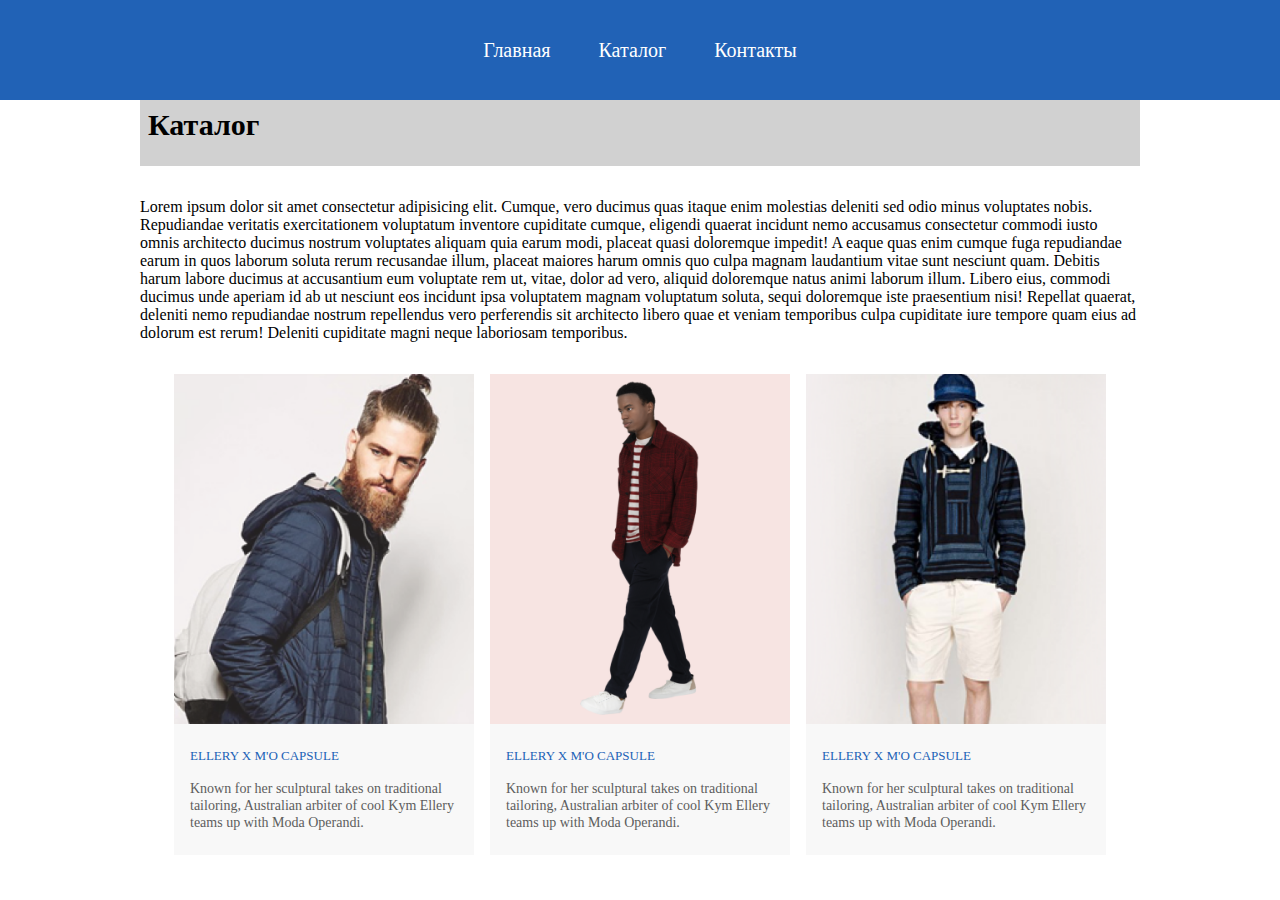
<file: Homework1/catalog/catalog.html>
<!DOCTYPE html>
<html lang="en">

<head>
    <meta charset="UTF-8">
    <meta name="viewport" content="width=device-width, initial-scale=1.0">
    <link rel="stylesheet" href="../style.css">
    <title>Catalog</title>
</head>

<body>
    <ul class="menu">
        <li><a class="menu__head" href="../index.html">Главная</a></li>
        <li><a class="menu__head" href="catalog.html">Каталог</a></li>
        <li><a class="menu__head" href="../contacts.html">Контакты</a></li>
    </ul>
    <div class="content center">
        <h1 class="content__head">Каталог</h1>
        <p class="content__text">Lorem ipsum dolor sit amet consectetur adipisicing elit. Cumque, vero ducimus quas itaque enim
            molestias deleniti sed odio minus voluptates nobis. Repudiandae veritatis exercitationem voluptatum
            inventore cupiditate cumque, eligendi quaerat incidunt nemo accusamus consectetur commodi iusto omnis
            architecto ducimus nostrum voluptates aliquam quia earum modi, placeat quasi doloremque impedit! A eaque
            quas enim cumque fuga repudiandae earum in quos laborum soluta rerum recusandae illum, placeat maiores harum
            omnis quo culpa magnam laudantium vitae sunt nesciunt quam. Debitis harum labore ducimus at accusantium eum
            voluptate rem ut, vitae, dolor ad vero, aliquid doloremque natus animi laborum illum. Libero eius, commodi
            ducimus unde aperiam id ab ut nesciunt eos incidunt ipsa voluptatem magnam voluptatum soluta, sequi
            doloremque iste praesentium nisi! Repellat quaerat, deleniti nemo repudiandae nostrum repellendus vero
            perferendis sit architecto libero quae et veniam temporibus culpa cupiditate iure tempore quam eius ad
            dolorum est rerum! Deleniti cupiditate magni neque laboriosam temporibus.</p>
        <div class="product-box">
            <div class="product">
                <img src="../img/product1.png" alt="product">
                <div class="product__content">
                    <a href="#" class="product__name">ELLERY X M'O CAPSULE</a>
                    <p class="product__text">
                        Known for her sculptural takes on traditional tailoring,
                        Australian arbiter of cool Kym Ellery teams up with Moda Operandi.
                    </p>
                </div>
            </div>
            <div class="product">
                <img src="../img/product2.png" alt="product">
                <div class="product__content">
                    <a href="#" class="product__name">ELLERY X M'O CAPSULE</a>
                    <p class="product__text">
                        Known for her sculptural takes on traditional tailoring,
                        Australian arbiter of cool Kym Ellery teams up with Moda Operandi.
                    </p>
                </div>
            </div>
            <div class="product">
                <img src="../img/product3.png" alt="product">
                <div class="product__content">
                    <a href="#" class="product__name">ELLERY X M'O CAPSULE</a>
                    <p class="product__text">
                        Known for her sculptural takes on traditional tailoring,
                        Australian arbiter of cool Kym Ellery teams up with Moda Operandi.
                    </p>
                </div>
            </div>

        </div>

        </div>

</body>

</html>
</file>
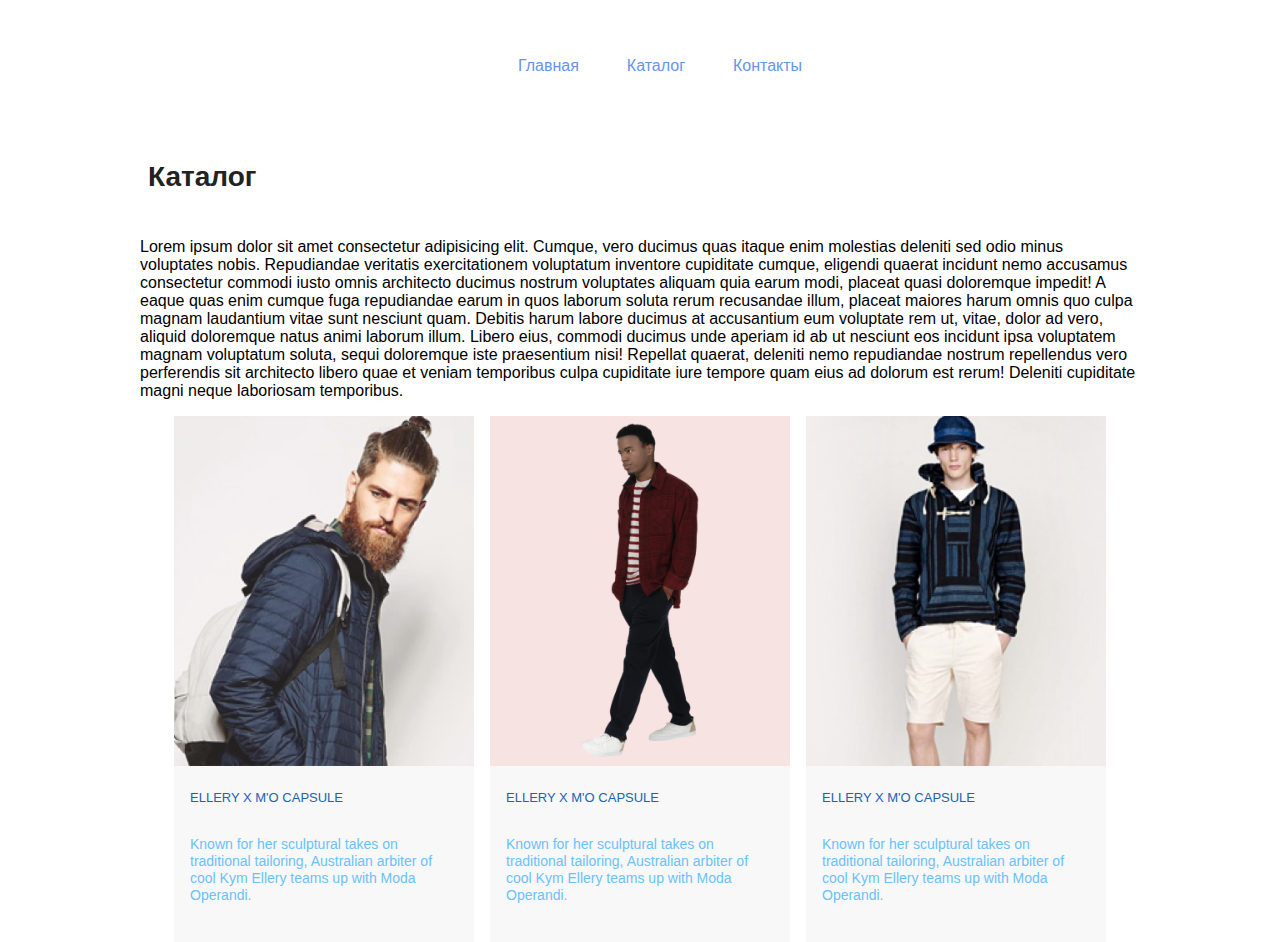
<file: Homework2/catalog/catalog.html>
<!DOCTYPE html>
<html lang="en">

<head>
    <meta charset="UTF-8">
    <meta name="viewport" content="width=device-width, initial-scale=1.0">
    <link rel="stylesheet" href="../style.css">
    <title>Catalog</title>
</head>

<body>
    <ul class="menu">
        <li><a class="menu__head" href="../index.html">Главная</a></li>
        <li><a class="menu__head" href="catalog.html">Каталог</a></li>
        <li><a class="menu__head" href="../contacts.html">Контакты</a></li>
    </ul>
    <div class="content center">
        <h1 class="content__head">Каталог</h1>
        <p class="text">Lorem ipsum dolor sit amet consectetur adipisicing elit. Cumque, vero ducimus quas itaque enim
            molestias deleniti sed odio minus voluptates nobis. Repudiandae veritatis exercitationem voluptatum
            inventore cupiditate cumque, eligendi quaerat incidunt nemo accusamus consectetur commodi iusto omnis
            architecto ducimus nostrum voluptates aliquam quia earum modi, placeat quasi doloremque impedit! A eaque
            quas enim cumque fuga repudiandae earum in quos laborum soluta rerum recusandae illum, placeat maiores harum
            omnis quo culpa magnam laudantium vitae sunt nesciunt quam. Debitis harum labore ducimus at accusantium eum
            voluptate rem ut, vitae, dolor ad vero, aliquid doloremque natus animi laborum illum. Libero eius, commodi
            ducimus unde aperiam id ab ut nesciunt eos incidunt ipsa voluptatem magnam voluptatum soluta, sequi
            doloremque iste praesentium nisi! Repellat quaerat, deleniti nemo repudiandae nostrum repellendus vero
            perferendis sit architecto libero quae et veniam temporibus culpa cupiditate iure tempore quam eius ad
            dolorum est rerum! Deleniti cupiditate magni neque laboriosam temporibus.</p>
        <div class="product-box">
            <div class="product">
                <img src="../img/product1.png" alt="product">
                <div class="product__content">
                    <a href="#" class="product__name">ELLERY X M'O CAPSULE</a>
                    <p class="product__text">
                        Known for her sculptural takes on traditional tailoring,
                        Australian arbiter of cool Kym Ellery teams up with Moda Operandi.
                    </p>
                </div>
            </div>
            <div class="product">
                <img src="../img/product2.png" alt="product">
                <div class="product__content">
                    <a href="#" class="product__name">ELLERY X M'O CAPSULE</a>
                    <p class="product__text">
                        Known for her sculptural takes on traditional tailoring,
                        Australian arbiter of cool Kym Ellery teams up with Moda Operandi.
                    </p>
                </div>
            </div>
            <div class="product">
                <img src="../img/product3.png" alt="product">
                <div class="product__content">
                    <a href="#" class="product__name">ELLERY X M'O CAPSULE</a>
                    <p class="product__text">
                        Known for her sculptural takes on traditional tailoring,
                        Australian arbiter of cool Kym Ellery teams up with Moda Operandi.
                    </p>
                </div>
            </div>

        </div>

        </div>

</body>

</html>
</file>
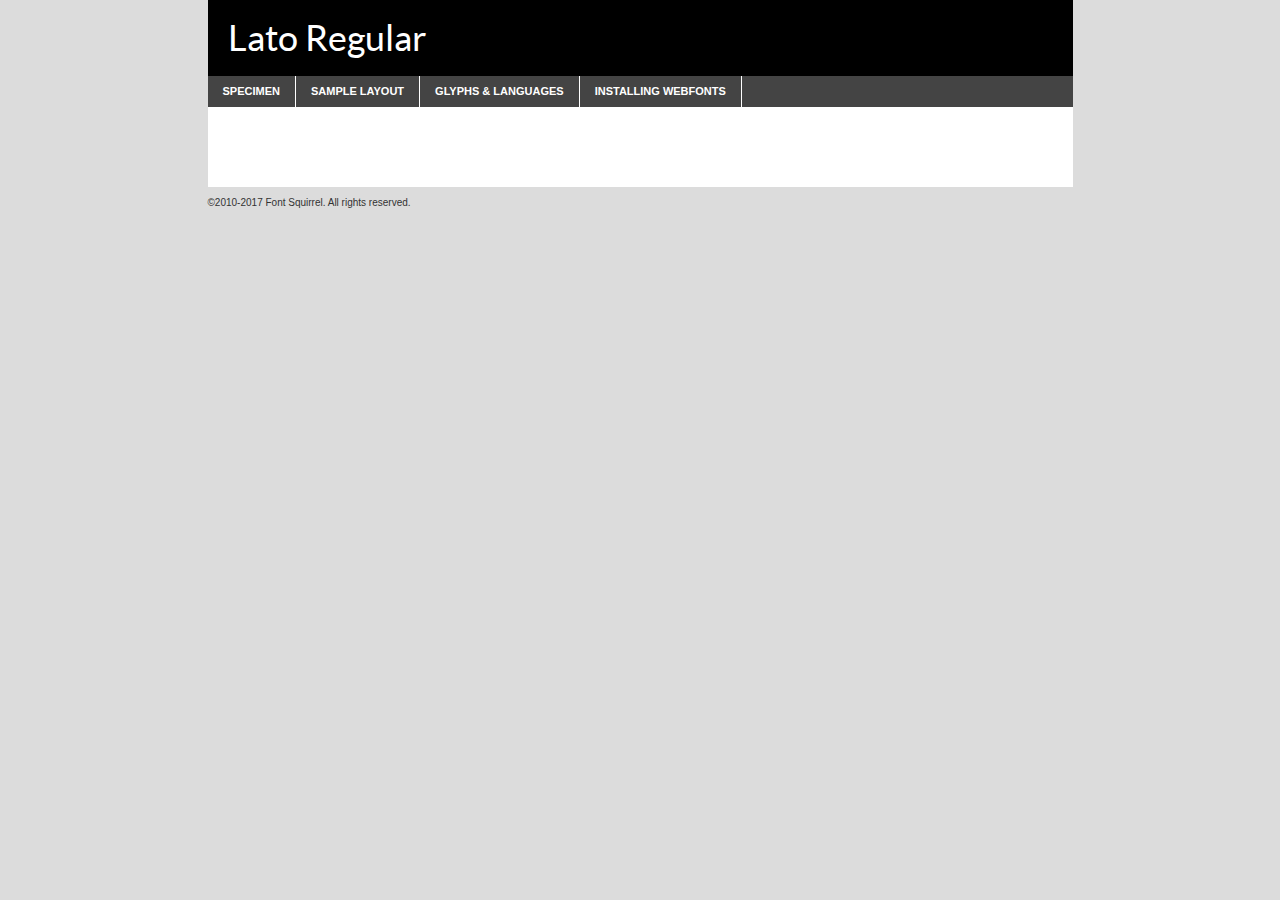
<file: Homework7/fonts/lato-regular-demo.html>
<!DOCTYPE html PUBLIC "-//W3C//DTD XHTML 1.0 Transitional//EN"
        "http://www.w3.org/TR/xhtml1/DTD/xhtml1-transitional.dtd">

<html xmlns="http://www.w3.org/1999/xhtml" xml:lang="en" lang="en">
<head>
    <meta http-equiv="Content-Type" content="text/html; charset=utf-8"/>
    <script src="http://ajax.googleapis.com/ajax/libs/jquery/1.7.2/jquery.min.js" type="text/javascript" charset="utf-8"></script>
    <script type="text/javascript">
		(function($) {
			$.fn.easyTabs = function(option) {
				var param = jQuery.extend({ fadeSpeed: 'fast', defaultContent: 1, activeClass: 'active' }, option);
				$(this).each(function() {
					var thisId = '#' + this.id;
					if ( param.defaultContent == '' )
					{
						param.defaultContent = 1;
					}
					if ( typeof param.defaultContent == 'number' )
					{
						var defaultTab = $(thisId + ' .tabs li:eq(' + (param.defaultContent - 1) + ') a').attr('href').substr(1);
					}
					else
					{
						var defaultTab = param.defaultContent;
					}
					$(thisId + ' .tabs li a').each(function() {
						var tabToHide = $(this).attr('href').substr(1);
						$('#' + tabToHide).addClass('easytabs-tab-content');
					});
					hideAll();
					changeContent(defaultTab);

					function hideAll() {$(thisId + ' .easytabs-tab-content').hide();}

					function changeContent(tabId)
					{
						hideAll();
						$(thisId + ' .tabs li').removeClass(param.activeClass);
						$(thisId + ' .tabs li a[href=#' + tabId + ']').closest('li').addClass(param.activeClass);
						if ( param.fadeSpeed != 'none' )
						{
							$(thisId + ' #' + tabId).fadeIn(param.fadeSpeed);
						}
						else
						{
							$(thisId + ' #' + tabId).show();
						}
					}

					$(thisId + ' .tabs li').click(function() {
						var tabId = $(this).find('a').attr('href').substr(1);
						changeContent(tabId);
						return false;
					});
				});
			}
		})(jQuery);
    </script>
    <link rel="stylesheet" href="specimen_files/specimen_stylesheet.css" type="text/css" charset="utf-8"/>
    <link rel="stylesheet" href="stylesheet.css" type="text/css" charset="utf-8"/>

    <style type="text/css">
        		body {
			font-family: 'latoregular';
        		}

            </style>

    <title>Lato Regular Specimen</title>


    <script type="text/javascript" charset="utf-8">
		$(document).ready(function() {
			$('#container').easyTabs({ defaultContent: 1 });
		});
    </script>
</head>

<body>
<div id="container">
    <div id="header">
		Lato Regular    </div>
    <ul class="tabs">
        <li><a href="#specimen">Specimen</a></li>
        <li><a href="#layout">Sample Layout</a></li>
		        <li><a href="#glyphs">Glyphs &amp; Languages</a></li>
        <li><a href="#installing">Installing Webfonts</a></li>

    </ul>

    <div id="main_content">


        <div id="specimen">

            <div class="section">
                <div class="grid12 firstcol">
                    <div class="huge">AaBb</div>
                </div>
            </div>

            <div class="section">
                <div class="glyph_range">A&#x200B;B&#x200b;C&#x200b;D&#x200b;E&#x200b;F&#x200b;G&#x200b;H&#x200b;I&#x200b;J&#x200b;K&#x200b;L&#x200b;M&#x200b;N&#x200b;O&#x200b;P&#x200b;Q&#x200b;R&#x200b;S&#x200b;T&#x200b;U&#x200b;V&#x200b;W&#x200b;X&#x200b;Y&#x200b;Z&#x200b;a&#x200b;b&#x200b;c&#x200b;d&#x200b;e&#x200b;f&#x200b;g&#x200b;h&#x200b;i&#x200b;j&#x200b;k&#x200b;l&#x200b;m&#x200b;n&#x200b;o&#x200b;p&#x200b;q&#x200b;r&#x200b;s&#x200b;t&#x200b;u&#x200b;v&#x200b;w&#x200b;x&#x200b;y&#x200b;z&#x200b;1&#x200b;2&#x200b;3&#x200b;4&#x200b;5&#x200b;6&#x200b;7&#x200b;8&#x200b;9&#x200b;0&#x200b;&amp;&#x200b;.&#x200b;,&#x200b;?&#x200b;!&#x200b;&#64;&#x200b;(&#x200b;)&#x200b;#&#x200b;$&#x200b;%&#x200b;*&#x200b;+&#x200b;-&#x200b;=&#x200b;:&#x200b;;</div>
            </div>
            <div class="section">
                <div class="grid12 firstcol">
                    <table class="sample_table">
                        <tr>
                            <td>10</td>
                            <td class="size10">abcdefghijklmnopqrstuvwxyzABCDEFGHIJKLMNOPQRSTUVWXYZ0123456789abcdefghijklmnopqrstuvwxyzABCDEFGHIJKLMNOPQRSTUVWXYZ0123456789abcdefghijklmnopqrstuvwxyzABCDEFGHIJKLMNOPQRSTUVWXYZ</td>
                        </tr>
                        <tr>
                            <td>11</td>
                            <td class="size11">abcdefghijklmnopqrstuvwxyzABCDEFGHIJKLMNOPQRSTUVWXYZ0123456789abcdefghijklmnopqrstuvwxyzABCDEFGHIJKLMNOPQRSTUVWXYZ0123456789abcdefghijklmnopqrstuvwxyzABCDEFGHIJKLMNOPQRSTUVWXYZ</td>
                        </tr>
                        <tr>
                            <td>12</td>
                            <td class="size12">abcdefghijklmnopqrstuvwxyzABCDEFGHIJKLMNOPQRSTUVWXYZ0123456789abcdefghijklmnopqrstuvwxyzABCDEFGHIJKLMNOPQRSTUVWXYZ0123456789abcdefghijklmnopqrstuvwxyzABCDEFGHIJKLMNOPQRSTUVWXYZ</td>
                        </tr>
                        <tr>
                            <td>13</td>
                            <td class="size13">abcdefghijklmnopqrstuvwxyzABCDEFGHIJKLMNOPQRSTUVWXYZ0123456789abcdefghijklmnopqrstuvwxyzABCDEFGHIJKLMNOPQRSTUVWXYZ0123456789abcdefghijklmnopqrstuvwxyzABCDEFGHIJKLMNOPQRSTUVWXYZ</td>
                        </tr>
                        <tr>
                            <td>14</td>
                            <td class="size14">abcdefghijklmnopqrstuvwxyzABCDEFGHIJKLMNOPQRSTUVWXYZ0123456789abcdefghijklmnopqrstuvwxyzABCDEFGHIJKLMNOPQRSTUVWXYZ0123456789abcdefghijklmnopqrstuvwxyzABCDEFGHIJKLMNOPQRSTUVWXYZ</td>
                        </tr>
                        <tr>
                            <td>16</td>
                            <td class="size16">abcdefghijklmnopqrstuvwxyzABCDEFGHIJKLMNOPQRSTUVWXYZ0123456789abcdefghijklmnopqrstuvwxyzABCDEFGHIJKLMNOPQRSTUVWXYZ</td>
                        </tr>
                        <tr>
                            <td>18</td>
                            <td class="size18">abcdefghijklmnopqrstuvwxyzABCDEFGHIJKLMNOPQRSTUVWXYZ0123456789abcdefghijklmnopqrstuvwxyzABCDEFGHIJKLMNOPQRSTUVWXYZ</td>
                        </tr>
                        <tr>
                            <td>20</td>
                            <td class="size20">abcdefghijklmnopqrstuvwxyzABCDEFGHIJKLMNOPQRSTUVWXYZ0123456789abcdefghijklmnopqrstuvwxyzABCDEFGHIJKLMNOPQRSTUVWXYZ</td>
                        </tr>
                        <tr>
                            <td>24</td>
                            <td class="size24">abcdefghijklmnopqrstuvwxyzABCDEFGHIJKLMNOPQRSTUVWXYZ0123456789abcdefghijklmnopqrstuvwxyzABCDEFGHIJKLMNOPQRSTUVWXYZ</td>
                        </tr>
                        <tr>
                            <td>30</td>
                            <td class="size30">abcdefghijklmnopqrstuvwxyzABCDEFGHIJKLMNOPQRSTUVWXYZ0123456789abcdefghijklmnopqrstuvwxyzABCDEFGHIJKLMNOPQRSTUVWXYZ</td>
                        </tr>
                        <tr>
                            <td>36</td>
                            <td class="size36">abcdefghijklmnopqrstuvwxyzABCDEFGHIJKLMNOPQRSTUVWXYZ0123456789abcdefghijklmnopqrstuvwxyzABCDEFGHIJKLMNOPQRSTUVWXYZ</td>
                        </tr>
                        <tr>
                            <td>48</td>
                            <td class="size48">abcdefghijklmnopqrstuvwxyzABCDEFGHIJKLMNOPQRSTUVWXYZ0123456789abcdefghijklmnopqrstuvwxyzABCDEFGHIJKLMNOPQRSTUVWXYZ</td>
                        </tr>
                        <tr>
                            <td>60</td>
                            <td class="size60">abcdefghijklmnopqrstuvwxyzABCDEFGHIJKLMNOPQRSTUVWXYZ0123456789abcdefghijklmnopqrstuvwxyzABCDEFGHIJKLMNOPQRSTUVWXYZ</td>
                        </tr>
                        <tr>
                            <td>72</td>
                            <td class="size72">abcdefghijklmnopqrstuvwxyzABCDEFGHIJKLMNOPQRSTUVWXYZ0123456789abcdefghijklmnopqrstuvwxyzABCDEFGHIJKLMNOPQRSTUVWXYZ</td>
                        </tr>
                        <tr>
                            <td>90</td>
                            <td class="size90">abcdefghijklmnopqrstuvwxyzABCDEFGHIJKLMNOPQRSTUVWXYZ0123456789abcdefghijklmnopqrstuvwxyzABCDEFGHIJKLMNOPQRSTUVWXYZ</td>
                        </tr>
                    </table>

                </div>

            </div>


            <div class="section" id="bodycomparison">


                <div id="xheight">
                    <div class="fontbody">&#x25FC;&#x25FC;&#x25FC;&#x25FC;&#x25FC;&#x25FC;&#x25FC;&#x25FC;&#x25FC;&#x25FC;&#x25FC;&#x25FC;&#x25FC;&#x25FC;&#x25FC;&#x25FC;&#x25FC;&#x25FC;&#x25FC;&#x25FC;&#x25FC;&#x25FC;&#x25FC;&#x25FC;&#x25FC;&#x25FC;&#x25FC;&#x25FC;&#x25FC;&#x25FC;&#x25FC;&#x25FC;&#x25FC;&#x25FC;&#x25FC;&#x25FC;&#x25FC;&#x25FC;&#x25FC;&#x25FC;&#x25FC;&#x25FC;&#x25FC;&#x25FC;&#x25FC;&#x25FC;&#x25FC;&#x25FC;&#x25FC;&#x25FC;&#x25FC;&#x25FC;&#x25FC;&#x25FC;&#x25FC;&#x25FC;&#x25FC;&#x25FC;&#x25FC;&#x25FC;&#x25FC;&#x25FC;&#x25FC;&#x25FC;&#x25FC;&#x25FC;&#x25FC;&#x25FC;&#x25FC;&#x25FC;&#x25FC;&#x25FC;&#x25FC;&#x25FC;&#x25FC;&#x25FC;&#x25FC;&#x25FC;&#x25FC;&#x25FC;&#x25FC;&#x25FC;&#x25FC;&#x25FC;&#x25FC;&#x25FC;&#x25FC;&#x25FC;&#x25FC;&#x25FC;&#x25FC;&#x25FC;&#x25FC;&#x25FC;&#x25FC;&#x25FC;&#x25FC;&#x25FC;&#x25FC;body</div>
                    <div class="arialbody">body</div>
                    <div class="verdanabody">body</div>
                    <div class="georgiabody">body</div>
                </div>
                <div class="fontbody" style="z-index:1">
                    body<span>Lato Regular</span>
                </div>
                <div class="arialbody" style="z-index:1">
                    body<span>Arial</span>
                </div>
                <div class="verdanabody" style="z-index:1">
                    body<span>Verdana</span>
                </div>
                <div class="georgiabody" style="z-index:1">
                    body<span>Georgia</span>
                </div>


            </div>


            <div class="section psample psample_row1" id="">

                <div class="grid2 firstcol">
                    <p class="size10"><span>10.</span>Aenean lacinia bibendum nulla sed consectetur. Fusce dapibus, tellus ac cursus commodo, tortor mauris condimentum nibh, ut fermentum massa justo sit amet risus. Nullam id dolor id nibh ultricies vehicula ut id elit. Cum sociis natoque penatibus et magnis dis parturient montes, nascetur ridiculus mus. Nulla vitae elit libero, a pharetra augue.</p>

                </div>
                <div class="grid3">
                    <p class="size11"><span>11.</span>Aenean lacinia bibendum nulla sed consectetur. Fusce dapibus, tellus ac cursus commodo, tortor mauris condimentum nibh, ut fermentum massa justo sit amet risus. Nullam id dolor id nibh ultricies vehicula ut id elit. Cum sociis natoque penatibus et magnis dis parturient montes, nascetur ridiculus mus. Nulla vitae elit libero, a pharetra augue.</p>

                </div>
                <div class="grid3">
                    <p class="size12"><span>12.</span>Aenean lacinia bibendum nulla sed consectetur. Fusce dapibus, tellus ac cursus commodo, tortor mauris condimentum nibh, ut fermentum massa justo sit amet risus. Nullam id dolor id nibh ultricies vehicula ut id elit. Cum sociis natoque penatibus et magnis dis parturient montes, nascetur ridiculus mus. Nulla vitae elit libero, a pharetra augue.</p>

                </div>
                <div class="grid4">
                    <p class="size13"><span>13.</span>Aenean lacinia bibendum nulla sed consectetur. Fusce dapibus, tellus ac cursus commodo, tortor mauris condimentum nibh, ut fermentum massa justo sit amet risus. Nullam id dolor id nibh ultricies vehicula ut id elit. Cum sociis natoque penatibus et magnis dis parturient montes, nascetur ridiculus mus. Nulla vitae elit libero, a pharetra augue.</p>

                </div>
                <div class="white_blend"></div>

            </div>
            <div class="section psample psample_row2" id="">
                <div class="grid3 firstcol">
                    <p class="size14"><span>14.</span>Aenean lacinia bibendum nulla sed consectetur. Fusce dapibus, tellus ac cursus commodo, tortor mauris condimentum nibh, ut fermentum massa justo sit amet risus. Nullam id dolor id nibh ultricies vehicula ut id elit. Cum sociis natoque penatibus et magnis dis parturient montes, nascetur ridiculus mus. Nulla vitae elit libero, a pharetra augue.</p>

                </div>
                <div class="grid4">
                    <p class="size16"><span>16.</span>Aenean lacinia bibendum nulla sed consectetur. Fusce dapibus, tellus ac cursus commodo, tortor mauris condimentum nibh, ut fermentum massa justo sit amet risus. Nullam id dolor id nibh ultricies vehicula ut id elit. Cum sociis natoque penatibus et magnis dis parturient montes, nascetur ridiculus mus. Nulla vitae elit libero, a pharetra augue.</p>

                </div>
                <div class="grid5">
                    <p class="size18"><span>18.</span>Aenean lacinia bibendum nulla sed consectetur. Fusce dapibus, tellus ac cursus commodo, tortor mauris condimentum nibh, ut fermentum massa justo sit amet risus. Nullam id dolor id nibh ultricies vehicula ut id elit. Cum sociis natoque penatibus et magnis dis parturient montes, nascetur ridiculus mus. Nulla vitae elit libero, a pharetra augue.</p>

                </div>

                <div class="white_blend"></div>

            </div>

            <div class="section psample psample_row3" id="">
                <div class="grid5 firstcol">
                    <p class="size20"><span>20.</span>Aenean lacinia bibendum nulla sed consectetur. Fusce dapibus, tellus ac cursus commodo, tortor mauris condimentum nibh, ut fermentum massa justo sit amet risus. Nullam id dolor id nibh ultricies vehicula ut id elit. Cum sociis natoque penatibus et magnis dis parturient montes, nascetur ridiculus mus. Nulla vitae elit libero, a pharetra augue.</p>
                </div>
                <div class="grid7">
                    <p class="size24"><span>24.</span>Aenean lacinia bibendum nulla sed consectetur. Fusce dapibus, tellus ac cursus commodo, tortor mauris condimentum nibh, ut fermentum massa justo sit amet risus. Nullam id dolor id nibh ultricies vehicula ut id elit. Cum sociis natoque penatibus et magnis dis parturient montes, nascetur ridiculus mus. Nulla vitae elit libero, a pharetra augue.</p>
                </div>

                <div class="white_blend"></div>

            </div>

            <div class="section psample psample_row4" id="">
                <div class="grid12 firstcol">
                    <p class="size30"><span>30.</span>Aenean lacinia bibendum nulla sed consectetur. Fusce dapibus, tellus ac cursus commodo, tortor mauris condimentum nibh, ut fermentum massa justo sit amet risus. Nullam id dolor id nibh ultricies vehicula ut id elit. Cum sociis natoque penatibus et magnis dis parturient montes, nascetur ridiculus mus. Nulla vitae elit libero, a pharetra augue.</p>
                </div>
                <div class="white_blend"></div>

            </div>


            <div class="section psample psample_row1 fullreverse">
                <div class="grid2 firstcol">
                    <p class="size10"><span>10.</span>Aenean lacinia bibendum nulla sed consectetur. Fusce dapibus, tellus ac cursus commodo, tortor mauris condimentum nibh, ut fermentum massa justo sit amet risus. Nullam id dolor id nibh ultricies vehicula ut id elit. Cum sociis natoque penatibus et magnis dis parturient montes, nascetur ridiculus mus. Nulla vitae elit libero, a pharetra augue.</p>

                </div>
                <div class="grid3">
                    <p class="size11"><span>11.</span>Aenean lacinia bibendum nulla sed consectetur. Fusce dapibus, tellus ac cursus commodo, tortor mauris condimentum nibh, ut fermentum massa justo sit amet risus. Nullam id dolor id nibh ultricies vehicula ut id elit. Cum sociis natoque penatibus et magnis dis parturient montes, nascetur ridiculus mus. Nulla vitae elit libero, a pharetra augue.</p>

                </div>
                <div class="grid3">
                    <p class="size12"><span>12.</span>Aenean lacinia bibendum nulla sed consectetur. Fusce dapibus, tellus ac cursus commodo, tortor mauris condimentum nibh, ut fermentum massa justo sit amet risus. Nullam id dolor id nibh ultricies vehicula ut id elit. Cum sociis natoque penatibus et magnis dis parturient montes, nascetur ridiculus mus. Nulla vitae elit libero, a pharetra augue.</p>

                </div>
                <div class="grid4">
                    <p class="size13"><span>13.</span>Aenean lacinia bibendum nulla sed consectetur. Fusce dapibus, tellus ac cursus commodo, tortor mauris condimentum nibh, ut fermentum massa justo sit amet risus. Nullam id dolor id nibh ultricies vehicula ut id elit. Cum sociis natoque penatibus et magnis dis parturient montes, nascetur ridiculus mus. Nulla vitae elit libero, a pharetra augue.</p>

                </div>
                <div class="black_blend"></div>

            </div>

            <div class="section psample psample_row2 fullreverse">
                <div class="grid3 firstcol">
                    <p class="size14"><span>14.</span>Aenean lacinia bibendum nulla sed consectetur. Fusce dapibus, tellus ac cursus commodo, tortor mauris condimentum nibh, ut fermentum massa justo sit amet risus. Nullam id dolor id nibh ultricies vehicula ut id elit. Cum sociis natoque penatibus et magnis dis parturient montes, nascetur ridiculus mus. Nulla vitae elit libero, a pharetra augue.</p>

                </div>
                <div class="grid4">
                    <p class="size16"><span>16.</span>Aenean lacinia bibendum nulla sed consectetur. Fusce dapibus, tellus ac cursus commodo, tortor mauris condimentum nibh, ut fermentum massa justo sit amet risus. Nullam id dolor id nibh ultricies vehicula ut id elit. Cum sociis natoque penatibus et magnis dis parturient montes, nascetur ridiculus mus. Nulla vitae elit libero, a pharetra augue.</p>

                </div>
                <div class="grid5">
                    <p class="size18"><span>18.</span>Aenean lacinia bibendum nulla sed consectetur. Fusce dapibus, tellus ac cursus commodo, tortor mauris condimentum nibh, ut fermentum massa justo sit amet risus. Nullam id dolor id nibh ultricies vehicula ut id elit. Cum sociis natoque penatibus et magnis dis parturient montes, nascetur ridiculus mus. Nulla vitae elit libero, a pharetra augue.</p>

                </div>
                <div class="black_blend"></div>

            </div>

            <div class="section psample fullreverse psample_row3" id="">
                <div class="grid5 firstcol">
                    <p class="size20"><span>20.</span>Aenean lacinia bibendum nulla sed consectetur. Fusce dapibus, tellus ac cursus commodo, tortor mauris condimentum nibh, ut fermentum massa justo sit amet risus. Nullam id dolor id nibh ultricies vehicula ut id elit. Cum sociis natoque penatibus et magnis dis parturient montes, nascetur ridiculus mus. Nulla vitae elit libero, a pharetra augue.</p>
                </div>
                <div class="grid7">
                    <p class="size24"><span>24.</span>Aenean lacinia bibendum nulla sed consectetur. Fusce dapibus, tellus ac cursus commodo, tortor mauris condimentum nibh, ut fermentum massa justo sit amet risus. Nullam id dolor id nibh ultricies vehicula ut id elit. Cum sociis natoque penatibus et magnis dis parturient montes, nascetur ridiculus mus. Nulla vitae elit libero, a pharetra augue.</p>
                </div>

                <div class="black_blend"></div>

            </div>

            <div class="section psample fullreverse psample_row4" id="" style="border-bottom: 20px #000 solid;">
                <div class="grid12 firstcol">
                    <p class="size30"><span>30.</span>Aenean lacinia bibendum nulla sed consectetur. Fusce dapibus, tellus ac cursus commodo, tortor mauris condimentum nibh, ut fermentum massa justo sit amet risus. Nullam id dolor id nibh ultricies vehicula ut id elit. Cum sociis natoque penatibus et magnis dis parturient montes, nascetur ridiculus mus. Nulla vitae elit libero, a pharetra augue.</p>
                </div>
                <div class="black_blend"></div>

            </div>


        </div>

        <div id="layout">

            <div class="section">

                <div class="grid12 firstcol">
                    <h1>Lorem Ipsum Dolor</h1>
                    <h2>Etiam porta sem malesuada magna mollis euismod</h2>

                    <p class="byline">By <a href="#link">Aenean Lacinia</a></p>
                </div>
            </div>
            <div class="section">
                <div class="grid8 firstcol">
                    <p class="large">Donec sed odio dui. Morbi leo risus, porta ac consectetur ac, vestibulum at eros. Fusce dapibus, tellus ac cursus commodo, tortor mauris condimentum nibh, ut fermentum massa justo sit amet risus. </p>


                    <h3>Pellentesque ornare sem</h3>

                    <p>Maecenas sed diam eget risus varius blandit sit amet non magna. Maecenas faucibus mollis interdum. Donec ullamcorper nulla non metus auctor fringilla. Nullam id dolor id nibh ultricies vehicula ut id elit. Nullam id dolor id nibh ultricies vehicula ut id elit. </p>

                    <p>Aenean eu leo quam. Pellentesque ornare sem lacinia quam venenatis vestibulum. Lorem ipsum dolor sit amet, consectetur adipiscing elit. Cum sociis natoque penatibus et magnis dis parturient montes, nascetur ridiculus mus. </p>

                    <p>Nulla vitae elit libero, a pharetra augue. Praesent commodo cursus magna, vel scelerisque nisl consectetur et. Aenean lacinia bibendum nulla sed consectetur. </p>

                    <p>Nullam quis risus eget urna mollis ornare vel eu leo. Nullam quis risus eget urna mollis ornare vel eu leo. Maecenas sed diam eget risus varius blandit sit amet non magna. Donec ullamcorper nulla non metus auctor fringilla. </p>

                    <h3>Cras mattis consectetur</h3>

                    <p>Aenean eu leo quam. Pellentesque ornare sem lacinia quam venenatis vestibulum. Aenean lacinia bibendum nulla sed consectetur. Integer posuere erat a ante venenatis dapibus posuere velit aliquet. Cras mattis consectetur purus sit amet fermentum. </p>

                    <p>Nullam id dolor id nibh ultricies vehicula ut id elit. Nullam quis risus eget urna mollis ornare vel eu leo. Cras mattis consectetur purus sit amet fermentum.</p>
                </div>

                <div class="grid4 sidebar">

                    <div class="box reverse">
                        <p class="last">Nullam quis risus eget urna mollis ornare vel eu leo. Donec ullamcorper nulla non metus auctor fringilla. Cras mattis consectetur purus sit amet fermentum. Sed posuere consectetur est at lobortis. Lorem ipsum dolor sit amet, consectetur adipiscing elit. </p>
                    </div>

                    <p class="caption">Maecenas sed diam eget risus varius.</p>

                    <p>Vestibulum id ligula porta felis euismod semper. Integer posuere erat a ante venenatis dapibus posuere velit aliquet. Vestibulum id ligula porta felis euismod semper. Sed posuere consectetur est at lobortis. Maecenas sed diam eget risus varius blandit sit amet non magna. Fusce dapibus, tellus ac cursus commodo, tortor mauris condimentum nibh, ut fermentum massa justo sit amet risus. </p>


                    <p>Duis mollis, est non commodo luctus, nisi erat porttitor ligula, eget lacinia odio sem nec elit. Aenean lacinia bibendum nulla sed consectetur. Vivamus sagittis lacus vel augue laoreet rutrum faucibus dolor auctor. Aenean lacinia bibendum nulla sed consectetur. Nullam quis risus eget urna mollis ornare vel eu leo. </p>

                    <p>Praesent commodo cursus magna, vel scelerisque nisl consectetur et. Donec ullamcorper nulla non metus auctor fringilla. Maecenas faucibus mollis interdum. Fusce dapibus, tellus ac cursus commodo, tortor mauris condimentum nibh, ut fermentum massa justo sit amet risus. </p>

                </div>
            </div>

        </div>


		

        <div id="glyphs">
            <div class="section">
                <div class="grid12 firstcol">

                    <h1>Language Support</h1>
                    <p>The subset of Lato Regular in this kit supports the following languages:<br/>

						Albanian, Basque, Breton, Chamorro, Danish, Dutch, English, Faroese, Finnish, French, Frisian, Galician, German, Icelandic, Italian, Malagasy, Norwegian, Portuguese, Spanish, Alsatian, Aragonese, Arapaho, Arrernte, Asturian, Aymara, Bislama, Cebuano, Corsican, Fijian, French_creole, Genoese, Gilbertese, Greenlandic, Haitian_creole, Hiligaynon, Hmong, Hopi, Ibanag, Iloko_ilokano, Indonesian, Interglossa_glosa, Interlingua, Irish_gaelic, Jerriais, Lojban, Lombard, Luxembourgeois, Manx, Mohawk, Norfolk_pitcairnese, Occitan, Oromo, Pangasinan, Papiamento, Piedmontese, Potawatomi, Rhaeto-romance, Romansh, Rotokas, Sami_lule, Samoan, Sardinian, Scots_gaelic, Seychelles_creole, Shona, Sicilian, Somali, Southern_ndebele, Swahili, Swati_swazi, Tagalog_filipino_pilipino, Tetum, Tok_pisin, Uyghur_latinized, Volapuk, Walloon, Warlpiri, Xhosa, Yapese, Zulu, Latinbasic, Ubasic, Demo                    </p>
                    <h1>Glyph Chart</h1>
                    <p>The subset of Lato Regular in this kit includes all the glyphs listed below. Unicode entities are included above each glyph to help you insert individual characters into your layout.</p>
                    <div id="glyph_chart">

																																	                                <div><p>&amp;#13;</p>&#13;</div>
																				                                <div><p>&amp;#32;</p>&#32;</div>
																				                                <div><p>&amp;#33;</p>&#33;</div>
																				                                <div><p>&amp;#34;</p>&#34;</div>
																				                                <div><p>&amp;#35;</p>&#35;</div>
																				                                <div><p>&amp;#36;</p>&#36;</div>
																				                                <div><p>&amp;#37;</p>&#37;</div>
																				                                <div><p>&amp;#38;</p>&#38;</div>
																				                                <div><p>&amp;#39;</p>&#39;</div>
																				                                <div><p>&amp;#40;</p>&#40;</div>
																				                                <div><p>&amp;#41;</p>&#41;</div>
																				                                <div><p>&amp;#42;</p>&#42;</div>
																				                                <div><p>&amp;#43;</p>&#43;</div>
																				                                <div><p>&amp;#44;</p>&#44;</div>
																				                                <div><p>&amp;#45;</p>&#45;</div>
																				                                <div><p>&amp;#46;</p>&#46;</div>
																				                                <div><p>&amp;#47;</p>&#47;</div>
																				                                <div><p>&amp;#48;</p>&#48;</div>
																				                                <div><p>&amp;#49;</p>&#49;</div>
																				                                <div><p>&amp;#50;</p>&#50;</div>
																				                                <div><p>&amp;#51;</p>&#51;</div>
																				                                <div><p>&amp;#52;</p>&#52;</div>
																				                                <div><p>&amp;#53;</p>&#53;</div>
																				                                <div><p>&amp;#54;</p>&#54;</div>
																				                                <div><p>&amp;#55;</p>&#55;</div>
																				                                <div><p>&amp;#56;</p>&#56;</div>
																				                                <div><p>&amp;#57;</p>&#57;</div>
																				                                <div><p>&amp;#58;</p>&#58;</div>
																				                                <div><p>&amp;#59;</p>&#59;</div>
																				                                <div><p>&amp;#60;</p>&#60;</div>
																				                                <div><p>&amp;#61;</p>&#61;</div>
																				                                <div><p>&amp;#62;</p>&#62;</div>
																				                                <div><p>&amp;#63;</p>&#63;</div>
																				                                <div><p>&amp;#64;</p>&#64;</div>
																				                                <div><p>&amp;#65;</p>&#65;</div>
																				                                <div><p>&amp;#66;</p>&#66;</div>
																				                                <div><p>&amp;#67;</p>&#67;</div>
																				                                <div><p>&amp;#68;</p>&#68;</div>
																				                                <div><p>&amp;#69;</p>&#69;</div>
																				                                <div><p>&amp;#70;</p>&#70;</div>
																				                                <div><p>&amp;#71;</p>&#71;</div>
																				                                <div><p>&amp;#72;</p>&#72;</div>
																				                                <div><p>&amp;#73;</p>&#73;</div>
																				                                <div><p>&amp;#74;</p>&#74;</div>
																				                                <div><p>&amp;#75;</p>&#75;</div>
																				                                <div><p>&amp;#76;</p>&#76;</div>
																				                                <div><p>&amp;#77;</p>&#77;</div>
																				                                <div><p>&amp;#78;</p>&#78;</div>
																				                                <div><p>&amp;#79;</p>&#79;</div>
																				                                <div><p>&amp;#80;</p>&#80;</div>
																				                                <div><p>&amp;#81;</p>&#81;</div>
																				                                <div><p>&amp;#82;</p>&#82;</div>
																				                                <div><p>&amp;#83;</p>&#83;</div>
																				                                <div><p>&amp;#84;</p>&#84;</div>
																				                                <div><p>&amp;#85;</p>&#85;</div>
																				                                <div><p>&amp;#86;</p>&#86;</div>
																				                                <div><p>&amp;#87;</p>&#87;</div>
																				                                <div><p>&amp;#88;</p>&#88;</div>
																				                                <div><p>&amp;#89;</p>&#89;</div>
																				                                <div><p>&amp;#90;</p>&#90;</div>
																				                                <div><p>&amp;#91;</p>&#91;</div>
																				                                <div><p>&amp;#92;</p>&#92;</div>
																				                                <div><p>&amp;#93;</p>&#93;</div>
																				                                <div><p>&amp;#94;</p>&#94;</div>
																				                                <div><p>&amp;#95;</p>&#95;</div>
																				                                <div><p>&amp;#96;</p>&#96;</div>
																				                                <div><p>&amp;#97;</p>&#97;</div>
																				                                <div><p>&amp;#98;</p>&#98;</div>
																				                                <div><p>&amp;#99;</p>&#99;</div>
																				                                <div><p>&amp;#100;</p>&#100;</div>
																				                                <div><p>&amp;#101;</p>&#101;</div>
																				                                <div><p>&amp;#102;</p>&#102;</div>
																				                                <div><p>&amp;#103;</p>&#103;</div>
																				                                <div><p>&amp;#104;</p>&#104;</div>
																				                                <div><p>&amp;#105;</p>&#105;</div>
																				                                <div><p>&amp;#106;</p>&#106;</div>
																				                                <div><p>&amp;#107;</p>&#107;</div>
																				                                <div><p>&amp;#108;</p>&#108;</div>
																				                                <div><p>&amp;#109;</p>&#109;</div>
																				                                <div><p>&amp;#110;</p>&#110;</div>
																				                                <div><p>&amp;#111;</p>&#111;</div>
																				                                <div><p>&amp;#112;</p>&#112;</div>
																				                                <div><p>&amp;#113;</p>&#113;</div>
																				                                <div><p>&amp;#114;</p>&#114;</div>
																				                                <div><p>&amp;#115;</p>&#115;</div>
																				                                <div><p>&amp;#116;</p>&#116;</div>
																				                                <div><p>&amp;#117;</p>&#117;</div>
																				                                <div><p>&amp;#118;</p>&#118;</div>
																				                                <div><p>&amp;#119;</p>&#119;</div>
																				                                <div><p>&amp;#120;</p>&#120;</div>
																				                                <div><p>&amp;#121;</p>&#121;</div>
																				                                <div><p>&amp;#122;</p>&#122;</div>
																				                                <div><p>&amp;#123;</p>&#123;</div>
																				                                <div><p>&amp;#124;</p>&#124;</div>
																				                                <div><p>&amp;#125;</p>&#125;</div>
																				                                <div><p>&amp;#126;</p>&#126;</div>
																				                                <div><p>&amp;#160;</p>&#160;</div>
																				                                <div><p>&amp;#161;</p>&#161;</div>
																				                                <div><p>&amp;#162;</p>&#162;</div>
																				                                <div><p>&amp;#163;</p>&#163;</div>
																				                                <div><p>&amp;#164;</p>&#164;</div>
																				                                <div><p>&amp;#165;</p>&#165;</div>
																				                                <div><p>&amp;#166;</p>&#166;</div>
																				                                <div><p>&amp;#167;</p>&#167;</div>
																				                                <div><p>&amp;#168;</p>&#168;</div>
																				                                <div><p>&amp;#169;</p>&#169;</div>
																				                                <div><p>&amp;#170;</p>&#170;</div>
																				                                <div><p>&amp;#171;</p>&#171;</div>
																				                                <div><p>&amp;#172;</p>&#172;</div>
																				                                <div><p>&amp;#173;</p>&#173;</div>
																				                                <div><p>&amp;#174;</p>&#174;</div>
																				                                <div><p>&amp;#175;</p>&#175;</div>
																				                                <div><p>&amp;#176;</p>&#176;</div>
																				                                <div><p>&amp;#177;</p>&#177;</div>
																				                                <div><p>&amp;#178;</p>&#178;</div>
																				                                <div><p>&amp;#179;</p>&#179;</div>
																				                                <div><p>&amp;#180;</p>&#180;</div>
																				                                <div><p>&amp;#181;</p>&#181;</div>
																				                                <div><p>&amp;#182;</p>&#182;</div>
																				                                <div><p>&amp;#183;</p>&#183;</div>
																				                                <div><p>&amp;#184;</p>&#184;</div>
																				                                <div><p>&amp;#185;</p>&#185;</div>
																				                                <div><p>&amp;#186;</p>&#186;</div>
																				                                <div><p>&amp;#187;</p>&#187;</div>
																				                                <div><p>&amp;#188;</p>&#188;</div>
																				                                <div><p>&amp;#189;</p>&#189;</div>
																				                                <div><p>&amp;#190;</p>&#190;</div>
																				                                <div><p>&amp;#191;</p>&#191;</div>
																				                                <div><p>&amp;#192;</p>&#192;</div>
																				                                <div><p>&amp;#193;</p>&#193;</div>
																				                                <div><p>&amp;#194;</p>&#194;</div>
																				                                <div><p>&amp;#195;</p>&#195;</div>
																				                                <div><p>&amp;#196;</p>&#196;</div>
																				                                <div><p>&amp;#197;</p>&#197;</div>
																				                                <div><p>&amp;#198;</p>&#198;</div>
																				                                <div><p>&amp;#199;</p>&#199;</div>
																				                                <div><p>&amp;#200;</p>&#200;</div>
																				                                <div><p>&amp;#201;</p>&#201;</div>
																				                                <div><p>&amp;#202;</p>&#202;</div>
																				                                <div><p>&amp;#203;</p>&#203;</div>
																				                                <div><p>&amp;#204;</p>&#204;</div>
																				                                <div><p>&amp;#205;</p>&#205;</div>
																				                                <div><p>&amp;#206;</p>&#206;</div>
																				                                <div><p>&amp;#207;</p>&#207;</div>
																				                                <div><p>&amp;#208;</p>&#208;</div>
																				                                <div><p>&amp;#209;</p>&#209;</div>
																				                                <div><p>&amp;#210;</p>&#210;</div>
																				                                <div><p>&amp;#211;</p>&#211;</div>
																				                                <div><p>&amp;#212;</p>&#212;</div>
																				                                <div><p>&amp;#213;</p>&#213;</div>
																				                                <div><p>&amp;#214;</p>&#214;</div>
																				                                <div><p>&amp;#215;</p>&#215;</div>
																				                                <div><p>&amp;#216;</p>&#216;</div>
																				                                <div><p>&amp;#217;</p>&#217;</div>
																				                                <div><p>&amp;#218;</p>&#218;</div>
																				                                <div><p>&amp;#219;</p>&#219;</div>
																				                                <div><p>&amp;#220;</p>&#220;</div>
																				                                <div><p>&amp;#221;</p>&#221;</div>
																				                                <div><p>&amp;#222;</p>&#222;</div>
																				                                <div><p>&amp;#223;</p>&#223;</div>
																				                                <div><p>&amp;#224;</p>&#224;</div>
																				                                <div><p>&amp;#225;</p>&#225;</div>
																				                                <div><p>&amp;#226;</p>&#226;</div>
																				                                <div><p>&amp;#227;</p>&#227;</div>
																				                                <div><p>&amp;#228;</p>&#228;</div>
																				                                <div><p>&amp;#229;</p>&#229;</div>
																				                                <div><p>&amp;#230;</p>&#230;</div>
																				                                <div><p>&amp;#231;</p>&#231;</div>
																				                                <div><p>&amp;#232;</p>&#232;</div>
																				                                <div><p>&amp;#233;</p>&#233;</div>
																				                                <div><p>&amp;#234;</p>&#234;</div>
																				                                <div><p>&amp;#235;</p>&#235;</div>
																				                                <div><p>&amp;#236;</p>&#236;</div>
																				                                <div><p>&amp;#237;</p>&#237;</div>
																				                                <div><p>&amp;#238;</p>&#238;</div>
																				                                <div><p>&amp;#239;</p>&#239;</div>
																				                                <div><p>&amp;#240;</p>&#240;</div>
																				                                <div><p>&amp;#241;</p>&#241;</div>
																				                                <div><p>&amp;#242;</p>&#242;</div>
																				                                <div><p>&amp;#243;</p>&#243;</div>
																				                                <div><p>&amp;#244;</p>&#244;</div>
																				                                <div><p>&amp;#245;</p>&#245;</div>
																				                                <div><p>&amp;#246;</p>&#246;</div>
																				                                <div><p>&amp;#247;</p>&#247;</div>
																				                                <div><p>&amp;#248;</p>&#248;</div>
																				                                <div><p>&amp;#249;</p>&#249;</div>
																				                                <div><p>&amp;#250;</p>&#250;</div>
																				                                <div><p>&amp;#251;</p>&#251;</div>
																				                                <div><p>&amp;#252;</p>&#252;</div>
																				                                <div><p>&amp;#253;</p>&#253;</div>
																				                                <div><p>&amp;#254;</p>&#254;</div>
																				                                <div><p>&amp;#255;</p>&#255;</div>
																				                                <div><p>&amp;#338;</p>&#338;</div>
																				                                <div><p>&amp;#339;</p>&#339;</div>
																				                                <div><p>&amp;#376;</p>&#376;</div>
																				                                <div><p>&amp;#710;</p>&#710;</div>
																				                                <div><p>&amp;#732;</p>&#732;</div>
																				                                <div><p>&amp;#8192;</p>&#8192;</div>
																				                                <div><p>&amp;#8193;</p>&#8193;</div>
																				                                <div><p>&amp;#8194;</p>&#8194;</div>
																				                                <div><p>&amp;#8195;</p>&#8195;</div>
																				                                <div><p>&amp;#8196;</p>&#8196;</div>
																				                                <div><p>&amp;#8197;</p>&#8197;</div>
																				                                <div><p>&amp;#8198;</p>&#8198;</div>
																				                                <div><p>&amp;#8199;</p>&#8199;</div>
																				                                <div><p>&amp;#8200;</p>&#8200;</div>
																				                                <div><p>&amp;#8201;</p>&#8201;</div>
																				                                <div><p>&amp;#8202;</p>&#8202;</div>
																				                                <div><p>&amp;#8208;</p>&#8208;</div>
																				                                <div><p>&amp;#8209;</p>&#8209;</div>
																				                                <div><p>&amp;#8210;</p>&#8210;</div>
																				                                <div><p>&amp;#8211;</p>&#8211;</div>
																				                                <div><p>&amp;#8212;</p>&#8212;</div>
																				                                <div><p>&amp;#8216;</p>&#8216;</div>
																				                                <div><p>&amp;#8217;</p>&#8217;</div>
																				                                <div><p>&amp;#8218;</p>&#8218;</div>
																				                                <div><p>&amp;#8220;</p>&#8220;</div>
																				                                <div><p>&amp;#8221;</p>&#8221;</div>
																				                                <div><p>&amp;#8222;</p>&#8222;</div>
																				                                <div><p>&amp;#8226;</p>&#8226;</div>
																				                                <div><p>&amp;#8230;</p>&#8230;</div>
																				                                <div><p>&amp;#8239;</p>&#8239;</div>
																				                                <div><p>&amp;#8249;</p>&#8249;</div>
																				                                <div><p>&amp;#8250;</p>&#8250;</div>
																				                                <div><p>&amp;#8287;</p>&#8287;</div>
																				                                <div><p>&amp;#8364;</p>&#8364;</div>
																				                                <div><p>&amp;#8482;</p>&#8482;</div>
																				                                <div><p>&amp;#9724;</p>&#9724;</div>
																				                                <div><p>&amp;#64257;</p>&#64257;</div>
																				                                <div><p>&amp;#64258;</p>&#64258;</div>
																																													                    </div>
                </div>


            </div>
        </div>


        <div id="specs">

        </div>

        <div id="installing">
            <div class="section">
                <div class="grid7 firstcol">
                    <h1>Installing Webfonts</h1>

                    <p>Webfonts are supported by all major browser platforms but not all in the same way. There are currently four different font formats that must be included in order to target all browsers. This includes TTF, WOFF, EOT and SVG.</p>

                    <h2>1. Upload your webfonts</h2>
                    <p>You must upload your webfont kit to your website. They should be in or near the same directory as your CSS files.</p>

                    <h2>2. Include the webfont stylesheet</h2>
                    <p>A special CSS @font-face declaration helps the various browsers select the appropriate font it needs without causing you a bunch of headaches. Learn more about this syntax by reading the <a href="https://www.fontspring.com/blog/further-hardening-of-the-bulletproof-syntax">Fontspring blog post</a> about it. The code for it is as follows:</p>


                    <code>
                        @font-face{
                        font-family: 'MyWebFont';
                        src: url('WebFont.eot');
                        src: url('WebFont.eot?#iefix') format('embedded-opentype'),
                        url('WebFont.woff') format('woff'),
                        url('WebFont.ttf') format('truetype'),
                        url('WebFont.svg#webfont') format('svg');
                        }
                    </code>

                    <p>We've already gone ahead and generated the code for you. All you have to do is link to the stylesheet in your HTML, like this:</p>
                    <code>&lt;link rel=&quot;stylesheet&quot; href=&quot;stylesheet.css&quot; type=&quot;text/css&quot; charset=&quot;utf-8&quot; /&gt;</code>

                    <h2>3. Modify your own stylesheet</h2>
                    <p>To take advantage of your new fonts, you must tell your stylesheet to use them. Look at the original @font-face declaration above and find the property called "font-family." The name linked there will be what you use to reference the font. Prepend that webfont name to the font stack in the "font-family" property, inside the selector you want to change. For example:</p>
                    <code>p { font-family: 'WebFont', Arial, sans-serif; }</code>

                    <h2>4. Test</h2>
                    <p>Getting webfonts to work cross-browser <em>can</em> be tricky. Use the information in the sidebar to help you if you find that fonts aren't loading in a particular browser.</p>
                </div>

                <div class="grid5 sidebar">
                    <div class="box">
                        <h2>Troubleshooting<br/>Font-Face Problems</h2>
                        <p>Having trouble getting your webfonts to load in your new website? Here are some tips to sort out what might be the problem.</p>

                        <h3>Fonts not showing in any browser</h3>

                        <p>This sounds like you need to work on the plumbing. You either did not upload the fonts to the correct directory, or you did not link the fonts properly in the CSS. If you've confirmed that all this is correct and you still have a problem, take a look at your .htaccess file and see if requests are getting intercepted.</p>

                        <h3>Fonts not loading in iPhone or iPad</h3>

                        <p>The most common problem here is that you are serving the fonts from an IIS server. IIS refuses to serve files that have unknown MIME types. If that is the case, you must set the MIME type for SVG to "image/svg+xml" in the server settings. Follow these instructions from Microsoft if you need help.</p>

                        <h3>Fonts not loading in Firefox</h3>

                        <p>The primary reason for this failure? You are still using a version Firefox older than 3.5. So upgrade already! If that isn't it, then you are very likely serving fonts from a different domain. Firefox requires that all font assets be served from the same domain. Lastly it is possible that you need to add WOFF to your list of MIME types (if you are serving via IIS.)</p>

                        <h3>Fonts not loading in IE</h3>

                        <p>Are you looking at Internet Explorer on an actual Windows machine or are you cheating by using a service like Adobe BrowserLab? Many of these screenshot services do not render @font-face for IE. Best to test it on a real machine.</p>

                        <h3>Fonts not loading in IE9</h3>

                        <p>IE9, like Firefox, requires that fonts be served from the same domain as the website. Make sure that is the case.</p>
                    </div>
                </div>
            </div>

        </div>

    </div>
    <div id="footer">
        <p>&copy;2010-2017 Font Squirrel. All rights reserved.</p>
    </div>
</div>
</body>
</html>
</file>
<file: Homework1/style.css>
* {
  padding: 0;
  margin: 0;
}

a {
  text-decoration: none;
}

ul {
  list-style-type: none;
}

.center {
  padding-left: calc(50% - 500px);
  padding-right: calc(50% - 500px);
}

.menu {
  display: flex;
  gap: 3rem;
  justify-content: center;
  align-items: center;
  height: 100px;
  background: #2162b6;
}
.menu__head {
  font-size: 20px;
  color: #ffffff;
}
.menu__head:hover {
  color: #dad9d9;
}

.content {
  width: 1000px;
  display: flex;
  flex-direction: column;
  gap: 2rem;
  height: auto;
}
.content__head {
  padding: 0.5rem;
  font-size: 30px;
  height: 50px;
  background: #d1d1d1;
}
.content__heading {
  color: #680000;
  text-align: center;
}

.product-box {
  display: flex;
  flex-direction: row;
  gap: 1rem;
  justify-content: center;
}

.product {
  width: 300px;
  display: flex;
  flex-direction: column;
}
.product img {
  -o-object-fit: contain;
     object-fit: contain;
}
.product__content {
  padding: 24px 16px;
  background-color: #f8f8f8;
  display: flex;
  flex-direction: column;
  gap: 16px;
}
.product__name {
  font-style: normal;
  font-weight: 400;
  font-size: 13px;
  line-height: 16px;
  color: #2162b6;
}
.product__text {
  font-style: normal;
  font-weight: 300;
  font-size: 14px;
  line-height: 17px;
  color: #5d5d5d;
}/*# sourceMappingURL=style.css.map */
</file>
<file: Homework2/style.css>
body {
  font-family: Arial, sans-serif;
  margin: 0;
}

a {
  text-decoration: none;
}

ul {
  list-style-type: none;
}

.center {
  padding-left: calc(50% - 500px);
  padding-right: calc(50% - 500px);
}

.menu {
  display: flex;
  gap: 3rem;
  justify-content: center;
  align-items: center;
  height: 100px;
  background: #ffffff;
}
.menu__head {
  font-size: 16px;
  line-height: 20px;
  color: cornflowerblue;
}
.menu__head:hover {
  color: #11498a;
}

.content {
  width: 1000px;
  display: flex;
  flex-direction: column;
}
.content__head {
  padding: 0.5rem;
  color: #222222;
  font-size: 28px;
  line-height: 36px;
  font-weight: 700;
}
.content__text {
  font-weight: 300;
  font-size: 18px;
  line-height: 30px;
  color: #7D7987;
}
.content__heading {
  color: coral;
  font-weight: 700;
  font-size: 36px;
  line-height: 80px;
  text-align: center;
}

.product-box {
  display: flex;
  flex-direction: row;
  gap: 1rem;
  justify-content: center;
}

.product {
  width: 300px;
  display: flex;
  flex-direction: column;
}
.product img {
  -o-object-fit: contain;
     object-fit: contain;
}
.product__content {
  padding: 24px 16px;
  background-color: #f8f8f8;
  display: flex;
  flex-direction: column;
  gap: 16px;
}
.product__name {
  font-style: normal;
  font-weight: 400;
  font-size: 13px;
  line-height: 16px;
  color: #2162b6;
}
.product__text {
  font-style: normal;
  font-weight: 300;
  font-size: 14px;
  line-height: 17px;
  color: #6ac2fc;
}/*# sourceMappingURL=style.css.map */
</file>
<file: Homework3/style.css>
* {
  margin: 0;
  padding: 0;
}

body {
  font-family: "Inter";
}

a {
  text-decoration: none;
}

ul {
  list-style-type: none;
}

.center {
  padding-left: calc(50% - 587px);
  padding-right: calc(50% - 587px);
}

.header {
  width: 1174px;
  margin-top: 40px;
}
.header__menu {
  display: flex;
  justify-content: space-between;
}
.header__box {
  display: flex;
  flex-direction: row;
  gap: 34px;
  padding: 10px;
}
.header__text {
  font-size: 14px;
  font-weight: 600;
  color: #000;
}
.header__text:hover {
  color: #F25822;
}

.content {
  display: flex;
  flex-direction: row;
  gap: 73px;
  margin-top: 84px;
  margin-bottom: 100px;
}
.content__lean {
  width: 556px;
  display: flex;
  flex-wrap: wrap;
  gap: 20px;
}
.content__head {
  font-size: 60px;
  font-weight: 600;
  color: #000;
}
.content__text {
  font-size: 20px;
  font-weight: 400;
  color: #888;
}
.content__button {
  margin-top: 12px;
  display: flex;
  gap: 48px;
}
.content__button button {
  width: 140px;
  height: 51px;
  border: none;
  background: none;
  font-size: 16px;
  font-weight: 600;
  letter-spacing: 1px;
  color: #AAA;
}
.content__button button:hover {
  background: #F25822;
  border-radius: 56px;
  color: #fff;
}

.footer {
  display: flex;
  gap: 3rem;
  padding-bottom: 100px;
  padding-top: 100px;
}/*# sourceMappingURL=style.css.map */
</file>
<file: Homework6/css/style.css>
* {
  margin: 0;
  padding: 0;
}

a {
  text-decoration: none;
}

body {
  font-family: "Lato";
}

.center {
  padding-left: calc(50% - 570px);
  padding-right: calc(50% - 570px);
}

.header {
  height: 75px;
  background: #222;
}
.header img {
  cursor: pointer;
}
.header__box {
  display: flex;
  flex-direction: row;
  align-items: center;
  justify-content: space-between;
  padding-top: 19px;
}
.header__logo {
  display: flex;
  justify-content: center;
  align-items: center;
  gap: 41px;
}
.header__logo img {
  height: 100%;
}
.header__menu {
  display: flex;
  gap: 33px;
}

.brand {
  background: #F1E4E6;
}
.brand__head {
  display: flex;
  gap: 64px;
  align-items: center;
}
.brand__head img {
  -o-object-fit: contain;
     object-fit: contain;
  height: 100%;
}
.brand__box-head {
  justify-content: center;
  align-items: center;
  max-width: 405px;
  height: 93px;
  border-left: 12px solid #F16D7F;
  padding-left: 1rem;
}
.brand__text {
  font-size: 48px;
  font-style: normal;
  font-weight: 600;
  line-height: 52px;
  color: #222;
}
.brand__text_mini {
  font-size: 32px;
}
.brand__text_color {
  color: #F16D7F;
}

.menu {
  display: flex;
  flex-flow: row wrap;
  gap: 30px;
  padding-top: 65px;
}
.menu__category {
  position: relative;
  max-width: 360px;
}
.menu__category img {
  -o-object-fit: contain;
     object-fit: contain;
  height: 100%;
}
.menu__category_down {
  height: 180px;
}
.menu__category_head {
  font-size: 16px;
  font-style: normal;
  font-weight: 400;
  line-height: 18px;
  color: #FFF;
}
.menu__category_text {
  font-size: 24px;
  font-style: normal;
  font-weight: 600;
  line-height: 26px;
  color: #F16D7F;
}
.menu__box-content {
  position: absolute;
  display: flex;
  flex-direction: column;
  gap: 0.5rem;
  justify-content: center;
  align-items: center;
  width: 100%;
  height: 100%;
}

.content {
  display: flex;
  flex-flow: row wrap;
  justify-content: center;
  gap: 30px;
}
.content__head {
  text-align: center;
  font-size: 30px;
  font-style: normal;
  font-weight: 400;
  line-height: 32px;
  color: #222;
  padding-bottom: 0.5rem;
}
.content__text {
  text-align: center;
  font-size: 14px;
  font-style: normal;
  font-weight: 400;
  line-height: 16px;
  color: #5D5D5D;
  padding-bottom: 3rem;
}
.content__btn {
  width: 212px;
  height: 48px;
  border: 1px solid #F26376;
  background: #fff;
  align-items: center;
  font-size: 16px;
  font-style: normal;
  font-weight: 400;
  line-height: 18px;
  color: #F26376;
  margin-top: 18px;
  margin-bottom: 60px;
  cursor: pointer;
}

.product {
  width: 360px;
  display: flex;
  flex-direction: column;
  gap: 12px;
}
.product__head {
  font-size: 18px;
  font-style: normal;
  font-weight: 600;
  line-height: 21px;
  color: #222;
  padding-left: 1rem;
  padding-right: 1rem;
  padding-top: 12px;
}
.product__text {
  font-size: 14px;
  font-style: normal;
  font-weight: 400;
  line-height: 17px;
  color: #5D5D5D;
  padding-left: 1rem;
  padding-right: 1rem;
}
.product__text_price {
  font-size: 16px;
  color: #F16D7F;
  padding-left: 1rem;
  padding-right: 1rem;
  padding-top: 6px;
}/*# sourceMappingURL=style.css.map */
</file>
<file: Homework7/css/style.css>
* {
  margin: 0;
  padding: 0;
}

body {
  font-family: "latoregular";
}

a {
  text-decoration: none;
}
a .top {
  overflow: hidden;
}

.header {
  border: 1px solid #000;
  background-color: #222;
  padding-top: 20px;
  padding-bottom: 20px;
  display: flex;
  flex-wrap: wrap;
  justify-content: space-between;
  align-items: center;
  position: relative;
}
.header svg:hover path {
  fill: #f16d7f;
}
.header__left {
  display: flex;
  align-items: center;
  gap: 41px;
}
.header__right {
  display: flex;
  align-items: center;
  gap: 33px;
}

.center {
  padding-left: calc(50% - 570px);
  padding-right: calc(50% - 570px);
}

.offer {
  padding-top: 63px;
  display: grid;
  grid-template-columns: repeat(3, 360px);
  gap: 30px;
}
.offer__box {
  position: relative;
  display: flex;
  align-items: center;
  justify-content: center;
  background-size: contain;
  background-repeat: no-repeat;
  border: 1px solid #546747;
  max-height: 260px;
}
.offer__box_long {
  grid-column: span 3;
  max-height: 180px;
}
.offer img {
  background-size: cover;
  background-repeat: no-repeat;
  -o-object-fit: contain;
     object-fit: contain;
  width: 100%;
  height: 100%;
}
.offer__text {
  position: absolute;
  font-style: normal;
  font-size: 16px;
  font-weight: 400;
  line-height: 19px;
  text-align: center;
  color: #FFF;
}
.offer__group {
  padding-top: 0.5rem;
  font-style: normal;
  font-size: 24px;
  font-weight: 700;
  line-height: 29px;
  text-align: center;
  color: #f16d7f;
}

.preview {
  width: 100%;
  background: #F7F7F7;
  padding-top: 11px;
  padding-bottom: 42px;
  display: flex;
  align-items: center;
  justify-content: center;
  border-top: 1px solid #EAEAEA;
  border-bottom: 1px solid #EAEAEA;
  box-sizing: border-box;
}
.preview__img {
  display: flex;
  max-height: 765px;
}
.preview__img img {
  -o-object-fit: contain;
     object-fit: contain;
  width: 100%;
  height: 100%;
}
.preview__arrow {
  width: 100vw;
  position: absolute;
  display: flex;
  justify-content: space-between;
}
.preview__arrow_button {
  display: flex;
  align-items: center;
  justify-content: center;
  width: 47px;
  height: 47px;
  background: rgba(162, 162, 162, 0.2392156863);
}
.preview__arrow:hover path {
  fill: #f16d7f;
}

.box {
  position: relative;
  display: flex;
  justify-content: center;
}
.box__left {
  background: rgba(113, 103, 105, 0.0784313725);
  width: 50vw;
  display: flex;
  justify-content: right;
}
.box__right {
  display: flex;
  align-items: center;
  padding-left: 4rem;
  background-color: #F1E4E6;
  width: 48vw;
}

.brand {
  display: flex;
  gap: 14rem;
}
.brand__preview {
  max-width: 765px;
  padding-right: 11rem;
  background-color: #F1E4E6;
}
.brand__preview img {
  -o-object-fit: contain;
     object-fit: contain;
  width: 100%;
  height: 100%;
}
.brand__head {
  display: flex;
  height: 93px;
  border-left: 12px solid #f16d7f;
  padding-left: 1rem;
}
.brand__link {
  font-style: normal;
  font-weight: 900;
  font-size: 48px;
  line-height: 47px;
  color: #222;
}
.brand__link_black {
  font-weight: 700;
  font-size: 32px;
  line-height: 37px;
}
.brand__link_pink {
  color: #f16d7f;
}

.product-head {
  display: flex;
  align-items: center;
  justify-content: center;
  padding-top: 97px;
  padding-bottom: 48px;
}
.product-head__name {
  text-align: center;
  font-style: normal;
  font-weight: 400;
  font-size: 30px;
  line-height: 36px;
  color: #222;
}
.product-head__text {
  text-align: center;
  font-style: normal;
  font-weight: 400;
  font-size: 14px;
  line-height: 17px;
  color: #9F9F9F;
}

.product-box {
  display: grid;
  justify-content: center;
  grid-template-columns: repeat(auto-fit, 360px);
  gap: 1.7647rem;
  padding-bottom: 3rem;
}

.product {
  max-width: 360px;
  display: flex;
  flex-direction: column;
}
.product img {
  -o-object-fit: contain;
     object-fit: contain;
}
.product__content {
  padding: 24px 16px;
  background-color: #f8f8f8;
  display: flex;
  flex-direction: column;
  gap: 16px;
}
.product__name {
  font-style: normal;
  font-weight: 400;
  font-size: 13px;
  line-height: 16px;
  color: #000;
}
.product__price {
  font-style: normal;
  font-weight: 400;
  font-size: 16px;
  line-height: 19px;
  color: #f16d7f;
}
.product__text {
  font-style: normal;
  font-weight: 300;
  font-size: 14px;
  line-height: 17px;
  color: #5d5d5d;
}

.product-button {
  display: flex;
  align-items: center;
  justify-content: center;
  padding-bottom: 6rem;
}
.product-button__button {
  width: 212px;
  height: 48px;
  background: #f16d7f;
  border: none;
  font-style: normal;
  font-size: 16px;
  font-weight: 400;
  line-height: 19px;
  color: #FFFFFF;
}
.product-button__button:hover {
  background-color: #f0364f;
}

@media (max-width: 1024px) {
  .header__right {
    padding-right: 2rem;
  }
  .preview__img {
    display: block;
    height: 100%;
  }
  .offer {
    display: grid;
    grid-template-columns: repeat(3, 1fr);
    padding-left: 1rem;
    padding-right: 1rem;
    padding-top: 1rem;
    grid-gap: 1rem;
  }
  .product-head {
    padding-top: 8rem;
  }
}
@media (max-width: 768px) {
  .brand__link {
    font-size: 44px;
    line-height: 52px;
  }
  .brand__link_black {
    font-size: 24px;
    line-height: 28px;
  }
}/*# sourceMappingURL=style.css.map */
</file>
<file: Homework7/fonts/stylesheet.css>
/*! Generated by Font Squirrel (https://www.fontsquirrel.com) on January 28, 2025 */



@font-face {
    font-family: 'latoregular';
    src: url('lato-regular-webfont.woff2') format('woff2'),
         url('lato-regular-webfont.woff') format('woff');
    font-weight: normal;
    font-style: normal;

}
</file>
<file: Homework8/css/style.css>
* {
  margin: 0;
  padding: 0;
}

body {
  font-family: "latoregular";
}

a {
  text-decoration: none;
}
a .top {
  overflow: hidden;
}

.header {
  border: 1px solid #000;
  background-color: #222;
  padding-top: 20px;
  padding-bottom: 20px;
  display: flex;
  flex-wrap: wrap;
  justify-content: space-between;
  align-items: center;
  position: relative;
}
.header svg:hover path {
  fill: #f16d7f;
}
.header__left {
  display: flex;
  align-items: center;
  gap: 41px;
}
.header__right {
  display: flex;
  align-items: center;
  gap: 33px;
}

.center {
  padding-left: calc(50% - 570px);
  padding-right: calc(50% - 570px);
}

.offer {
  padding-top: 63px;
  display: grid;
  grid-template-columns: repeat(3, 360px);
  gap: 30px;
}
.offer__box {
  position: relative;
  display: flex;
  align-items: center;
  justify-content: center;
  background-size: contain;
  background-repeat: no-repeat;
  border: 1px solid #546747;
  max-height: 260px;
}
.offer__box_long {
  grid-column: span 3;
  max-height: 180px;
}
.offer img {
  background-size: cover;
  background-repeat: no-repeat;
  -o-object-fit: contain;
     object-fit: contain;
  width: 100%;
  height: 100%;
}
.offer__text {
  position: absolute;
  font-style: normal;
  font-size: 16px;
  font-weight: 400;
  line-height: 19px;
  text-align: center;
  color: #FFF;
}
.offer__group {
  padding-top: 0.5rem;
  font-style: normal;
  font-size: 24px;
  font-weight: 700;
  line-height: 29px;
  text-align: center;
  color: #f16d7f;
}

.preview {
  width: 100%;
  background: #F7F7F7;
  padding-top: 11px;
  padding-bottom: 42px;
  display: flex;
  align-items: center;
  justify-content: center;
  border-top: 1px solid #EAEAEA;
  border-bottom: 1px solid #EAEAEA;
  box-sizing: border-box;
}
.preview__img {
  display: flex;
  max-height: 765px;
}
.preview__img img {
  -o-object-fit: contain;
     object-fit: contain;
  width: 100%;
  height: 100%;
}
.preview__arrow {
  width: 100vw;
  position: absolute;
  display: flex;
  justify-content: space-between;
}
.preview__arrow_button {
  display: flex;
  align-items: center;
  justify-content: center;
  width: 47px;
  height: 47px;
  background: rgba(162, 162, 162, 0.2392156863);
}
.preview__arrow:hover path {
  fill: #f16d7f;
}

.box {
  position: relative;
  display: flex;
  justify-content: center;
}
.box__left {
  background: rgba(113, 103, 105, 0.0784313725);
  width: 50vw;
  display: flex;
  justify-content: right;
}
.box__right {
  display: flex;
  align-items: center;
  padding-left: 4rem;
  background-color: #F1E4E6;
  width: 48vw;
}

.brand {
  display: flex;
  gap: 14rem;
}
.brand__preview {
  max-width: 765px;
  padding-right: 11rem;
  background-color: #F1E4E6;
}
.brand__preview img {
  -o-object-fit: contain;
     object-fit: contain;
  width: 100%;
  height: 100%;
}
.brand__head {
  display: flex;
  height: 93px;
  border-left: 12px solid #f16d7f;
  padding-left: 1rem;
}
.brand__link {
  font-style: normal;
  font-weight: 900;
  font-size: 48px;
  line-height: 47px;
  color: #222;
}
.brand__link_black {
  font-weight: 700;
  font-size: 32px;
  line-height: 37px;
}
.brand__link_pink {
  color: #f16d7f;
}

.product-head {
  display: flex;
  align-items: center;
  justify-content: center;
  padding-top: 97px;
  padding-bottom: 48px;
}
.product-head__name {
  text-align: center;
  font-style: normal;
  font-weight: 400;
  font-size: 30px;
  line-height: 36px;
  color: #222;
}
.product-head__text {
  text-align: center;
  font-style: normal;
  font-weight: 400;
  font-size: 14px;
  line-height: 17px;
  color: #9F9F9F;
}

.product-box {
  display: grid;
  justify-content: center;
  grid-template-columns: repeat(auto-fit, 360px);
  gap: 1.7647rem;
  padding-bottom: 3rem;
}

.product {
  max-width: 360px;
  display: flex;
  flex-direction: column;
}
.product img {
  -o-object-fit: contain;
     object-fit: contain;
}
.product__content {
  padding: 24px 16px;
  background-color: #f8f8f8;
  display: flex;
  flex-direction: column;
  gap: 16px;
}
.product__name {
  font-style: normal;
  font-weight: 400;
  font-size: 13px;
  line-height: 16px;
  color: #000;
}
.product__price {
  font-style: normal;
  font-weight: 400;
  font-size: 16px;
  line-height: 19px;
  color: #f16d7f;
}
.product__text {
  font-style: normal;
  font-weight: 300;
  font-size: 14px;
  line-height: 17px;
  color: #5d5d5d;
}

.product-button {
  display: flex;
  align-items: center;
  justify-content: center;
  padding-bottom: 6rem;
}
.product-button__button {
  width: 212px;
  height: 48px;
  background: #f16d7f;
  border: none;
  font-style: normal;
  font-size: 16px;
  font-weight: 400;
  line-height: 19px;
  color: #FFFFFF;
}
.product-button__button:hover {
  background-color: #f0364f;
}

@media (max-width: 1024px) {
  .header__right {
    padding-right: 2rem;
  }
  .preview__img {
    display: block;
    height: 100%;
  }
  .offer {
    display: grid;
    grid-template-columns: repeat(3, 1fr);
    padding-left: 1rem;
    padding-right: 1rem;
    padding-top: 1rem;
    grid-gap: 1rem;
  }
  .product-head {
    padding-top: 8rem;
  }
}
@media (max-width: 768px) {
  .brand__link {
    font-size: 44px;
    line-height: 52px;
  }
  .brand__link_black {
    font-size: 24px;
    line-height: 28px;
  }
}
@media (max-width: 480px) {
  .header__right {
    padding-right: 1rem;
  }
  .header__right_registration {
    position: absolute;
    right: -100px;
    visibility: hidden;
  }
  .header__right_shop {
    position: absolute;
    right: -100px;
    visibility: hidden;
  }
  .top__head {
    display: flex;
    flex-direction: column;
    justify-content: center;
  }
  .menu {
    right: -100vw;
    width: 100vw;
  }
  .filter {
    position: absolute;
    width: 60%;
    margin-left: -20px;
  }
  .filter__icon {
    width: 35px;
    height: auto;
  }
  .filter__heading {
    font-size: 0;
  }
  .filter__sort {
    width: 100vw;
    padding-top: 12px;
    height: 81px;
  }
  .sort {
    position: absolute;
    right: 10px;
  }
  .sort__product {
    display: flex;
    flex-direction: row;
    gap: 0.5rem;
  }
  .sort__heading {
    font-size: 12px;
    line-height: 14px;
  }
  .registration-form {
    display: flex;
    flex-wrap: wrap;
    padding: 4rem 1rem 6rem 1rem;
  }
  .registration-form__info_text {
    font-size: 16px;
    line-height: 19px;
  }
  .registration-form__info_li {
    font-size: 16px;
    line-height: 19px;
  }
  .product-box {
    display: flex;
    flex-wrap: wrap;
    padding-left: 1rem;
    padding-right: 1rem;
  }
  .offer {
    display: flex;
    justify-content: center;
    flex-wrap: wrap;
    gap: 2rem;
  }
  .offer__box {
    width: calc(100vw - 2rem);
  }
  .offer__box_long {
    height: 110px;
  }
  .offer img {
    -o-object-fit: cover;
       object-fit: cover;
  }
  .offer__group {
    padding: 0;
  }
  .fild {
    padding-top: 3rem;
  }
  .brand__link {
    font-size: 38px;
    line-height: 46px;
  }
  .brand__link_black {
    font-size: 20px;
    line-height: 24px;
  }
  .box {
    height: 363px;
  }
  .box__right {
    position: absolute;
    display: flex;
    align-items: center;
    justify-content: center;
    width: 100vw;
    height: 363px;
    padding: 0;
  }
  .product {
    width: calc(100vw - 2rem);
  }
  .services__name {
    font-size: 17px;
    font-weight: 400;
    line-height: 20px;
  }
  .services__text {
    font-size: 12px;
    font-weight: 400;
    line-height: 14px;
  }
  .card {
    width: calc(100vw - 2rem);
    gap: 2rem;
  }
  .card__purchases {
    display: flex;
    height: 44vw;
    background: #FFFFFF;
    box-shadow: 8px 9px 12px 0px rgba(0, 0, 0, 0.1294117647);
  }
  .card img {
    -o-object-fit: cover;
       object-fit: cover;
  }
  .card__content {
    padding-top: 0.5rem;
  }
  .card__head {
    font-size: 16px;
    font-weight: 400;
    line-height: 19px;
    padding-bottom: 0.5em;
  }
  .card__text {
    font-size: 14px;
    line-height: 17px;
    gap: 3px;
  }
  .card__text_quantity {
    display: flex;
    flex-direction: row;
    gap: 25px;
  }
  .card__text_count {
    width: 14%;
    height: auto;
  }
  .card__button {
    width: calc(100vw - 2rem);
    padding-top: 1rem;
    gap: 1rem;
    display: flex;
    align-items: center;
    justify-content: space-between;
  }
  .card__button_check {
    width: calc(100vw - 3rem);
    height: 33px;
    font-size: 10px;
    line-height: 14px;
  }
  .card__close {
    position: absolute;
    top: 0.5rem;
    right: 1rem;
  }
  .card__close svg {
    width: 11px;
  }
  .user-forms {
    display: grid;
    grid-template-columns: repeat(1, calc(100vw - 0.5rem));
    justify-content: center;
    gap: 3rem;
  }
  .subscribe {
    display: flex;
    align-items: center;
    flex-direction: column;
    padding-top: 2rem;
    padding-bottom: 4rem;
    gap: 4rem;
  }
  .subscribe__text {
    font-size: 0.9rem;
    line-height: 0.9rem;
  }
  .subscribe__adress {
    justify-content: center;
  }
  .subscribe__adress_form {
    width: 100%;
  }
  .subscribe__adress_button {
    width: 25%;
  }
  .footer {
    display: flex;
    flex-direction: column-reverse;
    padding-top: 3rem;
  }
}/*# sourceMappingURL=style.css.map */
</file>
<file: Homework8/fonts/stylesheet.css>
/*! Generated by Font Squirrel (https://www.fontsquirrel.com) on January 28, 2025 */



@font-face {
    font-family: 'latoregular';
    src: url('lato-regular-webfont.woff2') format('woff2'),
         url('lato-regular-webfont.woff') format('woff');
    font-weight: normal;
    font-style: normal;

}
</file>
<file: Homework9/css/style.css>
* {
  margin: 0;
  padding: 0;
}

summary {
  display: block;
}

summary::-webkit-details-marker {
  display: none;
}

body {
  font-family: "latoregular";
}

a {
  text-decoration: none;
}

.top {
  overflow: hidden;
}

.header {
  border: 1px solid #000;
  background-color: #222;
  padding-top: 20px;
  padding-bottom: 20px;
  display: flex;
  flex-wrap: wrap;
  justify-content: space-between;
  align-items: center;
  position: relative;
}
.header svg:hover path {
  fill: #f16d7f;
}
.header__left {
  display: flex;
  align-items: center;
  gap: 41px;
}
.header__right {
  display: flex;
  align-items: center;
  gap: 33px;
}

#check {
  position: absolute;
  left: -999999px;
  visibility: hidden;
}
#check:checked ~ .menu {
  right: 0;
}

.menu {
  top: 83px;
  z-index: 11;
  right: -232px;
  position: absolute;
  width: 232px;
  padding: 32px;
  box-sizing: border-box;
  background: #FFFFFF;
  box-shadow: 6px 4px 35px rgba(0, 0, 0, 0.21);
  transition: right 0.4s;
}
.menu__ul {
  display: flex;
  flex-direction: column;
  gap: 11px;
  padding-left: 20px;
  list-style-type: none;
}
.menu__heading {
  font-style: normal;
  font-size: 14px;
  font-weight: 700;
  line-height: 17px;
  color: #000;
}
.menu__subheading {
  padding-top: 24px;
  padding-bottom: 12px;
  font-style: normal;
  font-size: 14px;
  font-weight: 400;
  line-height: 17px;
  color: #f16d7f;
}
.menu__link {
  text-decoration: none;
  font-style: normal;
  font-size: 14px;
  font-weight: 400;
  line-height: 17px;
  color: #6F6E6E;
}
.menu__link:hover {
  color: #f16d7f;
}

.center {
  padding-left: calc(50% - 570px);
  padding-right: calc(50% - 570px);
}

.offer {
  padding-top: 63px;
  display: grid;
  grid-template-columns: repeat(3, 360px);
  gap: 30px;
}
.offer__box {
  position: relative;
  display: flex;
  align-items: center;
  justify-content: center;
  background-size: contain;
  background-repeat: no-repeat;
  border: 1px solid #546747;
  max-height: 260px;
}
.offer__box_long {
  grid-column: span 3;
  max-height: 180px;
}
.offer img {
  background-size: cover;
  background-repeat: no-repeat;
  -o-object-fit: contain;
     object-fit: contain;
  width: 100%;
  height: 100%;
}
.offer__text {
  position: absolute;
  font-style: normal;
  font-size: 16px;
  font-weight: 400;
  line-height: 19px;
  text-align: center;
  color: #FFF;
}
.offer__group {
  padding-top: 0.5rem;
  font-style: normal;
  font-size: 24px;
  font-weight: 700;
  line-height: 29px;
  text-align: center;
  color: #f16d7f;
}

.preview {
  width: 100%;
  background: #F7F7F7;
  padding-top: 11px;
  padding-bottom: 42px;
  display: flex;
  align-items: center;
  justify-content: center;
  border-top: 1px solid #EAEAEA;
  border-bottom: 1px solid #EAEAEA;
  box-sizing: border-box;
}
.preview__img {
  display: flex;
  max-height: 765px;
}
.preview__img img {
  -o-object-fit: contain;
     object-fit: contain;
  width: 100%;
  height: 100%;
}
.preview__arrow {
  width: 100vw;
  position: absolute;
  display: flex;
  justify-content: space-between;
}
.preview__arrow_button {
  display: flex;
  align-items: center;
  justify-content: center;
  width: 47px;
  height: 47px;
  background: rgba(162, 162, 162, 0.2392156863);
}
.preview__arrow:hover path {
  fill: #f16d7f;
}

.box {
  position: relative;
  display: flex;
  justify-content: center;
  background: #F1E4E6;
}
.box__left {
  background: #F1E4E6;
  width: 50vw;
  display: flex;
  justify-content: right;
}
.box__right {
  display: flex;
  align-items: center;
  padding-left: 4rem;
  width: 48vw;
}

.brand {
  display: flex;
  gap: 14rem;
}
.brand__preview {
  padding-right: 6rem;
}
.brand__preview img {
  -o-object-fit: contain;
     object-fit: contain;
  width: 100%;
  height: 100%;
}
.brand__head {
  display: flex;
  height: 93px;
  border-left: 12px solid #f16d7f;
  padding-left: 1rem;
}
.brand__link {
  font-style: normal;
  font-weight: 900;
  font-size: 48px;
  line-height: 47px;
  color: #222;
}
.brand__link_black {
  font-weight: 700;
  font-size: 32px;
  line-height: 37px;
}
.brand__link_pink {
  color: #f16d7f;
}

.product-head {
  display: flex;
  align-items: center;
  justify-content: center;
  padding-top: 97px;
  padding-bottom: 48px;
}
.product-head__name {
  text-align: center;
  font-style: normal;
  font-weight: 400;
  font-size: 30px;
  line-height: 36px;
  color: #222;
}
.product-head__text {
  text-align: center;
  font-style: normal;
  font-weight: 400;
  font-size: 14px;
  line-height: 17px;
  color: #9F9F9F;
}

.product-box {
  display: grid;
  justify-content: center;
  grid-template-columns: repeat(auto-fit, 360px);
  gap: 1.7647rem;
  padding-bottom: 3rem;
}

.product {
  position: relative;
  max-width: 360px;
  display: flex;
  flex-direction: column;
  justify-content: center;
  align-items: center;
}
.product img {
  -o-object-fit: contain;
     object-fit: contain;
  width: 100%;
  height: 100%;
}
.product__add {
  display: flex;
  top: 0;
  width: 360px;
  height: 420px;
  position: absolute;
  justify-content: center;
  align-items: center;
}
.product__add:hover {
  background: rgba(58, 56, 56, 0.7137254902);
  transition: 0.4s;
}
.product__add:hover .product__button {
  visibility: visible;
}
.product__button {
  display: flex;
  justify-content: center;
  align-items: center;
  gap: 11px;
  width: 139px;
  height: 44px;
  background: none;
  border: 1px solid #FFF;
  color: #fff;
  font-size: 14px;
  visibility: hidden;
  cursor: pointer;
}
.product__button:hover {
  border: 1px solid #f16d7f;
  color: #f16d7f;
}
.product__button:hover path {
  fill: #f16d7f;
}
.product__content {
  padding: 24px 16px;
  background-color: #f8f8f8;
  display: flex;
  flex-direction: column;
  gap: 16px;
}
.product__name {
  font-style: normal;
  font-weight: 400;
  font-size: 13px;
  line-height: 16px;
  color: #000;
}
.product__price {
  font-style: normal;
  font-weight: 400;
  font-size: 16px;
  line-height: 19px;
  color: #f16d7f;
}
.product__text {
  font-style: normal;
  font-weight: 300;
  font-size: 14px;
  line-height: 17px;
  color: #5d5d5d;
}

.product-button {
  display: flex;
  align-items: center;
  justify-content: center;
  padding-bottom: 6rem;
}
.product-button__button {
  width: 212px;
  height: 48px;
  background: #f16d7f;
  border: none;
  font-style: normal;
  font-size: 16px;
  font-weight: 400;
  line-height: 19px;
  color: #FFFFFF;
  cursor: pointer;
}
.product-button__button:hover {
  background-color: #f0364f;
}

.services {
  min-height: 340px;
  background: #222224;
  display: flex;
  align-items: center;
  justify-content: center;
  flex-direction: row;
  gap: 30px;
}
.services__box {
  display: flex;
  align-items: center;
  justify-content: center;
  flex-direction: column;
}
.services__content {
  padding-top: 1.75rem;
}
.services__name {
  font-style: normal;
  font-size: 20px;
  font-weight: 400;
  line-height: 24px;
  text-align: center;
  color: #FBFBFB;
  padding-bottom: 1rem;
}
.services__text {
  font-style: normal;
  font-size: 14px;
  font-weight: 400;
  line-height: 16px;
  text-align: center;
  color: #FBFBFB;
}

.subscribe {
  display: flex;
  min-height: 448px;
  background: url("../img/subscribe.png") left no-repeat;
  background-size: cover;
  gap: 370px;
  display: flex;
  align-items: center;
  justify-content: center;
}
.subscribe__intersect {
  display: flex;
  align-items: center;
  flex-direction: column;
}
.subscribe__text {
  font-style: normal;
  font-weight: 400;
  font-size: 20px;
  line-height: 24px;
  color: #222224;
  text-align: center;
  margin-top: 30px;
}
.subscribe__text_select {
  font-style: italic;
}
.subscribe__form {
  text-align: center;
}
.subscribe__form_name {
  font-style: normal;
  font-weight: 700;
  font-size: 24px;
  line-height: 40px;
  color: #222224;
}
.subscribe__form_text {
  font-style: normal;
  font-weight: 400;
  font-size: 18px;
  line-height: 30px;
  color: #222224;
  margin-bottom: 32px;
}
.subscribe__adress {
  display: flex;
  align-items: center;
  flex-direction: row;
}
.subscribe__adress_form {
  width: 256px;
  height: 49px;
  border-top-left-radius: 10px;
  border-bottom-left-radius: 10px;
  border: none;
  background: #e1e1e1;
  font-style: normal;
  font-weight: 400;
  font-size: 14px;
  line-height: 17px;
  color: #5e5e5f;
  padding-left: 22px;
}
.subscribe__adress_button {
  width: 100px;
  height: 49px;
  border-top-right-radius: 10px;
  border-bottom-right-radius: 10px;
  border: none;
  background: #f16d7f;
  font-style: normal;
  font-weight: 400;
  font-size: 14px;
  line-height: 17px;
  text-align: center;
  color: #fff;
  cursor: pointer;
}
.subscribe__adress_button:hover {
  background-color: #f0364f;
}

.footer {
  bottom: 0;
  max-width: 1140px;
  background-color: #222;
  min-height: 79px;
  display: flex;
  align-items: center;
  justify-content: space-between;
}
.footer__info {
  display: flex;
  padding-top: 30px;
  padding-bottom: 30px;
}
.footer__copyright {
  font-style: normal;
  font-weight: 400;
  font-size: 16px;
  line-height: 20px;
  color: #fbfbfb;
}
.footer__connection {
  display: flex;
  align-items: center;
  flex-direction: row;
}
.footer__connection_box {
  width: 32px;
  height: 32px;
  display: block;
  background: #FFF;
  margin-right: 7px;
  display: flex;
  align-items: center;
  justify-content: center;
}
.footer__connection_box:hover {
  background-color: #f16d7f;
}
.footer__connection_box:hover path {
  fill: #FFF;
}

@media (max-width: 1024px) {
  .header__right {
    padding-right: 2rem;
  }
  .preview__img {
    display: block;
    height: 100%;
  }
  .offer {
    display: grid;
    grid-template-columns: repeat(3, 1fr);
    padding-left: 1rem;
    padding-right: 1rem;
    padding-top: 1rem;
    grid-gap: 1rem;
  }
  .product-head {
    padding-top: 8rem;
  }
  .subscribe {
    display: flex;
    flex-direction: column;
    align-items: center;
    padding-top: 2rem;
    padding-bottom: 8.5rem;
    gap: 4rem;
  }
  .footer {
    padding-left: 2rem;
    padding-right: 2rem;
  }
}
@media (max-width: 768px) {
  .services {
    background: #222224;
    display: flex;
    align-items: center;
    justify-content: center;
    flex-direction: column;
    gap: 3rem;
    padding-top: 3rem;
    padding-bottom: 4rem;
  }
  .brand__link {
    font-size: 44px;
    line-height: 52px;
  }
  .brand__link_black {
    font-size: 24px;
    line-height: 28px;
  }
}
@media (max-width: 480px) {
  .header__right {
    padding-right: 1rem;
  }
  .header__right_registration {
    position: absolute;
    right: -100px;
    visibility: hidden;
  }
  .header__right_shop {
    position: absolute;
    right: -100px;
    visibility: hidden;
  }
  .menu {
    right: -100vw;
    width: 100vw;
  }
  .product-box {
    display: flex;
    flex-wrap: wrap;
    padding-left: 1rem;
    padding-right: 1rem;
  }
  .offer {
    display: flex;
    justify-content: center;
    flex-wrap: wrap;
    gap: 2rem;
  }
  .offer__box {
    width: calc(100vw - 2rem);
  }
  .offer__box_long {
    height: 110px;
  }
  .offer img {
    -o-object-fit: cover;
       object-fit: cover;
  }
  .offer__group {
    padding: 0;
  }
  .brand__link {
    font-size: 38px;
    line-height: 46px;
  }
  .brand__link_black {
    font-size: 20px;
    line-height: 24px;
  }
  .brand__preview {
    visibility: hidden;
  }
  .box {
    height: 363px;
  }
  .box__right {
    padding: 0;
    position: absolute;
    display: flex;
    align-items: center;
    justify-content: center;
    width: 100vw;
    height: 363px;
  }
  .product {
    width: calc(100vw - 2rem);
  }
  .product__add {
    width: 100%;
  }
  .product__name {
    font-size: 17px;
    font-weight: 400;
    line-height: 20px;
  }
  .product__text {
    font-size: 12px;
    font-weight: 400;
    line-height: 14px;
  }
  .subscribe {
    display: flex;
    align-items: center;
    flex-direction: column;
    padding-top: 2rem;
    padding-bottom: 4rem;
    gap: 4rem;
  }
  .subscribe__text {
    font-size: 0.9rem;
    line-height: 0.9rem;
  }
  .subscribe__adress {
    justify-content: center;
  }
  .subscribe__adress_form {
    width: 100%;
  }
  .subscribe__adress_button {
    width: 25%;
  }
  .footer {
    display: flex;
    flex-direction: column-reverse;
    padding-top: 3rem;
  }
}/*# sourceMappingURL=style.css.map */
</file>
<file: Homework9/fonts/stylesheet.css>
/*! Generated by Font Squirrel (https://www.fontsquirrel.com) on January 28, 2025 */



@font-face {
    font-family: 'latoregular';
    src: url('lato-regular-webfont.woff2') format('woff2'),
         url('lato-regular-webfont.woff') format('woff');
    font-weight: normal;
    font-style: normal;

}
</file>
<file: Homework5/style.css>
* {
  margin: 0;
  padding: 0;
}

body {
  font-family: "Inter";
}

a {
  text-decoration: none;
}

ul {
  list-style-type: none;
}

.box {
  display: flex;
  flex-direction: column;
}
.box__up {
  display: flex;
  flex-direction: row;
  align-items: center;
  justify-content: center;
  gap: 61px;
  background: #fff;
  padding: 100px;
}
.box__down {
  display: grid;
  justify-content: center;
  grid-template-columns: repeat(3, 378px);
  grid-template-rows: repeat(2, 1fr);
  gap: 20px;
  padding: 100px;
}

.content {
  display: flex;
  flex-direction: column;
  gap: 25px;
  width: 370px;
  height: 290px;
}
.content__center {
  width: 378px;
  height: 310px;
  padding: 40px 34px;
  box-shadow: 15px 25px 56px 6px rgba(0, 0, 0, 0.06);
}
.content__logo {
  width: 70px;
}
.content__head {
  font-size: 24px;
  font-weight: 600;
  color: #000;
  margin-bottom: -7px;
}
.content__text {
  font-size: 14px;
  font-weight: 400;
  color: #666;
}
.content__link {
  font-size: 14px;
  font-weight: 600;
  color: #000;
}

.product {
  box-shadow: 15px 25px 56px 6px rgba(0, 0, 0, 0.06);
  margin-top: -156px;
}
.product__logo {
  width: 378px;
}
.product__head {
  font-size: 48px;
  font-weight: 600;
  line-height: 120%;
  color: #000;
  text-align: center;
  padding-bottom: 24px;
}
.product__text {
  font-size: 16px;
  font-weight: 400;
  line-height: 140%;
  color: #666;
  text-align: center;
}
.product__content {
  display: flex;
  flex-direction: column;
  align-items: center;
  gap: 16px;
  width: 310px;
  padding: 34px;
}
.product__content_head {
  font-size: 24px;
  font-weight: 600;
  color: #000;
  text-align: center;
}
.product__content_text {
  font-size: 14px;
  font-weight: 400;
  color: #666;
  text-align: center;
  padding-left: 16px;
  padding-right: 16px;
}
.product__content_btn {
  margin-top: 8px;
  width: 166px;
  height: 51px;
  background: #F25822;
  border-radius: 56px;
  border: none;
  color: #fff;
}
.product__first {
  grid-column: 1/4;
  box-shadow: none;
}/*# sourceMappingURL=style.css.map */
</file>
<file: Homework7/fonts/specimen_files/specimen_stylesheet.css>
@import url('grid_12-825-55-15.css');

/*  
	CSS Reset by Eric Meyer - Released under Public Domain
    http://meyerweb.com/eric/tools/css/reset/
*/
html, body, div, span, applet, object, iframe,
h1, h2, h3, h4, h5, h6, p, blockquote, pre,
a, abbr, acronym, address, big, cite, code,
del, dfn, em, font, img, ins, kbd, q, s, samp,
small, strike, strong, sub, sup, tt, var,
b, u, i, center, dl, dt, dd, ol, ul, li,
fieldset, form, label, legend, table,
caption, tbody, tfoot, thead, tr, th, td {
	margin:         0;
	padding:        0;
	border:         0;
	outline:        0;
	font-size:      100%;
	vertical-align: baseline;
	background:     transparent;
}

body {
	line-height: 1;
}

ol, ul {
	list-style: none;
}

blockquote, q {
	quotes: none;
}

blockquote:before, blockquote:after,
q:before, q:after {
	content: '';
	content: none;
}

:focus {
	outline: 0;
}

ins {
	text-decoration: none;
}

del {
	text-decoration: line-through;
}

table {
	border-collapse: collapse;
	border-spacing:  0;
}


body {
	color:            #000;
	background-color: #dcdcdc;
}

a {
	text-decoration: none;
	color:           #1883ba;
}

h1 {
	font-size:     32px;
	font-weight:   normal;
	font-style:    normal;
	margin-bottom: 18px;
}

h2 {
	font-size: 18px;
}

#container {
	width:  865px;
	margin: 0px auto;
}


#header {
	padding:          20px;
	font-size:        36px;
	background-color: #000;
	color:            #fff;
}

#header span {
	color: #666;
}

#main_content {
	background-color: #fff;
	padding:          60px 20px 20px;
}


#footer p {
	margin:         0;
	padding-top:    10px;
	padding-bottom: 50px;
	color:          #333;
	font:           10px Arial, sans-serif;
}

.tabs {
	width:            100%;
	height:           31px;
	background-color: #444;
}

.tabs li {
	float:            left;
	margin:           0;
	overflow:         hidden;
	background-color: #444;
}

.tabs li a {
	display:         block;
	color:           #fff;
	text-decoration: none;
	font:            bold 11px/11px 'Arial';
	text-transform:  uppercase;
	padding:         10px 15px;
	border-right:    1px solid #fff;
}

.tabs li a:hover {
	background-color: #00b3ff;

}

.tabs li.active a {
	color:            #000;
	background-color: #fff;
}


div.huge {

	font-size:      300px;
	line-height:    1em;
	padding:        0;
	letter-spacing: -.02em;
	overflow:       hidden;
}

div.glyph_range {
	font-size:   72px;
	line-height: 1.1em;
}

.size10 {
	font-size: 10px;
}

.size11 {
	font-size: 11px;
}

.size12 {
	font-size: 12px;
}

.size13 {
	font-size: 13px;
}

.size14 {
	font-size: 14px;
}

.size16 {
	font-size: 16px;
}

.size18 {
	font-size: 18px;
}

.size20 {
	font-size: 20px;
}

.size24 {
	font-size: 24px;
}

.size30 {
	font-size: 30px;
}

.size36 {
	font-size: 36px;
}

.size48 {
	font-size: 48px;
}

.size60 {
	font-size: 60px;
}

.size72 {
	font-size: 72px;
}

.size90 {
	font-size: 90px;
}


.psample_row1 {
	height: 120px;
}

.psample_row1 {
	height: 120px;
}

.psample_row2 {
	height: 160px;
}

.psample_row3 {
	height: 160px;
}

.psample_row4 {
	height: 160px;
}

.psample {
	overflow: hidden;
	position: relative;
}

.psample p {
	line-height: 1.3em;
	display:     block;
	overflow:    hidden;
	margin:      0;
}

.psample span {
	margin-right: .5em;
}

.white_blend {
	width:            100%;
	height:           61px;
	background-image: url([data-uri]);
	position:         absolute;
	bottom:           0;
}

.black_blend {
	width:            100%;
	height:           61px;
	background-image: url([data-uri]);
	position:         absolute;
	bottom:           0;
}

.fullreverse {
	background:    #000 !important;
	color:         #fff !important;
	margin-left:   -20px;
	padding-left:  20px;
	margin-right:  -20px;
	padding-right: 20px;
	padding:       20px;
	margin-bottom: 0;
}


.sample_table td {
	padding-top:    3px;
	padding-bottom: 5px;
	padding-left:   5px;
	vertical-align: middle;
	line-height:    1.2em;
}

.sample_table td:first-child {
	background-color: #eee;
	text-align:       right;
	padding-right:    5px;
	padding-left:     0;
	padding:          5px;
	font:             11px/12px 'Courier New', Courier, mono;
}

code {
	white-space:      pre;
	background-color: #eee;
	display:          block;
	padding:          10px;
	margin-bottom:    18px;
	overflow:         auto;
}


.bottom, .last {
	margin-bottom:  0 !important;
	padding-bottom: 0 !important;
}

.box {
	padding:       18px;
	margin-bottom: 18px;
	background:    #eee;
}

.reverse, .reversed {
	background: #000 !important;
	color:      #fff !important;
	border:     none !important;
}

#bodycomparison {
	position:    relative;
	overflow:    hidden;
	font-size:   72px;
	height:      90px;
	white-space: nowrap;
}

#bodycomparison div {
	font-size:   72px;
	line-height: 90px;
	display:     inline;
	margin:      0 15px 0 0;
	padding:     0;
}

#bodycomparison div span {
	font:     10px Arial;
	position: absolute;
	left:     0;
}

#xheight {
	float:       none;
	position:    absolute;
	color:       #d9f3ff;
	font-size:   72px;
	line-height: 90px;
}

.fontbody {
	position: relative;
}

.arialbody {
	font-family: Arial;
	position:    relative;
}

.verdanabody {
	font-family: Verdana;
	position:    relative;
}

.georgiabody {
	font-family: Georgia;
	position:    relative;
}

/* @group Layout page
 */

#layout h1 {
	font-size:   36px;
	line-height: 42px;
	font-weight: normal;
	font-style:  normal;
}

#layout h2 {
	font-size:   24px;
	line-height: 23px;
	font-weight: normal;
	font-style:  normal;
}

#layout h3 {
	font-size:   22px;
	line-height: 1.4em;
	margin-top:  1em;
	font-weight: normal;
	font-style:  normal;
}


#layout p.byline {
	font-size:     12px;
	margin-top:    18px;
	line-height:   12px;
	margin-bottom: 0;
}

#layout p {
	font-size:     14px;
	line-height:   21px;
	margin-bottom: .5em;
}

#layout p.large {
	font-size:   18px;
	line-height: 26px;
}

#layout .sidebar p {
	font-size:   12px;
	line-height: 1.4em;
}

#layout p.caption {
	font-size:     10px;
	margin-top:    -16px;
	margin-bottom: 18px;
}

/* @end */

/* @group Glyphs */

#glyph_chart div {
	background-color: #d9f3ff;
	color:            black;
	float:            left;
	font-size:        36px;
	height:           1.2em;
	line-height:      1.2em;
	margin-bottom:    1px;
	margin-right:     1px;
	text-align:       center;
	width:            1.2em;
	position:         relative;
	padding:          .6em .2em .2em;
}

#glyph_chart div p {
	position:         absolute;
	left:             0;
	top:              0;
	display:          block;
	text-align:       center;
	font:             bold 9px Arial, sans-serif;
	background-color: #3a768f;
	width:            100%;
	color:            #fff;
	padding:          2px 0;
}


#glyphs h1 {
	font-family: Arial, sans-serif;
}

/* @end */

/* @group Installing */

#installing {
	font: 13px Arial, sans-serif;
}

#installing p,
#glyphs p {
	line-height:   1.2em;
	margin-bottom: 18px;
	font:          13px Arial, sans-serif;
}


#installing h3 {
	font-size:  15px;
	margin-top: 18px;
}

/* @end */

#rendering h1 {
	font-family: Arial, sans-serif;
}

.render_table td {
	font:           11px 'Courier New', Courier, mono;
	vertical-align: middle;
}
</file>
